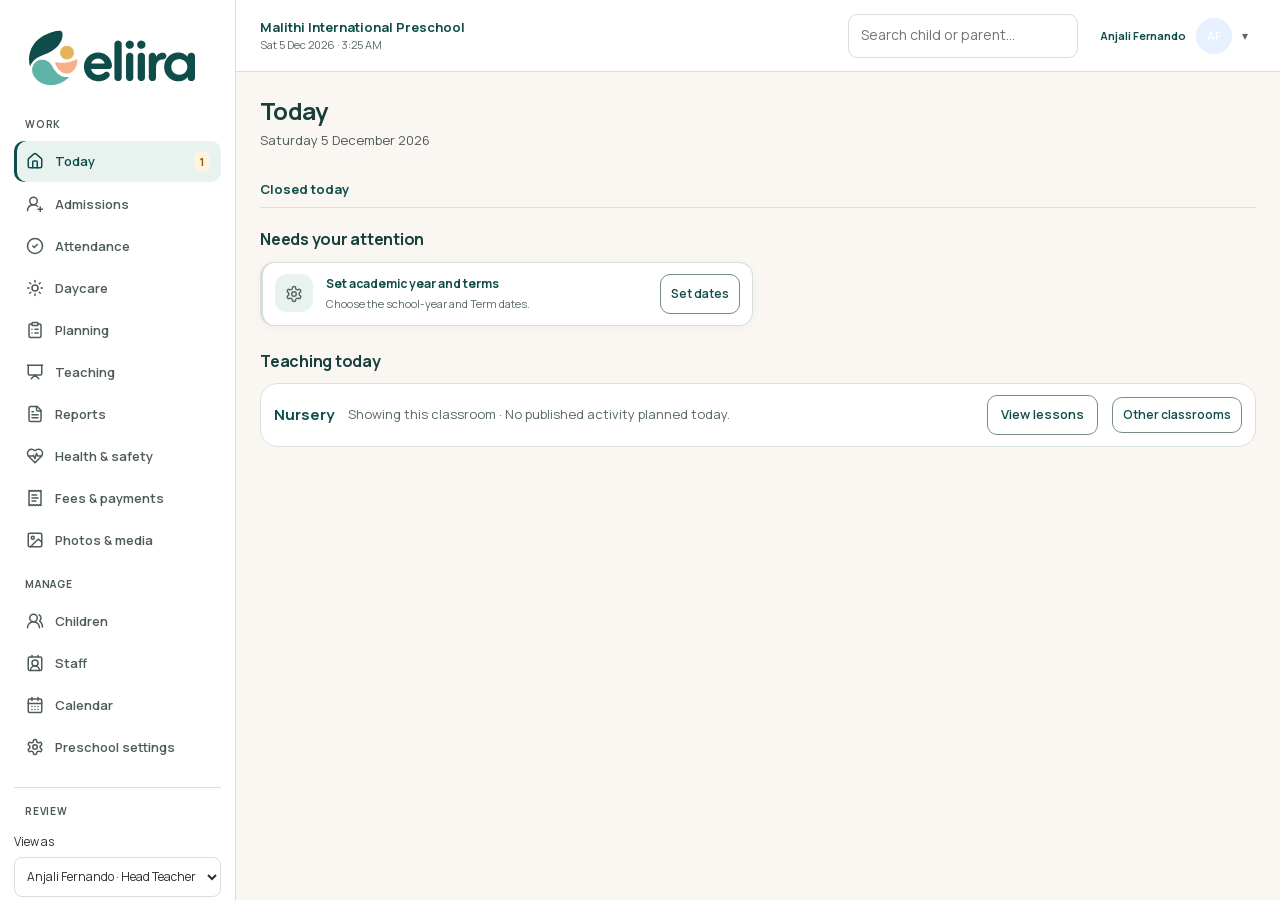
<file: index.html>
<!DOCTYPE html>
<html lang="en">
<head>
<meta charset="utf-8" />
<meta name="viewport" content="width=device-width, initial-scale=1" />
<meta http-equiv="Cache-Control" content="no-cache, no-store, must-revalidate" />
<meta http-equiv="Pragma" content="no-cache" />
<meta http-equiv="Expires" content="0" />
<script>
(function(){
  const currentBuild='cb0fde0515f6';
  fetch('version.json?t='+Date.now(),{cache:'no-store'})
    .then(function(r){if(!r.ok) throw new Error('version check failed'); return r.json();})
    .then(function(v){
      if(!v || !v.assetVersion || v.assetVersion===currentBuild) return;
      const u=new URL(window.location.href);
      u.searchParams.set('build',v.assetVersion);
      u.searchParams.set('_',Date.now().toString());
      window.location.replace(u.toString());
    })
    .catch(function(){});
})();
</script>
<title>Eliira — Product Prototype</title>
<link rel="icon" type="image/svg+xml" href="assets/brand/eliira-favicon.svg?v=cb0fde0515f6">
<link rel="preload" href="assets/fonts/manrope-v20-latin-400-700.woff2?v=cb0fde0515f6" as="font" type="font/woff2" crossorigin>
<link rel="stylesheet" href="styles.css?v=cb0fde0515f6">
</head>
<body>
<div id="root"><main id="app-load-status" role="status" style="min-height:100vh;display:grid;place-items:center;padding:24px;background:#f4f8f8;color:#123f42;font:16px/1.5 sans-serif"><div style="width:min(100%,420px);padding:24px;border:1px solid #cbdedc;border-radius:16px;background:white"><strong>Eliira</strong><h1 style="font-size:22px">Opening Eliira…</h1></div></main></div>
<div id="overlay"></div>

<style>
.prototype-persona{display:flex;align-items:center;gap:8px;min-width:0}.prototype-persona span{font-size:8px;text-transform:uppercase;letter-spacing:.45px;color:#5f7280;font-weight:850}.prototype-persona select{border:1px solid var(--line);border-radius:9px;padding:6px 8px;background:#fff;color:var(--navy);font-size:10px;font-weight:750}.review-harness{margin:14px 24px 0;padding:9px 12px;border:1px dashed #bfd6e2;background:#f5fbfd;border-radius:11px;display:flex;gap:10px;align-items:center;flex-wrap:wrap;color:#5f7280;font-size:9px}.review-harness strong{color:var(--navy);font-size:10px}.timeline{border-left:2px solid #cbd8df;margin:14px 0 0 9px;padding-left:18px}.timeline-item{position:relative;margin-bottom:16px}.timeline-item:before{content:"";position:absolute;width:9px;height:9px;border-radius:50%;background:var(--navy);left:-24px;top:3px}.timeline-item b{font-size:11px;color:var(--navy)}.timeline-item div{font-size:9px;color:var(--muted);margin-top:3px;line-height:1.45}.empty{padding:14px;border:1px dashed var(--line);border-radius:10px;color:var(--muted);font-size:10px;background:#fafcfd}.money{font-size:26px;font-weight:900;color:var(--navy);letter-spacing:-.4px}.prototype-note{font-size:9px;color:var(--muted)}.text-link{border:0;background:transparent;padding:0;color:var(--navy);font:inherit;font-weight:800;text-decoration:underline;text-underline-offset:2px;cursor:pointer}.text-link:hover{color:var(--blue)}
.prototype-review-date{display:flex;align-items:center;gap:6px;min-width:0;font-size:10px;font-weight:750;color:var(--navy)}.prototype-review-date select{max-width:190px;min-height:30px;border:1px solid #bfd6e2;border-radius:8px;padding:4px 7px;background:#fff;color:var(--navy);font:inherit;cursor:pointer}
@media(max-width:780px){.review-harness{margin:8px 12px 0;padding:8px 10px}.review-harness>span{display:none}.prototype-persona span{display:none}.prototype-persona select{max-width:150px}.search{display:none}.case-layout{display:flex!important;flex-direction:column}.case-workspace{order:1}.case-list{order:2;max-height:220px;overflow:auto}.topbar{gap:8px}.week-board{display:block!important}.tabs{scrollbar-width:thin}.tab{flex:0 0 auto}.drawer .modal-body{padding-bottom:90px}}
@media(max-width:780px){.review-harness strong{display:none}.prototype-review-date{gap:4px}.prototype-review-date select{box-sizing:border-box;width:135px;max-width:135px}.review-harness .prototype-persona select{box-sizing:border-box;width:95px;max-width:95px}}
</style>
<script src="app.js?v=cb0fde0515f6"></script>
<script>
(function(){
  var root=document.getElementById('root');
  if(!root||root.textContent.trim()&&!document.getElementById('app-load-status'))return;
  root.innerHTML='<main role="alert" style="min-height:100vh;display:grid;place-items:center;padding:24px;background:#f4f8f8;color:#123f42;font:16px/1.5 sans-serif"><div style="width:min(100%,420px);padding:24px;border:1px solid #cbdedc;border-radius:16px;background:white"><strong>Eliira</strong><h1 style="font-size:22px">Eliira could not open</h1><p>Check your connection and try again. Saved information on this device has not been cleared.</p><button type="button" onclick="location.reload()" style="min-height:44px;padding:10px 18px;border:0;border-radius:8px;background:#0d514d;color:white;font:inherit">Try again</button></div></main>';
})();
</script>
</body>
</html>
</file>
<file: styles.css>
:root{
  --navy:#153650; --navy-2:#244d6d; --ink:#223342; --muted:#6f7f8d; --line:#dce5eb;
  --bg:#f4f7f9; --panel:#ffffff; --sky:#eaf8fc; --sky-ink:#1b7188; --lime:#eef7dc;
  --lime-ink:#4f6f1f; --amber:#fff5df; --amber-ink:#875c13; --red:#fceded; --red-ink:#9a4040;
  --purple:#f1efff; --purple-ink:#5849ba; --shadow:0 18px 48px rgba(21,54,80,.10);
  --shadow-sm:0 4px 16px rgba(21,54,80,.07); --radius:16px;
}
*{box-sizing:border-box} html,body{margin:0;min-height:100%;font-family:Inter,ui-sans-serif,system-ui,-apple-system,BlinkMacSystemFont,"Segoe UI",sans-serif;color:var(--ink);background:var(--bg)}
button,input,select,textarea{font:inherit} button{cursor:pointer} button:disabled{cursor:not-allowed;opacity:.5}
button:focus-visible,input:focus-visible,select:focus-visible,textarea:focus-visible{outline:3px solid rgba(59,184,219,.22);outline-offset:2px}
.hidden{display:none!important}.app{min-height:100vh;display:grid;grid-template-columns:236px minmax(0,1fr)}
.sidebar{background:linear-gradient(180deg,#14344d 0%,#112d43 100%);color:#fff;padding:22px 14px;position:sticky;top:0;height:100vh;overflow-y:auto}
.brand{display:flex;gap:11px;align-items:center;padding:4px 10px 20px}.brandmark{width:40px;height:40px;border-radius:12px;display:grid;place-items:center;background:#fff;color:var(--navy);font-weight:900}.brand h1{font-size:17px;margin:0}.brand small{display:block;color:#b7c8d4;margin-top:2px;font-size:10px;line-height:1.35}
.nav-group{margin:8px 0 17px}.nav-label{font-size:9px;text-transform:uppercase;letter-spacing:.8px;color:#8fa9ba;font-weight:800;padding:0 11px 7px}.nav-item{width:100%;border:0;background:transparent;color:#dce7ee;padding:10px 11px;border-radius:10px;display:flex;align-items:center;gap:10px;font-size:12px;font-weight:700;text-align:left;margin:2px 0}.nav-item:hover,.nav-item.active{background:#254d6d;color:#fff}.nav-item .ico{width:20px;text-align:center;font-size:15px}.nav-badge{margin-left:auto;background:#e2a33a;color:#1e2d38;border-radius:999px;font-size:9px;font-weight:900;padding:3px 6px}
.main{min-width:0}.topbar{height:72px;background:rgba(255,255,255,.93);backdrop-filter:blur(10px);border-bottom:1px solid var(--line);display:flex;align-items:center;padding:0 24px;gap:14px;position:sticky;top:0;z-index:20}.tenant{min-width:0}.tenant b{display:block;color:var(--navy);font-size:13px;white-space:nowrap;overflow:hidden;text-overflow:ellipsis}.tenant span{font-size:10px;color:var(--muted)}.top-spacer{flex:1}.search{border:1px solid var(--line);background:#f8fafb;border-radius:10px;padding:9px 12px;width:230px;color:var(--ink)}.avatar{width:34px;height:34px;border-radius:50%;background:var(--navy);display:grid;place-items:center;color:#fff;font-size:11px;font-weight:900}.user-meta{text-align:right}.user-meta b{display:block;font-size:11px;color:var(--navy)}.user-meta span{font-size:9px;color:var(--muted)}
.mobile-head{display:none}.content{padding:24px;max-width:1500px;margin:0 auto}.page-head{display:flex;gap:18px;align-items:flex-start;margin-bottom:20px}.page-head .left{min-width:0}.eyebrow{text-transform:uppercase;letter-spacing:.75px;font-size:9px;font-weight:900;color:#2184a0}.page-head h2{font-size:25px;color:var(--navy);margin:5px 0 5px;letter-spacing:-.35px}.page-head p{margin:0;color:var(--muted);font-size:12px;line-height:1.5}.page-actions{margin-left:auto;display:flex;gap:8px;flex-wrap:wrap}
.btn{border:1px solid transparent;border-radius:10px;padding:9px 13px;font-weight:800;font-size:11px;display:inline-flex;align-items:center;justify-content:center;gap:7px;min-height:36px}.btn.primary{background:var(--navy);color:#fff}.btn.secondary{background:#fff;border-color:var(--line);color:var(--navy)}.btn.ghost{background:transparent;border-color:transparent;color:var(--navy)}.btn.success{background:#a9d943;color:#1c3340}.btn.danger{background:#c95555;color:#fff}.btn.warn{background:#e5aa45;color:#25333d}.btn.sm{padding:7px 10px;min-height:31px;font-size:10px}.btn:hover{filter:brightness(.98)}
.grid{display:grid;grid-template-columns:repeat(12,minmax(0,1fr));gap:14px}.grid>*{min-width:0}.span-12{grid-column:span 12}.span-8{grid-column:span 8}.span-7{grid-column:span 7}.span-6{grid-column:span 6}.span-5{grid-column:span 5}.span-4{grid-column:span 4}.span-3{grid-column:span 3}
.card{background:var(--panel);border:1px solid var(--line);border-radius:var(--radius);box-shadow:var(--shadow-sm);padding:16px}.card.flat{box-shadow:none}.card h3{font-size:13px;color:var(--navy);margin:0 0 7px}.card h4{font-size:11px;color:var(--navy);margin:0 0 6px}.card p{font-size:11px;color:var(--muted);line-height:1.55;margin:0}.card-header{display:flex;align-items:flex-start;gap:10px;margin-bottom:12px}.card-header .grow{flex:1;min-width:0}.section-title{font-size:14px;color:var(--navy);font-weight:900;margin:24px 0 10px}.section-sub{font-size:10px;color:var(--muted);font-weight:600;margin-left:6px}.soft-blue{background:var(--sky);border-color:#cfeaf2}.soft-lime{background:var(--lime);border-color:#d8e7b7}.soft-amber{background:var(--amber);border-color:#f1dab0}.soft-red{background:var(--red);border-color:#f0caca}.soft-purple{background:var(--purple);border-color:#dad5ff}
.metric-row{display:grid;grid-template-columns:repeat(4,1fr);gap:10px}.metric{background:#fff;border:1px solid var(--line);border-radius:14px;padding:14px}.metric strong{display:block;font-size:22px;color:var(--navy);letter-spacing:-.4px}.metric span{font-size:9px;color:var(--muted);text-transform:uppercase;letter-spacing:.45px;font-weight:800}.metric small{display:block;font-size:9px;color:var(--muted);margin-top:4px}
.badge{display:inline-flex;align-items:center;gap:5px;border-radius:999px;padding:4px 7px;font-size:9px;font-weight:900;white-space:nowrap}.b-blue{background:var(--sky);color:var(--sky-ink)}.b-green{background:var(--lime);color:var(--lime-ink)}.b-amber{background:var(--amber);color:var(--amber-ink)}.b-red{background:var(--red);color:var(--red-ink)}.b-purple{background:var(--purple);color:var(--purple-ink)}.b-grey{background:#edf1f4;color:#647582}
.prov{display:inline-flex;border-radius:999px;padding:3px 6px;font-size:8px;font-weight:900;vertical-align:middle}.prov.parent{background:#eeeaff;color:#5a46c8}.prov.staff{background:#eaf8fc;color:#1b7188}.prov.reused{background:#eff7dd;color:#50721e}.prov.derived{background:#fff3dc;color:#8b5b0d}
.notice{padding:10px 12px;border-radius:11px;font-size:10px;line-height:1.5;margin:10px 0;border:1px solid transparent}.notice.info{background:var(--sky);border-color:#d5edf4}.notice.ok{background:var(--lime);border-color:#dceabf}.notice.warn{background:var(--amber);border-color:#f1dcb4}.notice.bad{background:var(--red);border-color:#efcece}
.eliira-feedback{position:fixed;left:50%;bottom:24px;transform:translateX(-50%);z-index:120;max-width:calc(100vw - 32px);padding:11px 16px;border-radius:11px;background:#203e35;color:#fff;box-shadow:0 8px 24px rgba(16,24,40,.2);font-size:13px;font-weight:600;text-align:center}.eliira-feedback[hidden]{display:none}@media(max-width:760px){.eliira-feedback{bottom:82px}}
.tabs{display:flex;gap:6px;border-bottom:1px solid var(--line);margin-bottom:14px;overflow-x:auto}.tab{border:0;background:transparent;padding:10px 12px;color:var(--muted);font-size:10px;font-weight:800;border-bottom:2px solid transparent;white-space:nowrap}.tab.active{color:var(--navy);border-bottom-color:#3bb8db}.chips{display:flex;gap:7px;flex-wrap:wrap}.chip{border:1px solid var(--line);background:#fff;border-radius:999px;padding:6px 9px;font-size:9px;font-weight:800;color:var(--navy)}.chip.active{background:var(--navy);color:#fff;border-color:var(--navy)}
.table-wrap{overflow:auto;border:1px solid var(--line);border-radius:13px;background:#fff}.table{width:100%;border-collapse:collapse;font-size:10px}.table th{background:#f7f9fa;color:#748491;text-align:left;padding:9px 11px;text-transform:uppercase;font-size:8px;letter-spacing:.4px}.table td{padding:10px 11px;border-top:1px solid var(--line);vertical-align:middle}.table tbody tr.clickable:hover{background:#f8fbfc;cursor:pointer}.table .name{font-weight:850;color:var(--navy);font-size:11px}.table .sub{font-size:9px;color:var(--muted);margin-top:2px}.num{text-align:right}
.case-layout{display:grid;grid-template-columns:310px minmax(0,1fr);gap:14px}.case-list{background:#fff;border:1px solid var(--line);border-radius:16px;overflow:hidden;align-self:start;position:sticky;top:92px}.case-search{padding:12px;border-bottom:1px solid var(--line)}.case-search input{width:100%;border:1px solid var(--line);border-radius:9px;padding:8px 10px;font-size:10px}.case-item{padding:12px;border-bottom:1px solid var(--line);cursor:pointer}.case-item:last-child{border-bottom:0}.case-item:hover,.case-item.active{background:#f4fafc}.case-item .top{display:flex;align-items:center;gap:8px}.case-item .top strong{font-size:11px;color:var(--navy)}.case-item .meta{font-size:9px;color:var(--muted);margin-top:4px;line-height:1.4}.case-workspace{min-width:0}.case-hero{background:#fff;border:1px solid var(--line);border-radius:17px;padding:17px;box-shadow:var(--shadow-sm);margin-bottom:12px}.case-hero-row{display:flex;gap:12px;align-items:flex-start}.case-avatar{width:46px;height:46px;border-radius:14px;background:#eaf8fc;color:var(--navy);display:grid;place-items:center;font-size:15px;font-weight:900}.case-title{flex:1;min-width:0}.case-tit
le h2{font-size:18px;margin:0;color:var(--navy)}.case-title p{font-size:10px;color:var(--muted);margin:4px 0 0}.case-status{display:flex;gap:7px;align-items:center;flex-wrap:wrap}.journey{display:flex;align-items:center;gap:0;margin-top:15px;overflow-x:auto;padding-bottom:2px}.journey-step{display:flex;align-items:center;min-width:max-content;font-size:8px;font-weight:850;color:#85939d}.journey-step:after{content:"";width:24px;height:1px;background:#ccd8df;margin:0 4px}.journey-step:last-child:after{display:none}.journey-step .dot{width:20px;height:20px;border-radius:50%;border:1px solid var(--line);display:grid;place-items:center;margin-right:5px;background:#fff}.journey-step.done{color:#526d2b}.journey-step.done .dot{background:var(--lime);border-color:#cfe3a6}.journey-step.current{color:var(--navy)}.journey-step.current .dot{background:var(--navy);color:#fff;border-color:var(--navy)}
.action-card{border:1px solid #cfe6ee;background:linear-gradient(135deg,#f4fbfd 0%,#fff 65%);border-radius:15px;padding:15px;display:flex;align-items:center;gap:13px}.action-card .icon{width:38px;height:38px;border-radius:12px;background:#dff3f8;display:grid;place-items:center}.action-card .grow{flex:1}.action-card strong{display:block;color:var(--navy);font-size:12px}.action-card span{font-size:9px;color:var(--muted);display:block;margin-top:3px}.action-card.warning{border-color:#efd59d;background:linear-gradient(135deg,#fff9eb,#fff)}.action-card.warning .icon{background:#ffefca}
.timeline{position:relative;padding-left:18px}.timeline:before{content:"";position:absolute;left:5px;top:4px;bottom:4px;width:1px;background:#d5e0e6}.timeline-item{position:relative;padding:0 0 13px}.timeline-item:before{content:"";position:absolute;left:-16px;top:4px;width:7px;height:7px;border-radius:50%;background:#244d6d}.timeline-item strong{font-size:10px;color:var(--navy)}.timeline-item div{font-size:9px;color:var(--muted);margin-top:2px;line-height:1.45}
.kv{display:grid;grid-template-columns:150px 1fr;gap:10px;padding:8px 0;border-bottom:1px solid var(--line);font-size:10px}.kv:last-child{border-bottom:0}.kv .k{color:var(--muted);font-weight:700}.kv .v{color:var(--ink)}
.field{margin:10px 0}.field label{display:block;font-size:9px;color:var(--muted);font-weight:800;margin-bottom:5px}.field input,.field select,.field textarea{width:100%;border:1px solid var(--line);border-radius:9px;padding:9px 10px;background:#fff;color:var(--ink);font-size:10px}.field textarea{min-height:72px;resize:vertical}.form-grid{display:grid;grid-template-columns:repeat(2,1fr);gap:0 12px}.check-row{display:flex;gap:8px;align-items:flex-start;font-size:10px;margin:8px 0}.check-row input{margin-top:2px}.money{font-size:24px;font-weight:900;color:var(--navy);letter-spacing:-.5px}.money-row{display:flex;justify-content:space-between;align-items:flex-end;gap:12px}.progress{height:8px;background:#e9eef2;border-radius:999px;overflow:hidden}.progress > span{display:block;height:100%;background:#a8d943;border-radius:999px}
.week-toolbar{display:flex;align-items:center;gap:8px;flex-wrap:wrap;background:#fff;border:1px solid var(--line);border-radius:14px;padding:11px;margin-bottom:12px}.week-toolbar .spacer{flex:1}.select-mini{border:1px solid var(--line);border-radius:9px;padding:7px 9px;background:#fff;font-size:10px;color:var(--navy);font-weight:750}
.lesson-layout{display:grid;grid-template-columns:290px minmax(0,1fr);gap:14px}.focus-panel{background:#fff;border:1px solid var(--line);border-radius:16px;padding:14px;align-self:start;position:sticky;top:92px}.focus-panel h3{font-size:12px;margin:0;color:var(--navy)}.focus-item{border:1px solid var(--line);border-radius:11px;padding:10px;margin-top:9px}.focus-item strong{display:block;font-size:10px;color:var(--navy);line-height:1.35}.focus-item small{display:block;font-size:8px;color:var(--muted);margin-top:4px}.week-board{display:grid;grid-template-columns:repeat(5,minmax(145px,1fr));gap:9px;overflow-x:auto;padding-bottom:8px}.day-col{background:#f8fafb;border:1px solid var(--line);border-radius:13px;padding:9px;min-height:380px}.day-head{display:flex;align-items:flex-start;gap:7px;margin-bottom:8px}.day-head strong{font-size:10px;color:var(--navy)}.day-head span{font-size:8px;color:var(--muted);display:block;margin-top:1px}.lesson-card{background:#fff;border:1px solid var(--line);border-radius:11px;padding:10px;margin-bottom:8px;box-shadow:0 2px 7px rgba(21,54,80,.04)}.lesson-card .title{font-size:10px;font-weight:850;color:var(--navy);line-height:1.35}.lesson-card .meta{font-size:8px;color:var(--muted);margin-top:4px;line-height:1.4}.lesson-card .actions{display:flex;gap:4px;margin-top:8px;flex-wrap:wrap}.mini-link{border:0;background:transparent;color:#1d7790;font-size:8px;font-weight:850;padding:0}.add-slot{border:1px dashed #bfced7;border-radius:10px;padding:9px;text-align:center;color:#70828e;font-size:9px;font-weight:800;cursor:pointer;background:#fff}.add-slot:hover{background:#f5fafc}
.teacher-today{max-width:780px;margin:0 auto}.today-lesson{background:#fff;border:1px solid var(--line);border-radius:18px;padding:18px;box-shadow:var(--shadow-sm);margin-bottom:13px}.today-lesson .time{font-size:9px;color:var(--muted);font-weight:800}.today-lesson h3{font-size:18px;color:var(--navy);margin:5px 0 5px}.materials{display:flex;gap:6px;flex-wrap:wrap;margin-top:9px}.material{background:#f2f5f7;border-radius:999px;padding:5px 8px;font-size:8px;color:#5d6d78;font-weight:750}.delivery{display:grid;grid-template-columns:repeat(3,1fr);gap:7px;margin-top:14px}.delivery button{border:1px solid var(--line);background:#fff;border-radius:10px;padding:10px 6px;font-size:9px;font-weight:850;color:var(--navy)}.delivery button:hover,.delivery button.active{background:var(--navy);color:#fff;border-color:var(--navy)}
.evidence-chain{display:grid;grid-template-columns:repeat(6,1fr);gap:7px;align-items:center}.chain-node{background:#fff;border:1px solid var(--line);border-radius:10px;padding:9px;text-align:center;font-size:8px;font-weight:800;color:var(--navy);min-height:48px;display:grid;place-items:center}.chain-arrow{text-align:center;color:#93a4af;font-weight:900}
.child-row{display:grid;grid-template-columns:minmax(150px,1.5fr) 1fr 1fr auto;gap:10px;align-items:center;border-top:1px solid var(--line);padding:10px 0;font-size:10px}.child-row:first-child{border-top:0}.child-row strong{color:var(--navy)}
.media-grid{display:grid;grid-template-columns:repeat(3,1fr);gap:10px}.media-card{background:#fff;border:1px solid var(--line);border-radius:13px;overflow:hidden}.media-thumb{height:120px;background:linear-gradient(135deg,#e9f7fb,#f4f8e8);display:grid;place-items:center;color:#5f7989;font-size:28px}.media-body{padding:10px}.media-body strong{display:block;font-size:10px;color:var(--navy)}.media-body span{display:block;font-size:8px;color:var(--muted);margin-top:3px}.media-actions{display:flex;gap:5px;margin-top:9px;flex-wrap:wrap}
.drawer-backdrop,.modal-backdrop{position:fixed;inset:0;background:rgba(15,34,48,.42);z-index:80}.drawer{position:fixed;right:0;top:0;bottom:0;width:min(520px,95vw);background:#fff;z-index:90;box-shadow:-20px 0 50px rgba(12,33,48,.18);display:flex;flex-direction:column}.drawer-head{padding:17px;border-bottom:1px solid var(--line);display:flex;gap:10px;align-items:flex-start}.drawer-head .grow{flex:1}.drawer-head h3{margin:0;color:var(--navy);font-size:15px}.drawer-head p{font-size:9px;color:var(--muted);margin:3px 0 0}.drawer-body{padding:17px;overflow:auto;flex:1}.drawer-foot{padding:13px 17px;border-top:1px solid var(--line);display:flex;justify-content:flex-end;gap:8px}.modal{position:fixed;left:50%;top:50%;transform:translate(-50%,-50%);width:min(620px,calc(100vw - 26px));max-height:90vh;overflow:auto;background:#fff;border-radius:18px;z-index:95;box-shadow:0 30px 80px rgba(12,33,48,.26)}.modal-head{padding:17px;border-bottom:1px solid var(--line);display:flex;gap:10px}.modal-head .grow{flex:1}.modal-head h3{font-size:15px;color:var(--navy);margin:0}.modal-head p{font-size:9px;color:var(--muted);margin:3px 0 0}.modal-body{padding:17px}.modal-foot{padding:13px 17px;border-top:1px solid var(--line);display:flex;justify-content:flex-end;gap:8px}.icon-btn{width:32px;height:32px;border:1px solid var(--line);background:#fff;border-radius:9px;display:grid;place-items:center;color:var(--navy);font-weight:900}
/* Shared drawers render modal-* sections. Keep their actions outside the independently scrolling form. */
.drawer>.modal-head,.drawer>.modal-foot{flex-shrink:0}
.drawer>.modal-body{flex:1;min-height:0;overflow:auto}
.parent-view{min-height:100vh;background:#eef3f6;padding:28px 14px}.parent-card{max-width:680px;margin:0 auto;background:#fff;border:1px solid var(--line);border-radius:20px;overflow:hidden;box-shadow:var(--shadow)}.parent-brand{background:var(--navy);color:#fff;padding:20px}.parent-brand strong{font-size:15px}.parent-brand p{font-size:10px;color:#c6d5df;margin:4px 0 0}.parent-content{padding:20px}.stepper{display:flex;gap:6px;margin:0 0 15px}.stepper span{height:5px;background:#e6ecef;border-radius:999px;flex:1}.stepper span.active,.stepper span.done{background:#3bb8db}.parent-foot{display:flex;justify-content:space-between;gap:
8px;margin-top:18px;padding-top:14px;border-top:1px solid var(--line)}
.empty{padding:32px;text-align:center;color:var(--muted);font-size:10px}.mobile-nav{display:none}
@media(max-width:1100px){.metric-row{grid-template-columns:repeat(2,1fr)}.case-layout{grid-template-columns:260px minmax(0,1fr)}.lesson-layout{grid-template-columns:240px minmax(0,1fr)}.media-grid{grid-template-columns:repeat(2,1fr)}}
@media(max-width:820px){.app{display:block}.sidebar{display:none}.topbar{height:64px;padding:0 13px}.topbar .search,.user-meta{display:none}.mobile-head{display:flex;align-items:center;gap:10px}.mobile-head .brandmark{width:34px;height:34px}.tenant{display:none}.content{padding:15px 12px 82px}.page-head{display:block}.page-actions{margin:12px 0 0}.page-head h2{font-size:22px}.grid{grid-template-columns:1fr}.span-12,.span-8,.span-7,.span-6,.span-5,.span-4,.span-3{grid-column:span 1}.metric-row{grid-template-columns:repeat(2,1fr)}.case-layout,.lesson-layout{display:block}.case-list,.focus-panel{position:static;margin-bottom:12px}.case-list{max-height:260px;overflow:auto}.form-grid{grid-template-columns:1fr}.week-board{display:block;overflow:visible}.day-col{min-height:auto;margin-bottom:9px}.media-grid{grid-template-columns:1fr}.kv{grid-template-columns:1fr;gap:3px}.evidence-chain{grid-template-columns:1fr 20px 1fr}.evidence-chain .hide-chain-mobile{display:none}.delivery{grid-template-columns:repeat(3,1fr)}.mobile-nav{position:fixed;left:0;right:0;bottom:0;height:66px;background:#fff;border-top:1px solid var(--line);z-index:50;display:grid;grid-template-columns:repeat(5,1fr);padding:5px 4px}.mobile-nav button{border:0;background:transparent;color:#6e7f8b;font-size:8px;font-weight:800;border-radius:8px;padding:5px}.mobile-nav button.active{color:var(--navy);background:#eef6f9}.mobile-nav .mi{display:block;font-size:17px;margin-bottom:1px}.action-card{align-items:flex-start}.action-card .btn{margin-left:auto}.case-hero-row{flex-wrap:wrap}.case-status{width:100%}.journey{margin-top:12px}.table{min-width:680px}.table-wrap{overflow-x:auto}.parent-view{padding:10px}.parent-content{padding:15px}.parent-brand{padding:17px}.drawer{width:100vw}.child-row{grid-template-columns:1fr auto}.child-row .hide-mobile{display:none}}

@media(max-width:820px){.topbar.review-date-header .tenant{display:block;flex:1}.topbar.review-date-header .top-spacer{display:none}}

/* Owner-approved visual month Calendar */
.calendar-card{padding:0;overflow:hidden}
.calendar-toolbar{display:flex;align-items:center;gap:16px;padding:16px 18px;border-bottom:1px solid var(--line);background:#fff}
.calendar-toolbar>div:first-child{min-width:0;flex:1}
.calendar-toolbar h3{font-size:20px;margin:3px 0 4px;color:var(--navy)}
.calendar-toolbar p{font-size:10px;color:var(--muted);margin:0}
.calendar-nav-actions{display:flex;gap:7px;flex-wrap:wrap;justify-content:flex-end}
.calendar-weekdays,.calendar-month-grid{display:grid;grid-template-columns:repeat(7,minmax(0,1fr))}
.calendar-weekdays{background:#f7f9fa;border-bottom:1px solid var(--line)}
.calendar-weekdays>div{padding:9px 8px;text-align:center;font-size:9px;font-weight:900;color:var(--muted);text-transform:uppercase;letter-spacing:.35px}
.cal-day{appearance:none;border:0;border-right:1px solid var(--line);border-bottom:1px solid var(--line);background:#fff;min-width:0;min-height:118px;padding:9px;text-align:left;color:var(--ink);display:flex;flex-direction:column;gap:6px;overflow:hidden}
.cal-day:nth-child(7n){border-right:0}
.cal-day:hover{background:#f8fbfc}
.cal-day.outside{background:#fafbfc;color:#8e9aa4}
.cal-day.outside>*{opacity:.58}
.cal-day.today{box-shadow:inset 0 0 0 2px #3bb8db;background:#f7fcfe}
.cal-day-top{display:flex;align-items:center;gap:6px;min-width:0}
.cal-day-number{font-size:12px;font-weight:900;color:var(--navy)}
.cal-today-label{font-size:8px;font-weight:900;color:var(--sky-ink);background:var(--sky);border-radius:999px;padding:2px 5px}
.cal-status{display:block;max-width:100%;border-radius:7px;padding:4px 6px;font-size:8px;font-weight:900;white-space:nowrap;overflow:hidden;text-overflow:ellipsis}
.cal-status.green{background:var(--lime);color:var(--lime-ink)}
.cal-status.amber{background:var(--amber);color:var(--amber-ink)}
.cal-status.red{background:var(--red);color:var(--red-ink)}
.cal-status.grey{background:#edf1f4;color:#647582}
.cal-status-short{display:none}
.cal-context{display:flex;flex-direction:column;gap:3px;min-width:0}
.cal-context-item{display:flex;align-items:center;gap:4px;min-width:0;font-size:8px;line-height:1.25}
.cal-context-item.event{color:var(--sky-ink)}
.cal-context-item.holiday{color:var(--purple-ink)}
.cal-context-item.birthday{color:var(--lime-ink)}
.cal-context-text{white-space:nowrap;overflow:hidden;text-overflow:ellipsis}
.cal-context-more{font-size:8px;color:var(--muted);font-weight:800}
.calendar-legend{display:flex;gap:14px;flex-wrap:wrap;padding:10px 16px 13px;font-size:9px;color:var(--muted);background:#fff}
.calendar-legend span{display:inline-flex;align-items:center;gap:5px}
.legend-dot{width:7px;height:7px;border-radius:50%;display:inline-block}
.legend-dot.operating{background:var(--lime-ink)}
.legend-dot.event{background:var(--sky-ink)}
.legend-dot.holiday{background:var(--purple-ink)}
.calendar-operating-summary{display:flex;align-items:center;gap:9px;margin:10px 0}
.calendar-operating-summary>span:last-child{font-size:10px;color:var(--muted)}
.calendar-detail-row{display:grid;grid-template-columns:auto minmax(0,1fr);gap:10px;align-items:start;padding:9px 0;border-bottom:1px solid var(--line)}
.calendar-detail-row:last-child{border-bottom:0}
.calendar-detail-row strong{font-size:11px;color:var(--navy)}
.calendar-detail-row .sub{font-size:9px;color:var(--muted);margin-top:3px;line-height:1.4}
.calendar-history{display:flex;flex-direction:column;gap:2px;padding:8px 0;border-bottom:1px solid var(--line)}
.calendar-history strong{font-size:10px;color:var(--navy)}
.calendar-history span{font-size:9px;color:var(--muted)}

@media(max-width:760px){
  .calendar-toolbar{align-items:flex-start;flex-direction:column;padding:13px}
  .calendar-nav-actions{width:100%;justify-content:stretch}
  .calendar-nav-actions .btn{flex:1;min-width:0;padding-left:7px;padding-right:7px}
  .calendar-weekdays>div{padding:7px 2px;font-size:8px}
  .cal-day{min-height:76px;padding:5px 3px;gap:4px}
  .cal-day-number{font-size:10px}
  .cal-today-label{display:none}
  .cal-status{padding:3px 2px;text-align:center;font-size:7px;border-radius:5px;white-space:normal}
  .cal-status-full{display:none}
  .cal-status-short{display:inline}
  .cal-context{flex-direction:row;gap:3px;align-items:center;flex-wrap:wrap}
  .cal-context-item{font-size:8px;gap:0}
  .cal-context-text{display:none}
  .cal-context-more{font-size:7px}
  .calendar-legend{padding:9px 11px;gap:9px;font-size:8px}
}
@media(max-width:420px){
  .cal-day{min-height:70px}
  .calendar-nav-actions .btn{font-size:9px}
}

.cal-context-item.tour{color:var(--sky-ink)}
.cal-context-item.guardian-birthday{color:var(--lime-ink)}
.legend-dot.tour{background:var(--sky-ink)}
/* Calendar class-audience controls — compact, aligned and teacher-readable. */
#evt_classes_panel .field{margin-bottom:6px}
#evt_classes_panel .check-row{display:flex;align-items:center;gap:8px;margin:6px 0;font-size:10px;color:var(--ink);font-weight:700}
#evt_classes_panel .check-row input[type="checkbox"]{width:16px;height:16px;flex:0 0 16px;margin:0;padding:0}
#evt_classes_panel .sub{font-size:9px;line-height:1.4;color:var(--muted);margin-top:7px}

.account-area{position:relative;display:flex;align-items:center}.account-trigger{display:flex;align-items:center;gap:10px;border:0;background:transparent;padding:6px 8px;border-radius:12px;cursor:pointer;text-align:right;color:inherit}.account-trigger:hover,.account-trigger:focus-visible{background:var(--surface-2,#f5f7fa);outline:none}.account-trigger .user-meta{display:flex;flex-direction:column;line-height:1.2}.account-trigger .user-meta span{font-size:12px;color:var(--muted,#667085);max-width:360px}.account-trigger .avatar{display:flex;align-items:center;justify-content:center;width:36px;height:36px;border-radius:50%;background:var(--primary-soft,#e7f0ff);font-weight:700;flex:0 0 auto}.account-caret{font-size:12px;color:var(--muted,#667085)}.account-menu{position:absolute;right:0;top:calc(100% + 8px);z-index:80;min-width:250px;padding:8px;background:#fff;border:1px solid var(--border,#e4e7ec);border-radius:14px;box-shadow:0 12px 32px rgba(16,24,40,.14)}.account-menu button{display:flex;flex-direction:column;width:100%;gap:2px;border:0;background:transparent;padding:10px 12px;border-radius:9px;text-align:left;cursor:pointer;color:inherit}.account-menu button:hover,.account-menu button:focus-visible{background:var(--surface-2,#f5f7fa);outline:none}.account-menu button span{font-size:12px;color:var(--muted,#667085)}.mono-code{font-family:ui-monospace,SFMono-Regular,Menlo,Monaco,Consolas,monospace;letter-spacing:.06em}.field small{display:block;margin-top:5px;color:var(--muted,#667085);font-size:12px}.auth-screen{min-height:100vh;display:flex;flex-direction:column;align-items:center;justify-content:center;padding:24px;background:#f7f8fa}.auth-brand{display:flex;align-items:center;gap:12px;margin-bottom:18px}.auth-brand h1{margin:0;font-size:22px}.auth-brand span{font-size:13px;color:var(--muted,#667085)}.auth-card{width:min(100%,430px);background:#fff;border:1px solid var(--border,#e4e7ec);border-radius:18px;padding:24px;box-shadow:0 10px 30px rgba(16,24,40,.08)}.auth-card h2{margin:4px 0 8px}.auth-card>p{margin:0 0 18px;color:var(--muted,#667085)}.auth-card>.btn{margin-right:8px;margin-top:8px}.auth-actions{display:flex;align-items:center;justify-content:space-between;gap:10px;margin-top:12px}.auth-foot{margin-top:14px;font-size:11px;color:var(--muted,#98a2b3)}

/* Owner-review refinement: keep the top bar compact and put access details in My profile. */
.account-trigger .user-meta b{font-size:11px;white-space:nowrap}.account-trigger .user-meta span{display:none}.account-menu{min-width:190px;padding:6px}.account-menu button{display:block;padding:9px 10px}.account-menu button strong{font-size:13px;line-height:1.25}.account-menu button span{display:none}.search{font-size:12px}.billing-lookup{display:flex;align-items:center;gap:8px;max-width:430px;margin:0 0 10px}.billing-lookup input{flex:1;min-width:0;border:1px solid var(--line);border-radius:9px;padding:8px 10px;background:#fff;color:var(--ink);font-size:11px}
@media(max-width:760px){.account-trigger .user-meta{display:none}.account-trigger{padding:4px}.account-menu{right:-2px;min-width:190px}.account-caret{display:none}.auth-screen{padding:16px}.auth-card{padding:20px}.auth-actions{align-items:stretch;flex-direction:column-reverse}.auth-actions .btn{width:100%}.billing-lookup{max-width:none}.billing-lookup .btn{flex:0 0 auto}}

/* Shared BQ-109 authentication surfaces. */
.auth-card form .btn{margin:0}.auth-google>.btn,.auth-login-action>.btn{width:100%}.auth-divider{display:flex;align-items:center;gap:12px;color:var(--muted);margin:16px 0}.auth-divider:before,.auth-divider:after{content:'';height:1px;background:var(--border);flex:1}.auth-button-row{display:flex;flex-wrap:wrap;gap:8px;margin-top:18px}.auth-fixture-help{margin-top:16px;font-size:12px;color:var(--muted)}.auth-fixture-help summary{cursor:pointer}.auth-fixture-help p{margin:8px 0}.auth-help{margin-top:18px!important;font-size:12px}.auth-messages>div{padding:12px 0;border-bottom:1px solid var(--border)}.auth-messages p{overflow-wrap:anywhere}.google-fixtures{display:grid;gap:8px;margin:14px 0}.google-fixtures .btn{white-space:normal;overflow-wrap:anywhere}.staff-security .kv>div,.staff-access-metadata .kv>div{overflow-wrap:anywhere}

.staff-access-actions{gap:8px;flex-wrap:wrap}.staff-security h3{margin-top:16px}
.staff-security>p+.btn{margin-top:8px}
.own-password-error{margin-top:5px;color:#a12b2b;font-size:11px;line-height:1.4}
/* The shell uses the linked Staff profile photo without changing its compact avatar size. */
.account-trigger .avatar{overflow:hidden}
.account-trigger .avatar .person-photo{width:100%;height:100%;flex:0 0 100%;margin:0;border-radius:50%;object-fit:cover}
/* Owner review — Admissions case list should use the available mobile width. */
.admission-payment-invoice-row{display:flex;align-items:center;justify-content:space-between;gap:10px 16px;margin:8px 0 10px}
.admission-payment-invoice-reference{min-width:0;flex:1 1 180px}
.admission-payment-invoice-reference .kv{border-bottom:0;padding:0}
.admission-payment-invoice-row .btn{flex:0 0 auto}
@media(max-width:600px){
  .admission-payment-invoice-row{display:block}
  .admission-payment-invoice-row .btn{margin-top:9px}
}
@media(max-width:820px){
  .case-layout>.case-list{
    width:100%;
    max-width:none;
    min-width:0;
    justify-self:stretch;
  }
}

/* Compact phone selector; tablet and desktop retain their existing tabs. */
.admissions-stage-selector{display:none}
@media(max-width:600px){
  .admissions-stage-tabs{display:none!important}
  .admissions-stage-selector{
    display:flex;align-items:center;gap:10px;
    width:100%;min-height:46px;padding:9px 12px;
    border:1px solid #d2e5ed;border-radius:9px;background:#eaf4f8;
    color:var(--navy);font:inherit;text-align:left;
  }
}

.admissions-stage-selector svg{width:20px;height:20px;flex:none;fill:none;stroke:currentColor;stroke-width:1.8;stroke-linecap:round;stroke-linejoin:round}
.stage-filter-label{font-size:13px;line-height:1.3}
.stage-filter-count{display:grid;place-items:center;min-width:22px;height:22px;padding:0 6px;border-radius:11px;background:#dcebf1;color:#486473;font-size:11px;font-weight:700;font-variant-numeric:tabular-nums}
.stage-filter-chevron{margin-left:auto}
@media(max-width:820px){
  .case-workspace .action-card{align-items:center}
  .case-workspace .action-card>.icon{flex:0 0 38px}
  .case-workspace .action-card>.grow{min-width:0}
  .case-workspace .action-card>.grow>span:empty{display:none}
  .case-workspace .action-card>div:last-child{justify-content:flex-end;margin-left:auto}
}
@media(max-width:600px){
  .case-workspace>.action-card{display:grid;grid-template-columns:38px minmax(0,1fr);align-items:center}
  .case-workspace>.action-card>div:last-child{grid-column:1/-1;width:100%;margin:0}
  .case-workspace>.action-card>div:last-child:empty{display:none}
}

/* Stage picker only: retain the shared modal lifecycle and dismissal action. */
.case-title,.case-title p,.case-item,.application-review-guardian,.application-review-guardian-phone,.parent-content .field,.admissions-case-option{min-width:0;overflow-wrap:anywhere}
.case-workspace .kv .v,.parent-content .kv .v{min-width:0;overflow-wrap:anywhere}
@media(max-width:600px){
  .admissions-stage-overlay{position:fixed;inset:0;z-index:95;background:rgba(15,34,48,.28)}
  .admissions-stage-overlay .admissions-stage-sheet{
    left:0;right:0;top:auto;bottom:0;transform:none;width:100%;
    height:75dvh;max-height:calc(100dvh - 32px);border-radius:24px 24px 0 0;
    padding-bottom:env(safe-area-inset-bottom,0px);box-shadow:0 -8px 36px rgba(12,33,48,.12);
  }
  .admissions-stage-sheet::before{content:"";display:block;flex:none;width:36px;height:4px;border-radius:2px;background:#d3dfe5;margin:10px auto 0}
  .admissions-stage-sheet .modal-head{padding:20px 20px 22px;border:0;align-items:center}
  .admissions-stage-sheet .modal-head h2{font-size:20px;margin:0;line-height:1.3}
  .admissions-stage-sheet .modal-head p{font-size:12px;line-height:1.5;margin:8px 0 0;color:var(--muted)}
  .admissions-stage-sheet .x{flex:none;width:44px;height:44px;min-height:44px;padding:0;border:0;border-radius:50%;background:#f3f6f8;color:#617987;font-size:22px;margin-left:auto}
  .admissions-stage-sheet .modal-body{flex:1;min-height:0;padding:0 16px 20px;overflow-y:auto;overscroll-behavior:contain}
  .admissions-stage-sheet .modal-foot{display:none}
  .admissions-stage-option{display:grid;grid-template-columns:12px minmax(0,1fr) auto 20px;gap:12px;align-items:center;width:100%;min-height:56px;padding:13px 12px;border:0;border-bottom:1px solid #edf2f5;background:transparent;text-align:left;color:var(--navy);font:inherit;font-size:14px}
  .admissions-stage-option:last-child{border-bottom:0}
  .admissions-stage-option[aria-pressed=true]{background:#eaf4f8;border-color:transparent;border-radius:10px;font-weight:700}
  .stage-dot{width:8px;height:8px;border-radius:50%;background:#91b5c5}
  .stage-option-count{display:grid;place-items:center;min-width:24px;height:24px;padding:0 6px;border-radius:12px;background:#f0f4f6;color:#637c89;font-size:11px;font-weight:600;font-variant-numeric:tabular-nums}
  .stage-selection{display:grid;place-items:center;width:18px;height:18px;border:1px solid #cbd9e0;border-radius:50%;font-size:11px}
  [aria-pressed=true]>.stage-selection{background:#326d87;border-color:#326d87;color:white}
}

/* BQ-098: retrieval is separate from the lifecycle and closure stays secondary. */
.admission-close-action{margin-top:12px}
.closure-context{margin-top:6px;overflow-wrap:anywhere}
.closure-summary{margin-bottom:12px}

/* Phone case switching lives above the record, not below the workspace. */
.admissions-case-selector{display:none}
@media(max-width:600px){
  .case-layout>.case-list{display:none}
  .admissions-case-selector{display:flex;align-items:center;gap:10px;width:100%;min-height:48px;margin-bottom:12px;padding:10px 12px;border:1px solid var(--line);border-radius:10px;background:#fff;color:var(--navy);font:inherit;text-align:left;scroll-margin-top:80px}
  .case-selector-name{flex:1;min-width:0;font-size:14px;font-weight:700;overflow-wrap:anywhere}
  .admissions-case-selector .badge{flex:none;white-space:normal;max-width:40%}
  .case-selector-chevron{flex:none;font-size:20px;line-height:1}
  .admissions-case-sheet .modal-body{display:flex;flex-direction:column;overflow:hidden;padding-bottom:12px}
  .mobile-case-search{flex:none;padding:0 4px 12px}
  .mobile-case-search label{display:block;font-size:12px;color:var(--muted);margin-bottom:6px}
  .mobile-case-search input{width:100%;min-height:44px;border:1px solid var(--line);border-radius:9px;padding:10px;font:inherit;font-size:16px}
  #mobileAdmissionCases{min-height:0;overflow-y:auto;overscroll-behavior:contain}
  .admissions-case-option{display:block;width:100%;min-height:64px;padding:12px;border:0;border-bottom:1px solid var(--line);background:#fff;text-align:left;font:inherit;color:var(--navy)}
  .admissions-case-option[aria-pressed=true]{background:#eaf4f8;border-radius:10px}
  .case-option-heading{display:flex;align-items:center;gap:8px}
  .case-option-heading strong{flex:1;min-width:0;font-size:14px;overflow-wrap:anywhere}
  .case-option-heading .badge{flex:none;max-width:45%;white-space:normal}
  .case-option-detail{display:block;margin-top:5px;font-size:12px;line-height:1.5;color:var(--muted);overflow-wrap:anywhere}
  .case-option-selected{display:block;margin-top:6px;font-size:11px;font-weight:700;color:#326d87}
}

@media(max-width:600px){
  .admissions-view-history{margin-top:16px;padding-top:12px;border-top:1px solid var(--line)}
  .admissions-view-history h3{margin:0 12px 6px;font-size:12px;color:var(--muted);font-weight:700}
  .admissions-view-history .stage-dot{background:#a8b4bc}
}

/* Admissions keeps its primary action beside the title on phones. */
@media(max-width:600px){
  .admissions-page-head{display:flex;align-items:center;justify-content:space-between;gap:12px}
  .admissions-page-head>.left{flex:1;min-width:0}
  .admissions-page-head>.page-actions{flex:none;margin:0}
  .admissions-page-head .page-actions .btn{min-height:44px;white-space:nowrap}
}

/* The shared case journey reads left to right on both rows at every width. */
.case-hero .journey{display:grid;grid-template-columns:repeat(4,minmax(0,1fr));gap:18px 8px;align-items:start;overflow:visible;padding-bottom:0}
.case-hero .journey-step{position:relative;min-width:0;min-height:54px;display:flex;flex-direction:column;align-items:center;gap:5px;text-align:center;font-size:11px;line-height:1.3}
.case-hero .journey-step .dot{flex:none;width:22px;height:22px;margin:0}
.case-hero .journey-step::after{content:'';position:absolute;top:11px;left:calc(50% + 11px);width:calc(100% - 14px);height:1px;margin:0;background:#ccd8df}
.case-hero .journey-step:nth-child(4)::after,.case-hero .journey-step:nth-child(8)::after{display:none}

/* BQ-100: normal retained-family navigation has a small metadata footer. */
.duplicate-metadata>.kv:last-child{border-bottom:0;padding-bottom:0}
.duplicate-actions-footer{display:flex;align-items:flex-start;padding-top:22px}

/* Historical retrieval is a separate group, not more lifecycle stages. */
.admissions-lifecycle-tabs,.admissions-history-tabs{display:flex;align-items:center;gap:6px;flex:none}
.admissions-history-tabs{margin-left:12px;padding-left:12px;border-left:1px solid var(--line)}
.admissions-history-label{font-size:11px;font-weight:600;color:var(--muted);margin-right:2px}
.enquiry-suggestion strong{display:block;color:var(--navy);font-size:11px}.enquiry-suggestion small{display:block;margin-top:3px;color:var(--muted);font-size:10px;line-height:1.4;overflow-wrap:anywhere}
@media(min-width:601px){.admissions-navigation-row>.admissions-stage-tabs{flex-wrap:nowrap!important;overflow-x:auto}.admissions-stage-tabs .tab{flex-shrink:0}}

/* Parent-submitted Application evidence: accessible section disclosure. */
.admissions-application-stack{min-width:0}
.admissions-application-stack>*{min-width:0}
.application-details>summary{display:flex;align-items:center;gap:8px;min-height:44px;list-style:none;cursor:pointer;color:var(--navy)}
.application-details>summary::-webkit-details-marker{display:none}
.application-details>summary:focus-visible{outline:2px solid var(--navy);outline-offset:4px;border-radius:4px}
.application-details-title{font-size:15px;font-weight:700}
.application-provenance{font-size:10px;font-weight:500;line-height:1.3;color:var(--muted);background:var(--bg,#f3f6f8);border-radius:5px;padding:4px 6px;white-space:nowrap}
.application-details>summary svg{width:18px;height:18px;flex:none;margin-left:auto;fill:none;stroke:currentColor;stroke-width:1.8;stroke-linecap:round;stroke-linejoin:round}
.application-details[open]>summary svg{transform:rotate(180deg)}
.application-details-body{padding-top:12px}
.application-review-guardian{padding:4px 0 16px;min-width:0;overflow-wrap:anywhere}
.application-review-guardian+.application-review-guardian{border-top:1px solid var(--line);padding-top:16px}
.application-review-guardian:last-child{padding-bottom:0}
.application-review-guardian h4{margin:0 0 4px;color:var(--navy);font-size:13px}
.application-review-guardian p{margin:4px 0;font-size:12px;line-height:1.45}
.application-review-guardian-context{color:var(--muted)}
.application-review-guardian-phone span,.application-review-guardian-detail span{color:var(--muted);font-weight:700}
.application-review-guardian-work{margin-top:10px}
.application-review-guardian-work strong{font-size:11px;color:var(--navy)}
.application-review-guardian-communications{margin-top:10px!important;font-weight:700}
.prestart-readiness>.section-title{margin-top:18px}
.prestart-item-scope{margin:14px 0 2px;font-size:14px;color:var(--navy)}
.prestart-overall-progress{height:5px;margin:11px 0 2px}
.prestart-source-wrap{display:flex;align-items:center;gap:8px;border-bottom:1px solid var(--line)}
.prestart-source-row{display:grid;grid-template-columns:minmax(0,1fr) auto 16px;align-items:center;gap:8px 12px;flex:1;min-width:0;width:100%;padding:11px 0;border:0;background:transparent;color:inherit;text-align:left;font:inherit;cursor:pointer}
.prestart-source-row strong{min-width:0;overflow-wrap:anywhere}
.prestart-source-row:focus-visible{outline:2px solid var(--navy);outline-offset:2px}
.prestart-source-chevron{color:var(--muted);font-size:22px;line-height:1;text-align:center}
.prestart-source-wrap>.prestart-readiness-action{flex:none}
.prestart-readiness-row{display:grid;grid-template-columns:minmax(0,1fr) auto auto;align-items:center;gap:8px 12px;padding:11px 0;border-bottom:1px solid var(--line)}
.prestart-readiness-row:last-child{border-bottom:0}
/* Bordered readiness headings hand off to a detail block with deliberate space. */
.prestart-readiness .prestart-readiness-row + :where(p,.sub,.kv,small){margin-top:var(--ui-space-3)}
.prestart-readiness-row strong{min-width:0;overflow-wrap:anywhere}
.prestart-readiness-action{justify-self:end}
.starter-settings>p{margin:3px 0 11px}
.admission-visit-fields>*{min-width:0}
.admission-visit-fields input,.admission-visit-fields select{min-height:44px}
.admission-visit-fields #tour_time_custom_wrap{margin-top:10px}
.admission-visit-fields #tour_time_custom_wrap[hidden]{display:none}
.admission-visit-fields #tour_time_error[hidden]{display:none}
.starter-settings-group+.starter-settings-group{margin-top:18px}
.starter-settings-group>header{display:flex;align-items:center;justify-content:space-between;gap:12px;margin-bottom:12px}
.starter-settings-group>header h4{margin:0;min-width:0}
.starter-settings-group>header .btn{flex:none}
.starter-setting-row{display:flex;align-items:center;justify-content:space-between;gap:10px;padding:11px 0;border-bottom:1px solid var(--line)}
.starter-setting-row strong,.starter-setting-row small{display:block;overflow-wrap:anywhere}
.starter-setting-row small{margin-top:4px;color:var(--muted)}
.starter-setting-actions{display:flex;gap:8px;flex-wrap:wrap}
.starter-setting-editor{margin-top:15px;padding-top:14px;border-top:1px solid var(--line)}
.starter-setting-editor>.starter-setting-actions{margin-top:13px}
@media(max-width:600px){
  .prestart-source-wrap{flex-wrap:wrap;padding-bottom:8px}
  .prestart-source-row{padding-bottom:5px}
  .prestart-source-wrap>.prestart-readiness-action{width:100%;padding-bottom:3px}
  .prestart-readiness-row{grid-template-columns:minmax(0,1fr) auto}
  .prestart-readiness-action{grid-column:1/-1;justify-self:start}
  .prestart-readiness-row:has(.utility-action) .prestart-readiness-action{margin-top:var(--ui-space-1)}
  .starter-setting-row{align-items:flex-start;flex-direction:column}
}
.admission-guidance{margin-top:12px}.guidance-reason{margin-top:5px!important}.enquiry-original{margin-top:10px;font-size:11px}.enquiry-original summary{cursor:pointer;color:var(--muted);padding:4px 0}
/* Keep uncommon factual maintenance secondary to the normal Admissions action. */
.admission-details-header{display:flex;align-items:center;justify-content:space-between;gap:12px;margin-bottom:7px}
.admission-details-header h3{margin:0}
.enquiry-changes{border-top:1px solid var(--line);margin-top:12px;padding-top:12px}
.enquiry-changes h4{margin:0 0 8px}
.guardian-communications{grid-column:1/-1;margin-top:4px}
.guardian-communications .check-row{margin-bottom:4px}
.guardian-communications .field-help{margin:0 0 4px 22px}
/* Rendered phone audit: preserve all content and actions within the available width. */
@media(max-width:820px){
  .modal-head{align-items:flex-start}
  .modal-head>div{flex:1;min-width:0}
  .modal-head h2{margin:0;color:var(--navy);font-size:20px;overflow-wrap:anywhere}
  .modal-head .x{flex:0 0 44px;width:44px;height:44px;border:1px solid var(--line);border-radius:10px;background:#fff;color:var(--navy);font-family:inherit;font-size:22px;font-weight:700;line-height:1;align-self:flex-start}
  .modal{width:calc(100% - 24px);max-height:calc(100dvh - 24px);display:flex;flex-direction:column;overflow:hidden}
  .modal-head,.modal-foot{flex-shrink:0}
  .modal-body{min-height:0;overflow:auto;overflow-wrap:anywhere}
  .billing-invoice-guidance{padding-bottom:24px}
  .drawer{width:100%;max-width:100%;height:100dvh}
  .drawer>.modal-body{flex:1}
  .modal-foot{flex-wrap:wrap}
  .modal-foot .btn{min-height:44px;flex:0 1 auto;max-width:100%}
  .badge{align-self:center;justify-self:start}
  .btn,.btn.sm,.tab,button.chip{min-height:44px}
  .check-row{display:flex!important;align-items:center;gap:10px;min-height:44px}
  .check-row input[type=checkbox],.check-row input[type=radio]{width:20px;height:20px;min-width:20px;flex:0 0 20px;margin:0}
  .field input:not([type=checkbox]):not([type=radio]),.field select{min-height:44px;max-width:100%}
  [data-duplicate-candidate]>div{flex-direction:column}
  [data-duplicate-candidate]>div>div{width:100%;min-width:0}
  [data-duplicate-candidate]>div>div:last-child{justify-content:flex-start!important}
  .evidence-chain{grid-template-columns:minmax(0,1fr);align-items:stretch}
  .evidence-chain .hide-chain-mobile{display:none!important}
  .evidence-chain .child-row{grid-template-columns:minmax(0,1fr)}
  .evidence-chain .card,.child-row>*{min-width:0;overflow-wrap:anywhere}
  .evidence-chain .badge{white-space:normal}
  .table.mobile-records{display:block;min-width:0;width:100%}
  .table.mobile-records thead{position:absolute;width:1px;height:1px;overflow:hidden;clip-path:inset(50%)}
  .table.mobile-records tbody{display:block}
  .table.mobile-records tbody tr{display:block;padding:12px;border-bottom:1px solid var(--line)}
  .table.mobile-records tbody tr:last-child{border-bottom:0}
  .table.mobile-records td{display:block;border:0;padding:5px 0;white-space:normal;overflow-wrap:anywhere}
  .table.mobile-records td[data-mobile-label]{display:grid;grid-template-columns:minmax(0,0.7fr) minmax(0,1.3fr);gap:10px;align-items:start}
  .table.mobile-records td[data-mobile-label]:before{content:attr(data-mobile-label);display:block;font-size:10px;font-weight:700;color:var(--muted);margin-bottom:3px}
  .table.mobile-records td .badge{white-space:normal}
  .table.mobile-records td:last-child{padding-top:8px}
}
/* Rendered desktop audit: fit existing workflows without changing their rules. */
@media(min-width:821px){
  .modal-head{align-items:flex-start}
  .modal-head>div{flex:1;min-width:0}
  .modal-head h2{margin:0;color:var(--navy);font-size:20px;overflow-wrap:anywhere}
  .modal-head .x{flex:0 0 36px;width:36px;height:36px;border:1px solid var(--line);border-radius:9px;background:#fff;color:var(--navy);font-family:inherit;font-size:22px;font-weight:700;line-height:1;align-self:flex-start}
  .modal{display:flex;flex-direction:column;overflow:hidden}
  .modal-head,.modal-foot{flex-shrink:0}
  .modal-body{min-height:0;overflow:auto;overflow-wrap:anywhere}
  .drawer>.modal-body{flex:1}
  .modal-foot{flex-wrap:wrap}
  .kv{grid-template-columns:min(160px,40%) minmax(0,1fr)}
  .kv>*{min-width:0;overflow-wrap:anywhere}
  .evidence-chain{grid-template-columns:minmax(0,1fr) 20px minmax(0,1fr);align-items:stretch}
  .evidence-chain>.card{min-width:0}
  .evidence-chain .child-row{grid-template-columns:minmax(0,1fr);gap:7px}
  .evidence-chain .child-row>*{min-width:0;overflow-wrap:anywhere}
  .evidence-chain .badge{white-space:normal}
  .field .check-row{display:flex;align-items:center;gap:8px;min-height:28px}
  .field .check-row input[type=checkbox],.field .check-row input[type=radio]{width:18px;height:18px;flex:0 0 18px;margin:0}
  .cal-status{white-space:normal}
}
@media(min-width:821px) and (max-width:1280px){
  .case-workspace .grid{grid-template-columns:minmax(0,1fr)}
  .case-workspace .grid>[class*="span-"]{grid-column:1}
}
@media(min-width:821px) and (max-width:1100px){
  .evidence-chain{grid-template-columns:minmax(0,1fr)}
  .evidence-chain .hide-chain-mobile{display:none!important}
}

/* Desktop navigation tabs stay on one horizontally scrollable row. */
@media(min-width:821px){
  .admissions-navigation-row{min-width:0}
  .admissions-navigation-row>.admissions-stage-tabs{flex-wrap:nowrap!important;overflow-x:auto}
  .admissions-navigation-row>.admissions-stage-tabs>.tab{flex-shrink:0}
}

/* Compact historical retrieval, outside the scrolling lifecycle controls. */
@media(min-width:601px){
  .admissions-navigation-row>.admissions-stage-tabs{display:flex;flex-wrap:nowrap!important;align-items:center;overflow:visible;gap:12px!important;padding-bottom:4px}
  .admissions-lifecycle-tabs{flex:1;min-width:0;overflow-x:auto;padding-bottom:4px}
  .admissions-history-menu{position:relative;flex:none;font-size:12px;color:var(--muted)}
  .admissions-history-menu summary{list-style:none;cursor:pointer;white-space:nowrap}
  .admissions-history-menu summary::-webkit-details-marker{display:none}
  .admissions-history-menu summary:focus-visible{outline:2px solid var(--navy);outline-offset:2px}
  .admissions-history-options{position:absolute;right:0;top:calc(100% + 6px);z-index:30;min-width:220px;padding:6px;background:white;border:1px solid var(--line);border-radius:8px;box-shadow:0 6px 20px #183b5218}
  .admissions-history-options .tab{display:flex;width:100%;justify-content:space-between;border:0;border-radius:4px;text-align:left;min-height:44px}
}
.admission-record-actions{align-items:center;flex-wrap:wrap;gap:8px}
.admission-record-actions .admission-close-action{margin-top:0}
.admission-record-options>summary{min-height:44px;padding:12px 0;cursor:pointer;color:var(--navy);font-weight:700}

/* Product Owner-approved structural priority: compact routine facts, explicit exceptions. */
.compact-metrics{display:flex;flex-wrap:wrap;gap:8px;margin:10px 0 16px}
.compact-metrics .metric{display:flex;align-items:baseline;flex-wrap:wrap;gap:4px 7px;flex:0 1 auto;min-width:0;min-height:0;padding:8px 10px;background:transparent;border:0;border-radius:0;box-shadow:none}
.compact-metrics .metric strong{font-size:18px;line-height:1.3;margin:0}
.compact-metrics .metric span{font-size:13px;text-transform:none;letter-spacing:0;line-height:1.4;margin:0}
.compact-metrics .metric small{position:absolute;width:1px;height:1px;overflow:hidden;clip-path:inset(50%);white-space:nowrap}
/* Quiet, intentional orientation; attention cards own the action count. */
.today-glance{margin:12px 0 16px;padding:12px 14px;border:1px solid var(--line);border-radius:12px;background:var(--white,#fff)}
.today-glance h3{font-size:12px;color:var(--muted);margin:0 0 8px;line-height:1.3}
.today-glance .today-summary{margin:0;gap:0;align-items:center}
.today-glance .metric{padding:0 14px;border-right:1px solid var(--line);gap:4px 6px}
.today-glance .metric:first-child{padding-left:0}.today-glance .metric:last-child{border-right:0;padding-right:0}
.today-glance .metric strong{font-size:16px;color:var(--navy)}
.daycare-roster-summary{font-size:13px;color:var(--muted);margin:-4px 0 12px}
@media(max-width:600px){.today-glance{padding:12px}.today-glance .today-summary{gap:8px 0}.today-glance .metric{padding:0 10px}.today-glance .metric:last-child{padding-left:0;flex-basis:100%}.today-glance .metric:nth-child(2){border-right:0}}
.operating-routine{display:flex;align-items:center;flex-wrap:wrap;gap:8px;margin:12px 0;font-size:13px}
.operating-routine strong{font-size:13px}.operating-routine .btn{margin-left:auto;min-height:44px}
.operating-exception{border-left:4px solid #b34035;margin:14px 0}
.billing-overview>summary,.month-theme-tools>summary{min-height:44px;display:flex;align-items:center;cursor:pointer;font-weight:700;color:var(--navy)}
.billing-overview>summary::before{content:'▸';margin-right:8px}
.billing-overview[open]>summary::before{content:'▾'}
.admission-journey{margin-top:14px}.admission-journey>h3{margin:0;font-size:14px;color:var(--navy)}.admission-journey .journey{margin-top:8px}
.month-theme-tools{position:relative}.month-theme-tools>summary{justify-content:center;min-width:44px;border:1px solid var(--line);border-radius:8px;font-size:20px;background:white}
.month-theme-tools>div{padding:6px 0}.month-theme-tools[open]>div{position:absolute;right:0;z-index:2;background:white;border:1px solid var(--line);border-radius:8px;padding:8px;white-space:nowrap}
.billing-overview{margin:16px 0}.billing-overview .compact-metrics{margin:0}
.staff-roster-responsibility{font-size:13px;color:var(--muted);margin:6px 0 0 58px}
.lesson-progress-scope{margin-bottom:12px;max-width:480px}
@media(max-width:600px){.compact-metrics{gap:4px}.compact-metrics .metric{padding:5px 6px}.compact-metrics .metric strong{font-size:16px}.compact-metrics .metric span{font-size:12px}.staff-roster-responsibility{margin-left:52px}.activity-undated-controls .activity-picker-search-row{margin-top:8px}}

/* Routine status keeps a full touch target without the exception card's padding. */
.today-operating-status.operating-routine{padding:4px 0}
/* Composed mobile workspace headers; desktop structure stays unchanged. */
.workspace-action-label-mobile{display:none}
@media(max-width:600px){
  .page-head--workspace{display:grid;grid-template-columns:minmax(0,1fr) auto;gap:0 8px;align-items:center;padding:14px;margin-bottom:16px;background:#edf5f8;border:1px solid #dce8ee;border-radius:14px}
  .page-head--workspace>.left{display:contents}
  .page-head--workspace .eyebrow{grid-column:1/-1;grid-row:1;margin-bottom:6px}
  .page-head--workspace h2{grid-column:1;grid-row:2;margin:0;font-size:22px;line-height:1.2;letter-spacing:-.4px}
  .page-head--workspace .left>p{grid-column:1/-1;grid-row:3;margin-top:8px;line-height:1.55}
  .page-head--workspace .left>p:empty{display:none}
  .page-head--workspace>.page-actions{grid-column:2;grid-row:2;margin:0;flex-wrap:nowrap}
  .page-head--workspace .page-actions .btn{min-height:44px;padding:10px 8px;border-radius:8px;white-space:nowrap}
  .page-head--recovery .page-actions .btn{background:transparent;border-color:transparent;box-shadow:none;font-weight:600;padding-inline:8px}
  .workspace-action-label-desktop{display:none}
  .workspace-action-label-mobile{display:inline}
}
/* BQ-101: composed person profiles, with readable phone sections. */
.profile-list{display:grid;grid-template-columns:repeat(auto-fit,minmax(min(100%,290px),1fr));gap:12px;margin-top:16px}
.person-choice{display:flex;align-items:center;gap:12px;width:100%;min-height:52px;text-align:left;color:var(--navy);border:0;background:transparent;padding:10px 0;cursor:pointer}
.person-choice>span:not(.person-photo):nth-last-child(2){flex:1;min-width:0}.person-choice small{display:block;color:var(--muted);margin-top:4px}.person-choice strong{overflow-wrap:anywhere}
.person-photo{width:44px;height:44px;border-radius:12px;object-fit:cover;flex:0 0 44px;background:#e6f2f5;color:var(--navy);display:inline-flex;align-items:center;justify-content:center;font-weight:700;vertical-align:middle;margin-right:8px}
.profile-hero{display:flex;gap:12px;align-items:center;margin:16px 0}.profile-hero .person-photo{width:72px;height:72px;flex-basis:72px}.profile-hero h2{margin:0;font-size:22px;overflow-wrap:anywhere}
.profile-hero .profile-context{margin:4px 0 0}.profile-hero .profile-service{margin-top:3px;color:var(--muted);font-size:13px;overflow-wrap:anywhere}
.staff-photo-menu{position:relative;flex:0 0 72px}.staff-photo-menu>summary{position:relative;width:72px;height:72px;list-style:none;cursor:pointer;border-radius:12px}.staff-photo-menu>summary::-webkit-details-marker{display:none}.staff-photo-menu>summary .person-photo{margin:0}.staff-photo-menu>summary:focus-visible{outline:2px solid var(--navy);outline-offset:3px}.staff-photo-menu>summary:hover .person-photo{filter:brightness(.96)}.staff-photo-edit{position:absolute;right:-2px;bottom:-2px;width:24px;height:24px;border-radius:50%;display:flex;align-items:center;justify-content:center;background:var(--navy);color:#fff;border:2px solid #fff;font-size:12px}.staff-photo-actions{position:absolute;top:80px;left:0;z-index:25;min-width:156px;padding:6px;background:#fff;border:1px solid var(--line);border-radius:10px;box-shadow:0 10px 28px rgba(16,24,40,.18)}.staff-photo-actions label,.staff-photo-actions button{position:relative;display:block;width:100%;border:0;background:transparent;color:var(--navy);font:inherit;font-weight:600;text-align:left;padding:10px 12px;border-radius:7px;cursor:pointer}.staff-photo-actions label:hover,.staff-photo-actions button:hover,.staff-photo-actions label:focus-within,.staff-photo-actions button:focus-visible{background:#eaf3f6}.staff-photo-actions input{position:absolute;inset:0;width:100%;height:100%;opacity:0;cursor:pointer}
.profile-sections{display:grid;grid-template-columns:repeat(2,minmax(0,1fr));align-items:start;gap:14px}.profile-section{min-width:0}.profile-section>summary{min-height:44px;cursor:pointer;font-weight:700;color:var(--navy);padding:10px 0}.profile-section-body{padding-top:8px}.profile-section-body>.btn{margin:8px 8px 0 0}
.child-item-content>.btn{justify-self:start}
.signed-application-history>section{display:flex;flex-direction:column;align-items:flex-start;gap:var(--ui-space-2,8px)}.signed-application-history h4{margin:0}.signed-application-history p{margin:0}
.signed-application-history>section>.utility-action{margin-top:var(--ui-space-1)}
.signed-application-download{display:grid;grid-template-areas:"title action" "meta action";grid-template-columns:minmax(0,1fr) auto;align-items:start;column-gap:var(--ui-space-4);row-gap:var(--ui-space-2)}
.signed-application-download h3{grid-area:title;margin:0}.signed-application-download p{grid-area:meta;margin:0}.signed-application-download .utility-action{grid-area:action;justify-self:end;align-self:center}
@media(max-width:600px){.signed-application-download{grid-template-areas:"title" "meta" "action";grid-template-columns:minmax(0,1fr)}.signed-application-download .utility-action{justify-self:start;margin-top:var(--ui-space-1)}}
.staff-profile-block{padding:0 0 18px;margin:0 0 18px;border-bottom:1px solid var(--line)}.staff-profile-block:last-child{margin-bottom:10px}.staff-profile-block h3{margin:0 0 10px}.staff-profile-block .form-grid{margin-top:0}.staff-history-list article{padding:12px 0;border-bottom:1px solid var(--line)}.staff-history-list article:first-child{padding-top:0}.staff-history-list article:last-child{border-bottom:0;padding-bottom:0}.staff-history-date{margin-top:4px;color:var(--muted)}.staff-history-actor{margin-top:2px;color:var(--navy);font-size:13px}.staff-history-list article p{margin:8px 0 0;line-height:1.45}
.profile-search{display:block;max-width:560px}.profile-search input{display:block;width:100%;margin-top:6px;min-height:44px}.profile-upload{display:block;margin:16px 0;font-weight:600}.profile-upload input{display:block;width:100%;max-width:100%;min-height:44px;margin-top:8px;font-weight:400}
.profile-photo-prestart{display:flex;gap:12px;align-items:center;margin-bottom:14px}.profile-tabs{overflow-x:auto;flex-wrap:nowrap}.profile-tabs .tab{white-space:nowrap;min-height:44px}.profile-section .kv .v{overflow-wrap:anywhere}.family-choice{border-bottom:1px solid #e8edf1}
.profile-planned-start{display:flex;flex-wrap:wrap;align-items:center;gap:4px 8px}.profile-planned-start .btn{margin:0}
.profile-section .kv.kv-action-row{grid-template-columns:minmax(96px,35%) minmax(0,1fr);align-items:center;gap:8px}
.admissions-history-links{display:flex;flex-wrap:wrap;gap:var(--ui-space-2,8px);margin-top:var(--ui-space-4,16px)}
.pickup-identity{display:flex;gap:16px;flex-wrap:wrap;margin:12px 0}.pickup-identity>div{flex:1;min-width:110px}.pickup-identity .person-photo{width:72px;height:72px;flex-basis:72px}
@media(max-width:600px){.profile-sections{grid-template-columns:minmax(0,1fr)}.profile-hero{gap:8px}.profile-hero h2{font-size:20px}.profile-section .kv{grid-template-columns:minmax(0,1fr)}.profile-list{grid-template-columns:minmax(0,1fr)}.profile-tabs{gap:0}.profile-tabs .tab{padding:10px}.profile-photo-prestart{align-items:flex-start}.profile-photo-prestart>div{min-width:0}.person-choice{min-height:56px}}

.person-choice[hidden]{display:none}
.person-profile-link{display:inline-flex;align-items:center;min-height:44px;max-width:100%;border:0;background:transparent;color:inherit;font:inherit;text-align:left;text-decoration:underline;text-decoration-color:var(--muted);text-underline-offset:3px;padding:2px 0;cursor:pointer;overflow-wrap:anywhere}

.attendance-person{display:inline-flex;align-items:center;gap:10px;min-height:48px;max-width:100%;border:0;border-radius:8px;background:transparent;color:var(--navy);font:inherit;font-weight:700;text-align:left;text-decoration:none;padding:4px;cursor:pointer}
.attendance-person .person-photo{margin:0}.attendance-person>span:last-child{min-width:0;overflow-wrap:anywhere}
.attendance-person:hover{background:#eaf3f6}.attendance-person:focus-visible{outline:2px solid var(--navy);outline-offset:2px}
.profile-lifecycle,.profile-reminders{display:block;margin-top:6px}.profile-lifecycle .badge,.profile-reminders .badge{white-space:normal;text-align:left}

.case-avatar .person-photo{width:100%;height:100%;margin:0;border-radius:inherit}
.case-identity{display:flex;align-items:center;gap:12px;flex:1;min-width:0}
.photo-upload-control{position:relative;display:inline-flex;margin-top:8px;max-width:100%;cursor:pointer}
.profile-upload .photo-upload-control input{position:absolute;inset:0;width:100%;height:100%;margin:0;opacity:0;cursor:pointer}
.photo-upload-control .btn{min-height:44px;pointer-events:none}
.photo-upload-control:focus-within{outline:2px solid var(--navy);outline-offset:3px;border-radius:8px}
.profile-upload small{display:block;margin-top:8px;color:var(--muted);font-weight:400;overflow-wrap:anywhere}
.person-choice:hover{background:#eaf3f6}.person-choice:focus-visible{outline:2px solid var(--navy);outline-offset:2px}
.roster-ordinal{width:32px;color:var(--muted);text-align:center}
@media(max-width:600px){tr:has(>.roster-ordinal){position:relative}td.roster-ordinal{position:absolute!important;top:12px;right:12px;width:24px!important;padding:0!important;min-height:0!important;border:0!important;display:block!important}td.roster-ordinal:before{display:none!important}tr:has(>.roster-ordinal)>td:nth-child(2){padding-right:40px}}
.profile-upload>span{display:block}
.staff-access-metadata .staff-profile-block:last-child{padding-bottom:0;margin-bottom:0;border-bottom:0}.staff-access-metadata .staff-profile-block:last-child>.kv:last-child{border-bottom:0;padding-bottom:0}
.staff-access-actions{margin-top:20px;display:flex;justify-content:flex-start}
.family-choice .person-photo{margin-right:0}.family-choice .family-roles{line-height:1.5;font-size:11px;font-weight:400}
.family-actions{margin-top:16px}.family-legal{margin-top:22px}.family-legal h4{margin:0 0 8px}.family-role-controls{margin:16px 0}.family-role-controls p{color:var(--muted);font-size:12px}
.profile-care-combined{grid-column:1/-1}
.child-care-facts{display:grid;grid-template-columns:repeat(3,minmax(0,1fr));gap:var(--ui-space-4,16px)}
.child-care-facts>.kv{min-width:0;display:block;padding:0;border-bottom:0}
.child-care-ongoing{min-width:0}.child-care-ongoing>.kv{display:block;padding:0;border-bottom:0}.child-care-ongoing>.kv .v{display:block;margin-top:var(--ui-space-2,8px)}.child-care-ongoing>.btn{margin-top:var(--ui-space-2,8px)}
.child-care-facts>.kv .v{display:block;margin-top:var(--ui-space-2,8px)}
.child-care-actions{display:flex;flex-wrap:wrap;gap:var(--ui-space-2,8px);margin-top:var(--ui-space-4,16px);padding-top:var(--ui-space-4,16px);border-top:1px solid var(--line)}
.profile-document-actions{display:flex;flex-wrap:wrap;gap:var(--ui-space-2,8px);margin-top:var(--ui-space-4,16px)}
.profile-document-history{margin-top:var(--ui-space-4,16px);padding-top:var(--ui-space-3,12px);border-top:1px solid var(--line);color:var(--muted);font-size:13px}
.profile-document-history p{margin:0 0 var(--ui-space-2,8px)}.profile-document-history p:last-child{margin-bottom:0}
@media(max-width:600px){.child-care-facts{grid-template-columns:minmax(0,1fr);gap:var(--ui-space-3,12px)}}
.family-communication-options .check-row{font-size:14px;line-height:1.4;min-height:44px;align-items:center}

.family-authority{margin:8px 0 16px;padding:12px;background:var(--bg);border-radius:8px}.family-authority h4{margin:0 0 12px}.family-authority[hidden]{display:none}

@media(max-width:600px){.staff-profile-tabs{flex-wrap:wrap;overflow-x:visible}.staff-profile-tabs .tab{padding:8px 10px}}
.prestart-starter-billing-link{display:flex;align-items:center;justify-content:space-between;gap:8px 16px;flex-wrap:wrap;border-top:1px solid var(--line);margin-top:12px;padding-top:12px;font-size:13px}
.prestart-readiness-row + .prestart-starter-billing-link{border-top:0;margin-top:0}
/* Shared Eliira time-of-day field. Suggestions never limit exact-minute entry. */
.staff-time-control{position:relative;max-width:210px}
.field .staff-time-control input[role=combobox]{width:100%;min-height:44px;font-size:16px;color:var(--ink,#18354d)}
.staff-time-options{position:absolute;top:calc(100% + 3px);left:0;right:0;max-height:200px;overflow:auto;z-index:5;background:#fff;border:1px solid var(--line);border-radius:9px;box-shadow:0 10px 24px rgba(12,33,48,.16)}
.staff-time-options.above{top:auto;bottom:calc(100% + 3px)}
.staff-time-options[hidden],.staff-time-option[hidden]{display:none}
.staff-time-option{display:block;width:100%;min-height:38px;padding:8px 10px;text-align:left;background:#fff;border:0;color:var(--ink);font-size:14px;cursor:pointer}
.staff-time-option:hover,.staff-time-option:focus-visible,.staff-time-option[aria-selected=true]{background:#eef5f8}
/* BQ-102: calm operational tabs and wrapping row actions. */
.attendance-summary{margin:0 0 16px;color:var(--muted);font-size:13px}
.attendance-row-actions{display:flex;flex-wrap:wrap;gap:8px;align-items:center}
.attendance-detail{display:block;margin-top:6px;overflow-wrap:anywhere}
.temporary-pickup-section{margin-top:22px}.temporary-pickup-section h4{margin-bottom:12px}
.temporary-pickup-section h4{margin-top:0}.temporary-pickup-empty{display:flex;align-items:center;justify-content:space-between;flex-wrap:wrap;gap:var(--ui-space-2,8px) var(--ui-space-4,16px)}
.temporary-pickup-empty>span{color:var(--muted)}
.temporary-instruction{padding:12px 0;margin-bottom:14px}.temporary-instruction p{margin:6px 0}.temporary-instruction .attendance-row-actions{margin-top:12px}
.attendance-tabs .tab{min-height:44px}
@media(max-width:600px){.attendance-row-actions .btn{min-height:44px}.attendance-summary{line-height:1.6}.temporary-pickup-section .btn{min-height:44px}}

.attendance-corrections-summary{display:flex;align-items:center;justify-content:space-between;gap:16px;margin-top:20px;padding:16px 0}

.attendance-facts{margin:12px 0}.attendance-fact{display:grid;grid-template-columns:120px minmax(0,1fr);gap:16px;padding:10px 0;align-items:start;border-bottom:1px solid var(--line)}
.attendance-fact:last-child{border-bottom:0}.attendance-fact dt{color:var(--muted)}.attendance-fact dd{margin:0;overflow-wrap:anywhere;color:var(--navy)}
.attendance-history article+article{margin-top:24px;padding-top:20px;border-top:1px solid var(--line)}
.attendance-history-correction{margin-top:18px}.attendance-history h3,.attendance-history h4{margin:0 0 8px}
@media(max-width:600px){.attendance-fact{grid-template-columns:92px minmax(0,1fr);gap:12px}.attendance-corrections-summary{align-items:center;gap:12px}.attendance-corrections-summary .btn{min-height:44px;flex-shrink:0}}

.attendance-correction-list article{padding:14px 0;overflow-wrap:anywhere}.attendance-correction-list article+article{border-top:1px solid var(--line)}
.attendance-correction-list header{display:flex;flex-wrap:wrap;gap:6px 12px;align-items:baseline}.attendance-correction-list header span,.attendance-correction-list footer{color:var(--muted);font-size:12px}.attendance-correction-list p{margin:7px 0}.attendance-correction-values{font-weight:600}.attendance-temporary-cue{color:#875b0a}
.fee-money-input{position:relative}
.fee-money-input span{position:absolute;left:11px;top:50%;transform:translateY(-50%);font-size:10px;font-weight:800;color:var(--muted);pointer-events:none}
.field .fee-money-input input{padding-left:32px}
.preschool-settings .field select{appearance:none;background-image:url("data:image/svg+xml,%3Csvg xmlns='http://www.w3.org/2000/svg' width='16' height='10' viewBox='0 0 16 10'%3E%3Cpath d='m2 2 6 6 6-6' fill='none' stroke='%2318354d' stroke-width='2.2' stroke-linecap='round' stroke-linejoin='round'/%3E%3C/svg%3E");background-repeat:no-repeat;background-position:right 12px center;background-size:16px 10px;padding-right:40px}
.preschool-settings .currency-setting small{display:block;margin-top:8px}
.preschool-settings .currency-setting+h4{margin-top:20px}

/* BQ-107: compact sections, long tenant names and phone-friendly fields. */
.settings-section{border-bottom:1px solid var(--line,#e6e8ef);padding:12px 0;margin-bottom:8px}
.settings-section>summary{font-weight:700;cursor:pointer;padding:4px 0}
.settings-section>p,.settings-section>div{margin-top:12px}
.education-level+.education-level{border-top:1px solid #e6e8ef;padding-top:12px;margin-top:12px}
.education-room-group+.education-room-group{border-top:1px solid #e6e8ef;padding-top:14px;margin-top:14px}
.education-room-group h4{margin:0 0 10px;overflow-wrap:anywhere}
.education-room+.education-room{margin-top:10px}
.education-room-edit{display:flex;gap:8px;align-items:center}
.education-room-edit input{flex:1;min-width:0}
.education-room-edit button{flex:none}
.education-room-group>button{margin-top:10px}
.education-level-head{display:flex;align-items:baseline;gap:8px;min-width:0;margin-bottom:9px}
.education-level-head strong{min-width:0;overflow-wrap:anywhere}
.education-level-head [data-level-ages]{color:var(--muted);white-space:nowrap;font-size:12px}
.education-level-head button{margin-left:auto;flex:none}
.education-level .form-grid{margin-bottom:8px}
.education-age-fields{display:grid;grid-template-columns:repeat(2,minmax(0,1fr));gap:10px}
.education-age-input{position:relative}
.education-age-input input{padding-right:48px}
.education-age-input span{position:absolute;right:10px;top:50%;transform:translateY(-50%);color:var(--muted);font-size:12px;pointer-events:none}
.education-retired-level{color:var(--muted);font-size:12px;padding:4px 0}
.education-hours h4{margin:16px 0 6px}
.education-hours-plan:first-of-type h4{margin-top:4px}
.education-daycare-offered{display:flex;align-items:center;gap:7px;margin:2px 0 8px;font-size:13px}
.preschool-settings .education-daycare-offered input{width:auto;min-width:auto;margin:0}
.education-hours-row{display:grid;grid-template-columns:repeat(2,minmax(0,1fr));gap:12px}
.education-hours-row .field{min-width:0}
.education-hours-row.is-inactive{opacity:.55}
@media(max-width:480px){.education-level-head{flex-wrap:wrap}.education-level-head button{margin-left:auto}}
.preschool-settings input,.preschool-settings select{min-width:0;width:100%}
.preschool-settings .form-grid>*{min-width:0}
.profile-hero p,.person-choice small,.focus-panel h3{overflow-wrap:anywhere}
fieldset{min-width:0;border:1px solid #e6e8ef;border-radius:10px;margin:12px 0;padding:12px}
.preschool-settings-page{max-width:960px;margin:0 auto}.preschool-settings-card{padding:20px 24px}.preschool-settings-card .preschool-settings>h3:first-child{margin-top:0}.preschool-settings-actions{display:flex;justify-content:flex-end;gap:8px;border-top:1px solid var(--line);padding-top:18px;margin-top:20px}@media(max-width:600px){.preschool-settings-card{padding:16px}.preschool-settings-actions{flex-wrap:wrap}}

/* Fees toggle uses a compact checkbox; disabled values stay visible for re-enabling. */
.preschool-settings .late-pickup-setting{align-items:center;font-size:13px}
.preschool-settings .late-pickup-setting input{width:18px;min-width:18px;flex:0 0 18px;margin:0}
.fees-settings input:disabled{background:var(--bg);color:var(--muted);opacity:.6;cursor:not-allowed}

/* Preschool overview: saved values first; deliberate editors reuse existing controls. */
.settings-overview{display:grid;gap:18px;padding-bottom:24px}
.settings-overview-section{padding:22px 24px;min-width:0}
.settings-overview-section>header,.settings-curriculum>header,.settings-level-summary{display:flex;align-items:flex-start;justify-content:space-between;gap:12px}
.settings-overview-section header h3,.settings-overview-section header h4{margin:0}
.settings-overview-section>header{margin-bottom:18px}
.settings-overview-section h4{margin:18px 0 10px}
.settings-overview-section dl{margin:0}
.settings-value{display:grid;grid-template-columns:minmax(160px,1fr) minmax(0,1.5fr);gap:8px 20px;padding:9px 0;border-bottom:1px solid var(--line)}
.settings-value:last-child{border-bottom:0}
.settings-value dt{color:var(--muted);font-size:13px}
.settings-value dd{margin:0;font-weight:550;overflow-wrap:anywhere}
.settings-preschool-name{font-size:18px;font-weight:700;margin-bottom:10px;overflow-wrap:anywhere}
.settings-term-summaries{display:grid;grid-template-columns:repeat(3,minmax(0,1fr));gap:14px;margin-top:16px}
.settings-term-summaries>div{display:grid;gap:7px;padding:12px;background:var(--bg);border-radius:8px}
.settings-term-summaries span{font-size:13px;line-height:1.6}
.settings-term-summaries small,.settings-level-summary span{color:var(--muted)}
.settings-level{border:1px solid var(--line);border-radius:10px;padding:16px;margin-top:14px;min-width:0}
.settings-level-read{display:grid;grid-template-columns:minmax(0,2fr) minmax(0,3fr);gap:16px;align-items:stretch}
.settings-level-summary{min-width:0;align-self:start;align-items:start}
.settings-level-summary>div{min-width:0}
.settings-level-summary h4{margin:0 0 6px;overflow-wrap:anywhere}
.settings-classroom-summaries{min-width:0;border-left:2px solid var(--line);padding-left:16px}
.settings-classroom-list{display:grid;gap:8px}
.settings-classroom-row{display:flex;align-items:start;justify-content:space-between;gap:12px;min-height:40px}
.settings-classroom-row span{min-width:0;overflow-wrap:anywhere}
.settings-classroom-summaries>button{margin-top:8px}
.settings-overview .btn{min-height:40px;white-space:normal;flex-shrink:0}
.settings-curriculum{border-top:1px solid var(--line);margin-top:22px;padding-top:20px}
.settings-curriculum>header{margin-bottom:12px}
.settings-curriculum .settings-value{grid-template-columns:minmax(0,180px) minmax(0,1fr);gap:16px;align-items:start}
.settings-editor-actions{display:flex;justify-content:flex-end;gap:10px;border-top:1px solid var(--line);padding-top:16px;margin-top:16px}
.settings-editor-actions .btn{min-height:44px}
.settings-overview [hidden]{display:none!important}
.settings-overview [data-settings-editor]{min-width:0}
.settings-overview .school-year-saved{display:flex;flex-wrap:wrap;gap:8px}
.settings-overview .school-term-settings>p{font-size:13px;color:var(--muted);line-height:1.6}
.settings-retired{margin-top:16px;color:var(--muted)}
@media(max-width:600px){
 .settings-overview{gap:14px}
 .settings-overview-section{padding:16px}
 .settings-overview-section>header{flex-wrap:wrap;gap:10px;margin-bottom:14px}
 .settings-value{grid-template-columns:1fr;gap:4px;padding:10px 0}
 .settings-term-summaries{grid-template-columns:1fr;gap:8px}
 .settings-term-summaries>div{grid-template-columns:1fr;gap:5px}
 .settings-level{padding:12px}
 .settings-level-read{grid-template-columns:minmax(0,1fr);gap:12px}
 .settings-level-summary{flex-wrap:nowrap}
 .settings-classroom-summaries{border-left:0;border-top:1px solid var(--line);padding:12px 0 0}
 .settings-classroom-row{align-items:start}
 .settings-curriculum .settings-value{grid-template-columns:minmax(0,1fr);gap:4px}
 .settings-curriculum>header{flex-wrap:wrap}
 .settings-overview .form-grid{grid-template-columns:minmax(0,1fr)}
 .settings-overview .education-level-head span{white-space:normal}
 .settings-overview input[type=date]{min-width:0;max-width:100%;box-sizing:border-box}
}

.settings-overview [data-settings-editor]{scroll-margin-top:90px}

.settings-overview input,.settings-overview select,.settings-overview button{scroll-margin-top:100px;scroll-margin-bottom:90px}

/* The saved Level and classroom areas share one grid at every desktop width. */
.settings-overview #school_term_error{margin:10px 0 0;padding:10px 12px;border-left:3px solid var(--danger,#ab3e36);background:var(--bg);scroll-margin-top:100px;scroll-margin-bottom:90px}

.settings-overview .school-term-row{scroll-margin-top:100px}
/* BQ-111 compact financial actions and retained credit history. */
.billing-credit-actions{display:flex;flex-wrap:wrap;gap:8px;margin-top:10px;margin-bottom:8px}
.billing-credit-history-item{margin-bottom:10px}
.billing-credit-history-item:last-child{margin-bottom:0}
.billing-correction-help{margin:-4px 0 10px;color:var(--muted);font-size:10px;line-height:1.45}
.billing-void-option{margin-top:14px;border-top:1px solid var(--line);padding-top:12px}
.billing-void-option summary{color:var(--navy);font-size:10px;font-weight:800;cursor:pointer}
.billing-void-option p{margin:7px 0 9px}
.report-candidate-context>span,.report-mobile-evidence{display:none}
@media(max-width:820px){
  .report-candidate{grid-template-columns:minmax(0,1fr) auto auto;grid-template-areas:"context status action" "evidence evidence evidence";gap:8px 7px;align-items:start}
  .report-candidate-context{grid-area:context;min-width:0}
  .report-candidate-context>strong{display:block;line-height:1.35}
  .report-candidate-context>span{display:block;color:var(--muted);font-size:9px;line-height:1.35;margin-top:3px}
  .report-candidate-status{grid-area:status}
  .report-candidate-action{grid-area:action}
  .report-mobile-evidence{display:block;grid-area:evidence;color:var(--ink);font-size:10px;line-height:1.5;min-width:0}
  .report-mobile-evidence p{color:var(--ink);font-size:10px;line-height:1.5;margin:0}
  .report-mobile-evidence details,.report-mobile-evidence summary{min-width:0}
  .report-mobile-evidence summary{display:block;cursor:pointer;list-style:none}
  .report-mobile-evidence summary::-webkit-details-marker{display:none}
  .report-mobile-evidence summary>span:first-child{display:block}
  .report-evidence-more{display:inline-block;color:var(--sky-ink);font-size:9px;font-weight:800;margin-top:5px}
  .report-evidence-more .when-open{display:none}
  .report-mobile-evidence details[open] summary>span:first-child{display:none}
  .report-mobile-evidence details[open] .when-closed{display:none}
  .report-mobile-evidence details[open] .when-open{display:inline}
  .report-mobile-evidence details[open]>p{margin-top:5px}
}
.health-subject-bar{display:flex;align-items:flex-end;justify-content:space-between;gap:16px;margin-bottom:12px;padding:12px 14px;border:1px solid var(--line);border-radius:12px;background:#fff}
.health-subject-bar>div:first-child{display:flex;flex-direction:column;gap:3px}
.health-subject-bar>div:first-child span{color:var(--muted);font-size:10px}
.health-subject-bar .field{width:min(280px,100%);margin:0}
.health-review-grid .child-row.is-selected{background:var(--soft-blue,#f2f7fb)}
.health-current .empty{margin-top:8px}
.health-quiet-status{margin:10px 2px 0;color:var(--muted);font-size:13px}
.health-provenance,.health-earlier-updates{margin-top:14px;color:var(--muted);font-size:13px}
.health-provenance summary,.health-earlier-updates summary{cursor:pointer;color:var(--navy)}
.health-provenance p{margin:7px 0 0}
.medication-reported{margin:12px 0;padding:12px;border:1px solid var(--line);border-radius:10px;background:var(--soft-blue,#f2f7fb)}
.medication-reported p{margin:6px 0 0}
.medication-actions{display:flex;gap:8px;flex-wrap:wrap;margin-top:14px}
.incident-children{border:0;padding:0;margin:13px 0;min-width:0}
.incident-children legend{font-size:13px;font-weight:700;color:var(--navy);margin-bottom:6px}
.incident-children .check-row{display:flex;align-items:center;gap:9px;min-height:36px;margin:2px 0}
.incident-children .check-row input{flex:none;margin:0}
.incident-children small,.incident-children p{display:block;color:var(--muted);margin:6px 0}
@media(max-width:640px){.health-subject-bar{align-items:stretch;flex-direction:column;gap:8px}.health-subject-bar .field{width:100%}}
.today-attention-title{margin-top:14px}
.today-attention-clear{color:var(--muted);font-size:11px;line-height:1.5;margin:0 0 4px}
.today-operating-status .card-header{align-items:center;margin-bottom:0}
@media(max-width:820px){.today-attention-list{gap:9px}.today-attention-title{margin-top:12px}.today-operating-status{padding:13px 14px}.today-operating-status .card-header{align-items:flex-start}}
.lesson-primary{display:grid;gap:14px}.lesson-plan-card{min-width:0}.lesson-plan-controls{display:grid;grid-template-columns:minmax(190px,260px) minmax(0,1fr);gap:18px;align-items:start}.lesson-plan-controls>.field{margin:0}.lesson-week-identity .card-header{margin-bottom:8px}.lesson-week-actions{display:flex;gap:8px;align-items:center;flex-wrap:wrap}.teaching-context{padding:0;overflow:hidden}.teaching-context>summary{cursor:pointer;list-style:none;display:flex;align-items:center;padding:14px 16px}.teaching-context>summary::-webkit-details-marker{display:none}.teaching-context>summary:after{content:'+';margin-left:auto;color:var(--muted);font-size:18px;line-height:1}.teaching-context[open]>summary:after{content:'−'}.teaching-context>summary span{display:grid;gap:3px}.teaching-context>summary strong{color:var(--navy);font-size:12px}.teaching-context>summary small{color:var(--muted);font-size:9px}.teaching-context-body{border-top:1px solid var(--line);padding:14px 16px}.teaching-calendar-context{background:#eef7fb;border:1px solid #d8eaf2;border-radius:12px;padding:12px;margin:12px 0}.lesson-week-empty{display:flex;gap:7px;align-items:baseline;flex-wrap:wrap;background:#f7fafb;border:1px solid var(--line);border-radius:11px;padding:10px 12px;margin-bottom:10px;color:var(--muted);font-size:9px}.lesson-week-empty strong{color:var(--navy);font-size:10px}
@media(min-width:821px){.lesson-plan-card .week-board{grid-template-columns:repeat(5,minmax(0,1fr));overflow:visible}.lesson-plan-card .day-col{min-width:0}}
@media(max-width:820px){.lesson-plan-controls{grid-template-columns:1fr;gap:10px}.lesson-week-actions .grow{display:none}.teaching-context>summary{padding:12px}.teaching-context-body{padding:12px}.teaching-context>summary small{line-height:1.45}.lesson-week-empty{display:grid;gap:2px}}
@media(max-width:820px){.lesson-plan-controls{gap:8px}.lesson-plan-card .day-head time{display:block}}

.lesson-plan-card .day-col.is-today{border-color:#8bbcc9}
.lesson-plan-card .day-head strong{font-size:13px;line-height:1.3}
.lesson-plan-card .day-head .lesson-today-label{display:inline-block;font-size:10px;font-weight:800;color:var(--sky-ink);background:var(--sky);border-radius:999px;padding:2px 5px;margin:0;vertical-align:middle}
#mps-preschool-clock{display:block;line-height:1.4}
@media(max-width:820px){.topbar{height:auto;min-height:64px;padding-top:7px;padding-bottom:7px}.topbar .tenant{display:block;flex:1;min-width:0}.topbar .top-spacer{display:none}.topbar .tenant b{white-space:normal;line-height:1.25}#mps-preschool-clock{font-size:9px;text-wrap:balance}}
.billing-summary{margin:12px 0 16px}
.billing-collectible{display:flex;flex-direction:column;gap:3px;padding:18px 20px;border:1px solid var(--line);border-radius:14px;background:var(--surface,#fff)}
.billing-collectible>span{font-weight:700;color:var(--navy)}
.billing-collectible>strong{font-size:30px;line-height:1.15;color:var(--navy)}
.billing-collectible>small{color:var(--muted);font-size:13px}
.billing-current-work{margin:20px 0}
.billing-work-head{display:flex;align-items:center;justify-content:space-between;flex-wrap:wrap;gap:10px;margin-bottom:8px}
.billing-work-head h2{font-size:20px;margin:0;color:var(--navy)}
.billing-work-group{border:1px solid var(--line);border-radius:12px;background:#fff;margin:8px 0;overflow:hidden}
.billing-work-group h3{font-size:15px;margin:0;padding:10px 14px;border-bottom:1px solid var(--line);color:var(--navy)}
.billing-work-row{display:flex;align-items:center;justify-content:space-between;gap:12px;padding:10px 14px;border-bottom:1px solid var(--line)}
.billing-work-row:last-child{border-bottom:0}
.billing-work-row>div{min-width:0;display:flex;flex-direction:column;gap:2px}
.billing-work-row strong,.billing-work-row small{overflow-wrap:anywhere}
.billing-work-row small{color:var(--muted)}
.billing-work-row .btn{flex-shrink:0}
.billing-work-empty{margin:8px 0}
.billing-view-tabs{display:flex;gap:6px;margin:12px 0 16px}
.billing-monthly-current{margin:0 0 8px}
.billing-all-outstanding{border-top:1px solid var(--line);padding-top:14px;margin-top:14px}
.billing-monthly-metrics{grid-template-columns:repeat(3,minmax(0,1fr));margin:8px 0}
.billing-monthly-metrics .metric{min-width:0}
.billing-monthly-metrics .metric span{font-size:11px}
.billing-monthly-caveat{color:var(--muted);font-size:13px;margin:8px 0 14px}
.billing-incomplete{font-size:15px;letter-spacing:0}
.billing-history-month{margin:0 0 22px}
.billing-history-month-title{font-size:18px;font-weight:700;color:var(--navy);margin:0 0 10px}
.billing-history-group{border:1px solid var(--line);border-radius:12px;background:#fff;margin:0 0 8px;overflow:hidden}
.billing-history-group summary{display:block;cursor:pointer;padding:12px 14px;list-style:none}
.billing-history-group summary::-webkit-details-marker{display:none}
.billing-history-group-head{display:flex;align-items:center;gap:8px}
.billing-history-group-head:after{content:'⌄';font-size:20px;line-height:1;color:var(--muted);margin-left:auto;transition:transform .15s}
.billing-history-group[open] .billing-history-group-head:after{transform:rotate(180deg)}
.billing-history-group-title{font-weight:700;color:var(--navy)}
.billing-history-group-count{font-size:12px;color:var(--muted)}
.billing-history-figures{display:grid;grid-template-columns:repeat(3,minmax(0,1fr));gap:8px;margin-top:8px}
.billing-history-figure{min-width:0}
.billing-history-figure strong{display:block;font-size:17px;color:var(--ink)}
.billing-history-figure span{font-size:12px;color:var(--muted)}
.billing-history-draft,.billing-history-note{font-size:12px;color:var(--muted);margin:6px 0 0}
.billing-history-invoices{border-top:1px solid var(--line);padding:4px 14px 10px}
.billing-history-subgroup+.billing-history-subgroup{border-top:1px solid var(--line)}
.billing-history-subgroup h4,.billing-history-subgroup>summary{margin:0;padding:10px 0 2px;font-size:13px;font-weight:700;color:var(--navy)}
.billing-history-subgroup>summary{display:flex;align-items:center;gap:8px;min-height:44px;box-sizing:border-box;cursor:pointer;list-style:none;padding:10px 0}
.billing-history-subgroup>summary::-webkit-details-marker{display:none}
.billing-history-subgroup>summary:after{content:'⌄';font-size:18px;line-height:1;color:var(--muted);margin-left:auto;transition:transform .15s}
.billing-history-subgroup[open]>summary:after{transform:rotate(180deg)}
.billing-history-paid>summary,.billing-history-past>summary{color:var(--muted)}
.billing-history-invoice{display:flex;align-items:center;justify-content:space-between;gap:12px;padding:10px 0;border-bottom:1px solid var(--line)}
.billing-history-invoice:last-child{border-bottom:0}
.billing-history-invoice-main{min-width:0;display:flex;flex-direction:column;gap:3px}
.billing-history-invoice-status{display:flex;align-items:center;flex-wrap:wrap;gap:5px}
.billing-history-invoice-main small{color:var(--muted)}
.billing-history-invoice-action{display:flex;align-items:center;gap:8px;flex-shrink:0}
.billing-history-invoice[data-not-invoiced-child] .billing-history-invoice-action{margin-left:auto}
.billing-history-unknown{margin:8px 0 0}
.billing-invoice-tools{display:flex;align-items:end;justify-content:space-between;flex-wrap:wrap;gap:10px 16px;margin:0 0 10px}
.billing-filter-controls{display:flex;align-items:end;flex:1 1 360px;min-width:0;gap:8px 12px}
.billing-create-actions{display:flex;align-items:center;justify-content:flex-end;flex-wrap:wrap;gap:8px;padding-left:16px;border-left:1px solid var(--line)}
.billing-fee-filter{display:flex;flex-direction:column;gap:3px;min-width:170px;font-size:12px;font-weight:600;color:var(--muted)}
.billing-fee-filter select{min-height:44px;max-width:100%;border:1px solid var(--line);border-radius:9px;background:#fff;color:var(--ink);padding:8px 10px;font:inherit;font-size:14px}
.billing-filter-controls .billing-lookup{flex:1 1 180px;min-width:0;margin:0}
.billing-line-source{font-weight:700;color:var(--navy)}
.billing-summary .metric{min-width:0}
.billing-row-actions,.billing-row-payment{display:flex;align-items:center;flex-wrap:wrap;gap:6px}
.billing-row-payment{white-space:nowrap}
.billing-exceptions{margin-top:18px}
.billing-exceptions .child-row{gap:10px}
@media(max-width:820px){.billing-summary{margin:10px 0 14px}.billing-row-actions{gap:7px}.billing-row-payment{white-space:normal}.billing-exceptions .child-row{align-items:start}}
@media(max-width:600px){.billing-monthly-metrics{grid-template-columns:1fr 1fr;gap:7px}.billing-monthly-metrics .metric:first-child{grid-column:1/-1}.billing-monthly-metrics .metric{padding:10px}.billing-monthly-metrics .metric strong{font-size:19px}.billing-filter-controls{flex-wrap:wrap;flex-basis:100%}.billing-fee-filter,.billing-filter-controls .billing-lookup{width:100%;flex-basis:100%}.billing-create-actions{width:100%;justify-content:flex-start;padding:10px 0 0;border-left:0;border-top:1px solid var(--line)}}
@media(max-width:600px){.billing-collectible{padding:14px}.billing-collectible>strong{font-size:26px}.billing-work-row{align-items:flex-start;flex-wrap:wrap}.billing-work-row .btn{margin-left:auto}}
@media(max-width:600px){.billing-history-figures{gap:6px}.billing-history-figure strong{font-size:15px}.billing-history-invoice{align-items:flex-start}.billing-history-invoice-action{flex-direction:column;align-items:flex-end;gap:4px}}
@media(max-width:380px){.billing-history-figures{grid-template-columns:1fr 1fr}.billing-history-invoice{flex-wrap:wrap}.billing-history-invoice-action{width:100%;flex-direction:row;justify-content:space-between;align-items:center}}
@media(max-width:380px){.billing-history-invoice[data-not-invoiced-child] .billing-history-invoice-action{justify-content:flex-end}}
@media(max-width:600px){
  .billing-unpaid-table{overflow:visible}
  .billing-unpaid-table .table{min-width:0}
  .billing-unpaid-table thead{display:none}
  .billing-unpaid-table tbody{display:block}
  .billing-unpaid-table tr{display:block;padding:10px 12px;border-top:1px solid var(--line)}
  .billing-unpaid-table tr:first-child{border-top:0}
  .billing-unpaid-table td{display:grid;grid-template-columns:minmax(85px,34%) minmax(0,1fr);gap:8px;align-items:start;padding:5px 0;border:0;overflow-wrap:anywhere}
  .billing-unpaid-table td:before{content:attr(data-label);font-weight:700;color:var(--muted)}
  .billing-unpaid-table td[data-label="Action"] .billing-row-actions{min-width:0}
}
.operational-mobile-only{display:none}
@media(max-width:820px){
  .operational-roster-wrap{overflow:visible;background:transparent;border:0;border-radius:0}
  .table.mobile-records.operational-roster{display:block;min-width:0;width:100%;background:transparent}
  .table.mobile-records.operational-roster thead{position:absolute;width:1px;height:1px;overflow:hidden;clip-path:inset(50%)}
  .table.mobile-records.operational-roster tbody{display:grid;gap:9px}
  .table.mobile-records.operational-roster tbody tr{display:grid;padding:12px;background:var(--panel);border:1px solid var(--line);border-radius:13px;box-shadow:var(--shadow-sm);align-items:center;column-gap:10px;row-gap:5px}
  .table.mobile-records.operational-roster tbody tr:last-child{border-bottom:1px solid var(--line)}
  .table.mobile-records.operational-roster td{display:block;border:0;padding:0;min-width:0;white-space:normal;overflow-wrap:anywhere}
  .table.mobile-records.operational-roster td:before{display:none!important;content:none!important}
  .operational-roster .roster-ordinal{display:none!important}
  .operational-roster .roster-identity{grid-area:identity}.operational-roster .roster-class{grid-area:class;color:var(--muted);font-size:10px;padding-left:4px}.operational-roster .roster-status{grid-area:status;justify-self:end}.operational-roster .roster-time{grid-area:time;color:var(--muted);font-size:10px;justify-self:end}.operational-roster .roster-context{grid-area:context;color:var(--muted);font-size:10px;padding:6px 4px 2px;border-top:1px solid var(--line)}.operational-roster .roster-actions{grid-area:actions;padding-top:5px}
  .operational-roster .attendance-person{min-height:44px;padding:0}.operational-roster .attendance-person .person-photo{width:34px;height:34px}.operational-roster .attendance-person .person-photo.initials{font-size:10px}.operational-desktop-only{display:none}.operational-mobile-only{display:inline;font-weight:700;color:var(--muted)}
  .attendance-roster tbody tr{grid-template-columns:minmax(0,1fr) auto;grid-template-areas:"identity status" "class time" "actions actions"}
  .pickup-roster tbody tr{grid-template-areas:"identity status" "class time" "context context" "actions actions"}
  .attendance-roster .attendance-row-actions{gap:7px}.attendance-roster .attendance-row-actions .btn{min-height:44px}.attendance-roster .attendance-row-actions .btn.primary{order:-1}
  .daycare-roster tbody tr{grid-template-columns:minmax(0,1fr) auto;grid-template-areas:"identity status" "care care" "detail actions"}
  .daycare-roster .roster-care{grid-area:care;color:var(--muted);font-size:10px;padding:5px 4px;border-top:1px solid var(--line)}.daycare-roster .roster-detail{grid-area:detail;color:var(--muted);font-size:10px;padding-left:4px}.daycare-roster .roster-actions{justify-self:end;padding:0}.daycare-roster .roster-actions .btn{min-height:44px}
}
.new-enquiry-section{margin:0 0 18px;padding:0 0 16px;border-bottom:1px solid var(--line)}
.new-enquiry-section:last-child{margin-bottom:0;padding-bottom:0;border-bottom:0}
.new-enquiry-section>h3{margin:0 0 10px;color:var(--navy);font-size:13px;line-height:1.25}
.new-enquiry-section .notice{margin-top:8px;margin-bottom:0}
.new-enquiry-section .kv{margin-top:5px}
@media(max-width:600px){
  .new-enquiry-section{margin-bottom:15px;padding-bottom:13px}
  .new-enquiry-section>h3{margin-bottom:8px}
}
.eliira-field-error{margin-top:5px;color:#a12b2b;font-size:11px;font-weight:700;line-height:1.4}
.eliira-validation-invalid{border-color:#b53a3a!important;box-shadow:0 0 0 3px rgba(181,58,58,.1)!important}
.operational-empty{display:grid;justify-items:center;gap:6px;padding:24px 18px}.operational-empty strong{color:var(--navy);font-size:11px}.operational-empty span{max-width:520px;line-height:1.5}.operational-empty .btn{margin-top:4px}.admissions-empty-workspace{max-width:760px}.admissions-empty-workspace>.card{margin:0}
@media(max-width:600px){.operational-empty{padding:20px 14px}.admissions-empty-workspace{max-width:none}}
.activity-library-grid .lesson-card{grid-column:span 6}.activity-day-choices{display:grid;grid-template-columns:repeat(5,minmax(0,1fr));gap:8px}.activity-day-choices .btn{min-width:0;padding-inline:8px}
@media(max-width:820px){.activity-library-grid .lesson-card{grid-column:span 1}.activity-day-choices{grid-template-columns:repeat(2,minmax(0,1fr))}.activity-day-choices .btn:last-child{grid-column:1/-1}}

/* Lessons discovery: compact fictional scenes with a non-image fallback. */
.activity-library-grid .lesson-discovery-card{grid-column:1/-1;display:grid;grid-template-columns:128px minmax(0,1fr);gap:13px;align-items:start;padding:11px;min-width:0;margin:0}
.lesson-preview-art{position:relative;display:grid;place-items:center;min-width:0;width:128px;height:112px;overflow:hidden;border-radius:10px;background:#e9f4f0}
.lesson-preview-art img{width:100%;height:100%;object-fit:cover;display:block}.lesson-preview-art svg{width:100%;height:100%;display:none}.lesson-preview-art.image-error svg,.lesson-preview-generic svg{display:block}
.lesson-preview-paint{background:#fff1e9}.lesson-preview-garden{background:#eaf4e8}.lesson-preview-generic,.lesson-preview-pilot{background:#f0f4f5}
.lesson-discovery-copy{min-width:0;display:grid;align-content:start}.activity-library-grid .lesson-discovery-card .title{font-size:15px;line-height:1.3;overflow-wrap:anywhere}.lesson-discovery-summary{font-size:12px;line-height:1.45;margin:5px 0;color:var(--navy);overflow-wrap:anywhere}.lesson-discovery-context{font-size:11px;line-height:1.4;color:var(--muted);margin-top:2px}.lesson-discovery-card .already-planned{margin-top:5px}.lesson-discovery-card .lesson-card-action{margin-top:5px;padding-top:6px;gap:6px}.lesson-discovery-card .lesson-card-action .btn{min-height:44px}
.activity-library-grid .lesson-discovery-summary{display:-webkit-box;-webkit-line-clamp:2;-webkit-box-orient:vertical;overflow:hidden}
.lesson-detail-intro{margin:0 0 14px}.lesson-detail-intro .lesson-preview-art{width:min(100%,460px);height:auto;aspect-ratio:4/3}.lesson-detail-intro .lesson-preview-art img{object-fit:contain}
.lesson-learning-context{min-width:0;margin:0 0 12px;color:var(--navy)}.lesson-learning-context-label{margin:0 0 6px;font-size:12px;line-height:1.4;font-weight:700;color:var(--muted)}.lesson-learning-context-list{list-style:none;display:grid;gap:7px;min-width:0;margin:0;padding:0}.lesson-learning-context-row{min-width:0;overflow-wrap:anywhere;line-height:1.4}.lesson-learning-context-row strong{display:block;font-size:13px}.lesson-learning-context-subareas{display:block;margin-top:2px;padding-left:10px;font-size:12px;line-height:1.45;color:var(--muted)}.lesson-learning-context-more>summary{box-sizing:border-box;min-height:44px;padding:11px 0 11px 4px;cursor:pointer;font-size:12px;line-height:1.5;font-weight:700;color:var(--navy)}.lesson-learning-context-more>summary:focus-visible{outline:2px solid currentColor;outline-offset:2px}.lesson-learning-context-hide,.lesson-learning-context-more[open] .lesson-learning-context-show{display:none}.lesson-learning-context-more[open] .lesson-learning-context-hide{display:inline}.lesson-learning-context-more>.lesson-learning-context-list{padding-top:2px}
.planned-adjustment{border:1px solid var(--line);border-radius:10px;padding:0 12px;margin:14px 0 10px;background:var(--ui-card,#fff)}.planned-adjustment>summary{display:flex;align-items:center;min-height:44px;cursor:pointer;font-weight:700;color:var(--navy)}.planned-adjustment[open]{padding-bottom:12px}.planned-adjustment-fields{display:grid;gap:10px;padding-top:6px}.planned-adjustment-fields .btn{justify-self:start;min-height:44px}.activity-plan-maintenance{display:flex;flex-wrap:wrap;gap:8px;margin:10px 0}.activity-plan-maintenance .btn{min-height:44px}
.lesson-five-questions{display:grid;gap:10px}.lesson-question{padding:0 0 10px;border-bottom:1px solid var(--line)}.lesson-question:last-child{border-bottom:0}.lesson-question h3{font-size:15px;line-height:1.35;margin:0 0 5px;color:var(--navy)}.lesson-question p,.lesson-question ul,.lesson-question ol{margin:0;font-size:13px;line-height:1.55;overflow-wrap:anywhere}.lesson-question ul,.lesson-question ol{padding-left:19px}.lesson-question li+li{margin-top:5px}.lesson-question-empty{color:var(--muted)}
.lesson-question .lesson-age-method{margin-top:9px}
.lesson-source-reference{margin:12px 0 0;padding-top:0;border-top:0;font-size:11px;line-height:1.45;color:var(--muted);overflow-wrap:anywhere}
.lesson-five-questions[lang="si"]{font-family:"Noto Sans Sinhala","Iskoola Pota",system-ui,sans-serif}.lesson-five-questions[lang="si"] .lesson-question h3{font-size:15px;line-height:1.6}.lesson-five-questions[lang="si"] .lesson-question p,.lesson-five-questions[lang="si"] .lesson-question ol{font-size:14px;line-height:1.75;overflow-wrap:break-word}.lesson-guide-prerequisite{margin:0 0 4px;font-size:13px;line-height:1.55;color:var(--muted)}.lesson-resource-link{display:inline-flex;align-items:center;justify-content:center;min-height:44px;width:max-content;max-width:100%;margin-top:3px}
.lesson-literacy-age{display:inline-block;width:max-content;max-width:100%;margin:4px 0 2px;padding:2px 7px;border-radius:999px;background:#e8f3f2;color:var(--navy);font-size:11px;font-weight:700;line-height:1.5}.lesson-literacy-preparation,.lesson-literacy-safety{padding:10px 12px;border:1px solid var(--line);border-radius:9px;background:#f7faf9}.lesson-literacy-preparation h3,.lesson-literacy-safety h3{margin:0 0 5px;font-size:14px;line-height:1.4;color:var(--navy)}.lesson-literacy-preparation ul{margin:0;padding-left:18px;font-size:13px;line-height:1.55}.lesson-literacy-preparation li+li{margin-top:3px}.lesson-literacy-safety p{margin:0;font-size:13px;line-height:1.55}
@media(max-width:600px){.activity-library-grid .lesson-discovery-card{grid-template-columns:100px minmax(0,1fr);gap:10px;padding:9px}.activity-library-grid .lesson-discovery-card .lesson-preview-art{width:100px;height:108px}.activity-library-grid .lesson-discovery-card .title{font-size:14px}.lesson-discovery-card .lesson-card-action{display:grid;grid-template-columns:repeat(2,minmax(0,1fr));gap:5px}.lesson-discovery-card .lesson-card-action .btn{min-width:0;width:100%;padding-inline:5px;white-space:normal;line-height:1.25}.lesson-question h3{font-size:14px}}
.curriculum-version-context{display:grid;gap:8px;margin-top:10px}
.curriculum-version-context .kv{align-items:flex-start}
.curriculum-version-context .kv div:last-child{display:grid;gap:3px;text-align:right}
.curriculum-version-context small{color:var(--muted)}
.curriculum-adoption-date{margin:4px 0 0}
@media(max-width:600px){
 .curriculum-version-context .kv{display:grid;gap:3px}
 .curriculum-version-context .kv div:last-child{text-align:left}
}
.lesson-planning-context{display:flex;align-items:center;justify-content:space-between;gap:12px;padding:12px 14px;margin:12px 0;border:1px solid var(--line);border-radius:12px;background:var(--soft)}
.lesson-curriculum-identity{display:grid;gap:2px;align-self:center}.lesson-curriculum-identity span{font-size:11px;font-weight:800;letter-spacing:.06em;text-transform:uppercase;color:var(--muted)}.lesson-curriculum-identity strong{font-size:14px}.lesson-curriculum-identity small{color:var(--muted)}
.lesson-class-control{display:grid;align-content:start}.lesson-class-control .field{margin-bottom:3px}.lesson-class-control>small{color:var(--muted);padding-left:1px}.activity-library-head{display:flex;align-items:center;justify-content:space-between;gap:12px;margin:8px 0 12px}.activity-library-head span{font-size:13px;color:var(--muted)}
.activity-picker-create{display:flex;justify-content:flex-end;margin-bottom:12px}.lesson-card-action,.lesson-card-actions{display:flex;align-items:center;gap:8px;flex-wrap:wrap;margin-top:auto;padding-top:10px}.activity-plan-maintenance{display:flex;gap:8px;flex-wrap:wrap;margin-top:14px;padding-top:12px;border-top:1px solid var(--line)}
.activity-supports{display:flex;gap:4px;flex-wrap:wrap;align-items:center;margin-top:6px;font-size:11px;color:var(--muted)}.activity-area-chip{border:1px solid var(--line);border-radius:6px;padding:2px 5px;line-height:1.35;background:var(--soft);overflow-wrap:anywhere}.activity-local-links summary{cursor:pointer;color:var(--navy);font-weight:700;padding-block:5px}.activity-local-links{margin:10px 0 14px}.activity-target-options{display:grid;gap:6px;margin-top:8px}.activity-target-options .check-row{align-items:flex-start}.activity-target-options small{display:block;color:var(--muted);font-weight:400}
.curriculum-source-context{padding:12px;border:1px solid var(--line);border-radius:10px;background:var(--soft);margin-bottom:16px;overflow-wrap:anywhere}.source-activity-status{font-size:12px;font-weight:700;color:var(--muted);margin-bottom:8px}.source-learning-support>strong{font-size:12px;color:var(--navy)}.source-area-list{display:flex;flex-wrap:wrap;gap:5px;margin:5px 0 9px}.source-area-list>span{font-size:12px;line-height:1.4;border:1px solid var(--line);border-radius:6px;padding:3px 6px;background:#fff}.curriculum-source-context p{margin:7px 0}.curriculum-source-context details{margin-top:10px}.curriculum-source-context summary{cursor:pointer;font-weight:700;color:var(--navy);padding-block:7px;line-height:1.4}.curriculum-source-context ul,.curriculum-source-context ol{padding-left:20px;margin:5px 0 9px}.curriculum-source-context li+li{margin-top:4px}.source-available-guidance,.source-provenance{border-top:1px solid var(--line);padding-top:3px}.source-available-guidance h4{font-size:13px;margin:12px 0 4px;color:var(--navy)}.source-caption{font-size:12px;color:var(--muted)}.source-target-list{display:grid;gap:5px;margin:10px 0}.source-target-list p{margin:0;font-size:12px;line-height:1.45}.source-target-list strong{font-weight:700;text-transform:capitalize}.source-reference-identifiers{font-size:12px}.source-reference-identifiers .kv{align-items:start}.source-reference-identifiers .kv>div:last-child{min-width:0;overflow-wrap:anywhere}
.lesson-evidence-heading{margin-bottom:12px}.lesson-evidence-heading h3{margin-bottom:3px}.lesson-evidence-heading p{margin:0;color:var(--muted)}.lesson-evidence-list{display:grid;gap:10px}.lesson-evidence-item{display:grid;gap:9px;padding:13px 14px;border:1px solid var(--line);border-radius:11px;background:#fff}.lesson-evidence-item header{display:flex;align-items:flex-start;justify-content:space-between;gap:12px}.lesson-evidence-tags,.lesson-evidence-context,.lesson-evidence-item footer{display:flex;align-items:center;gap:7px;flex-wrap:wrap}.lesson-evidence-tags{margin-top:5px}.lesson-evidence-text{margin:0;line-height:1.48}.lesson-evidence-context{font-size:12px;color:var(--muted)}.lesson-evidence-context span+span:before{content:'·';margin-right:7px}.lesson-evidence-item footer{justify-content:flex-end}
@media(max-width:600px){.lesson-planning-context{align-items:flex-start;flex-direction:column;gap:9px;padding:11px 12px}.activity-library-head{align-items:flex-start;flex-direction:column}.activity-picker-create{justify-content:flex-start}.activity-area-filter{max-width:none}.lesson-evidence{padding:12px}.lesson-evidence-item{padding:12px}.lesson-evidence-item header{display:grid}.lesson-evidence-item footer{justify-content:flex-start}.lesson-evidence-context span+span:before{content:none;margin:0}.lesson-evidence-context{display:grid;gap:2px}}

.activity-origin,.activity-learning-areas{font-size:12px;line-height:1.45;color:var(--muted);margin-top:5px;overflow-wrap:anywhere}.activity-origin>span,.activity-learning-areas>span{font-weight:700}.activity-area-values{display:inline}.activity-learning-areas:has(.activity-area-chip) .activity-area-values{display:flex;flex-wrap:wrap;gap:4px;margin-top:3px}.activity-area-more{white-space:nowrap}.activity-day-choices .btn{white-space:normal;line-height:1.45}
.custom-activity-areas{border:0;padding:0;margin:12px 0}.custom-activity-areas legend{font-size:12px;font-weight:700;color:var(--muted)}.custom-activity-area-options{display:grid;grid-template-columns:repeat(2,minmax(0,1fr));gap:2px 12px}.custom-activity-area-options .check-row{min-width:0;margin:3px 0;align-items:center}.custom-activity-area-options span{overflow-wrap:anywhere}.custom-activity-objectives small{color:var(--muted);font-size:12px}.custom-activity-objectives ol{padding-left:24px;margin:8px 0}.custom-activity-objectives li{padding-left:3px;margin:7px 0}.activity-more-detail{border-top:1px solid var(--line);margin-top:14px;padding-top:6px}.activity-more-detail summary{padding:8px 0;font-weight:700;color:var(--navy);cursor:pointer}.source-local-guidance h4{font-size:13px;margin:12px 0 4px;color:var(--navy)}
.custom-activity-subareas{border:0;padding:0;margin:4px 0 13px;min-width:0}.custom-activity-subareas legend{font-size:12px;font-weight:700;color:var(--muted)}.custom-activity-subarea-group{margin-top:8px}.custom-activity-subarea-group>strong{display:block;font-size:12px;color:var(--navy);margin-bottom:3px}.custom-activity-subarea-options{display:grid;grid-template-columns:repeat(2,minmax(0,1fr));gap:2px 12px}.custom-activity-subarea-options .check-row{min-width:0;margin:3px 0;align-items:flex-start}.custom-activity-subarea-options .check-row span{overflow-wrap:anywhere}
.custom-activity-form{display:grid;gap:10px;min-width:0}.custom-activity-form .field{min-width:0;margin:0}.custom-activity-form textarea,.custom-activity-form select,.custom-activity-form input[type="text"]{width:100%;min-width:0}.custom-activity-form textarea{min-height:72px;resize:vertical}.custom-activity-form label small{font-size:12px;color:var(--muted);font-weight:400}.custom-multi{border:1px solid var(--line);border-radius:9px;min-width:0}.custom-multi>summary{display:flex;align-items:center;justify-content:space-between;gap:8px;min-height:44px;padding:9px 12px;cursor:pointer;font-weight:700;color:var(--navy)}.custom-multi>summary span{font-size:12px;font-weight:400;color:var(--muted);text-align:right}.custom-multi-options{max-height:230px;overflow:auto;padding:4px 11px 10px;border-top:1px solid var(--line)}.custom-multi-options .check-row{display:flex;align-items:center;min-height:44px;gap:9px;margin:0;overflow-wrap:anywhere}.custom-multi-options input{flex:none}.custom-activity-subarea-group>strong{display:block;margin:12px 0 2px}.custom-activity-picture input[type="file"]{min-height:44px;max-width:100%}.custom-activity-picture [data-custom-picture-preview]{margin-top:10px;display:grid;gap:8px;justify-items:start}.custom-activity-picture [data-custom-picture-preview] img{display:block;width:min(100%,320px);aspect-ratio:4/3;object-fit:contain;border:1px solid var(--line);border-radius:9px}
@media(max-width:600px){.custom-activity-area-options{grid-template-columns:1fr}.activity-origin,.activity-learning-areas{font-size:12px}}
@media(max-width:600px){.custom-activity-subarea-options{grid-template-columns:1fr}}

.activity-day-choices .btn{flex-direction:column;gap:2px}.activity-choice-day,.activity-choice-date{white-space:nowrap}

.activity-area-extra{min-width:0}.activity-area-extra summary{cursor:pointer;list-style:none;padding:4px 7px}.activity-area-extra summary::-webkit-details-marker{display:none}.activity-area-extra[open]{flex-basis:100%}.activity-area-extra[open] summary{width:max-content;margin-bottom:4px}

.activity-browser{min-width:0}.activity-browser-controls{margin-top:14px}.activity-browse-heading{font-size:14px;margin:0 0 9px;color:var(--navy)}.activity-browser-controls .field{min-width:0;margin:0}.activity-browser-filters{display:grid;grid-template-columns:minmax(0,1.25fr) minmax(0,1.35fr) minmax(0,1fr) minmax(0,.75fr);gap:10px}.activity-browser-filters select{width:100%;min-width:0;min-height:44px}.activity-subarea-container{min-width:0}.activity-subarea-container .field{height:100%}.activity-browser-filters select:disabled{color:var(--muted);background:var(--soft)}.activity-browser-controls .activity-search-field{margin-top:10px}.activity-search-field input{min-height:44px;width:100%;min-width:0}.activity-search-field .sr-only{position:absolute;width:1px;height:1px;padding:0;margin:-1px;overflow:hidden;clip:rect(0,0,0,0);white-space:nowrap;border:0}.activity-type-help{margin-top:5px;font-size:13px;line-height:1.45;color:var(--muted)}.activity-type-help summary{padding:9px 0;cursor:pointer;font-weight:700;color:var(--navy)}.activity-type-help>div{padding:0 0 2px}.activity-type-help p{margin:2px 0 10px}.activity-type-help strong{color:var(--navy)}.activity-search-empty{grid-column:1/-1}.activity-search-empty p{margin:0}.activity-result-summary{display:flex;align-items:center;gap:10px;flex-wrap:wrap}.activity-library-head .btn{flex-shrink:0}.activity-browser [hidden],.custom-activity-form [hidden]{display:none!important}.custom-activity-form .field>small{display:block;margin-top:4px;color:var(--muted);font-size:12px}
@media(max-width:600px){.activity-browser-filters{grid-template-columns:1fr;gap:7px}.activity-browser-filters .field{display:grid;grid-template-columns:78px minmax(0,1fr);gap:8px;align-items:center}.activity-browser-filters .field label{margin:0;line-height:1.35;font-size:12px}.activity-browser-filters .activity-subarea-filter{grid-template-columns:1fr;gap:4px}.activity-browser-filters select{font-size:13px;padding-left:8px}.activity-library-head{gap:8px}.activity-search-field input{font-size:14px}.activity-result-summary{gap:8px}}
.term-context{border:1px solid var(--line);border-radius:11px;padding:10px 12px;margin:0 0 12px;background:#fbfcfd;min-width:0}.term-context-head,.term-direction-row{display:flex;align-items:flex-start;justify-content:space-between;gap:10px;flex-wrap:wrap}.term-context-head>div{display:grid;gap:2px}.term-context-head strong{font-size:13px;color:var(--navy)}.term-context-head span,.term-direction-row small{font-size:12px;color:var(--muted)}.term-direction-row{border-top:1px solid var(--line);margin-top:9px;padding-top:9px}.term-direction-row>div{flex:1 1 220px;min-width:0}.term-direction-row strong,.term-direction-row small{display:block}.term-direction-row p{font-size:13px;margin:5px 0 0;line-height:1.45;overflow-wrap:anywhere}.term-direction-row .btn{flex:0 0 auto}
.teaching-today-list{display:grid;gap:12px}.teaching-today-item{min-width:0}.teaching-today-item h3{overflow-wrap:anywhere}.teaching-today-item .card-header{align-items:flex-start}.teaching-today-item .delivery{display:flex;gap:8px;flex-wrap:wrap;margin-top:12px}.teaching-today-item .delivery .btn{min-height:44px}.teaching-evidence-actions{display:flex;gap:8px;flex-wrap:wrap;margin-top:12px}.teaching-day-action{margin:14px 0}.actual-record{display:grid;gap:4px;margin-top:12px;padding:10px 12px;border:1px solid var(--line);border-radius:9px;background:var(--soft);overflow-wrap:anywhere}.actual-record strong{font-size:13px}.actual-record span,.actual-record p{font-size:13px;margin:0}.actual-record small{font-size:11px;color:var(--muted)}.teaching-summary{margin-top:0}.teaching-summary .btn{margin-top:8px}
.teaching-guide-action{margin:8px 0 12px}.teaching-guide-action .btn{min-height:44px}.actual-record-options{margin-top:8px}.actual-record-options .btn{min-height:44px}
.teaching-classroom-list{display:grid;grid-template-columns:repeat(auto-fit,minmax(min(100%,260px),1fr));gap:12px}.teaching-classroom-choice{min-width:0}.teaching-classroom-choice h3{overflow-wrap:anywhere}.teaching-classroom-choice p{margin:8px 0 14px}.teaching-classroom-choice .btn{min-height:44px}
.teaching-planned-guidance{margin:12px 0}.teaching-planned-guidance .b09-context{margin-bottom:8px}.teaching-planned-safeguards{border-top:1px solid #d9e7ed;margin-top:12px;padding-top:10px}.teaching-planned-safeguards strong{color:var(--navy)}.teaching-planned-safeguards p{margin:5px 0 0;line-height:1.5;overflow-wrap:anywhere}.teaching-today-item>.planned-original-source{margin:12px 0}
.teaching-guide-action+.teaching-planned-guidance{margin-top:0}.teaching-reviewed-preparation ul,.teaching-reviewed-method ul,.teaching-reviewed-method ol{margin:5px 0;padding-left:19px;line-height:1.5}.teaching-reviewed-preparation li+li,.teaching-reviewed-method li+li{margin-top:5px}.teaching-reviewed-method .lesson-age-method{margin-top:8px}
.actual-choice{display:grid;gap:9px;margin:16px 0}.actual-choice>strong{font-size:14px}.actual-choice>.btn{justify-self:start}.actual-selected-activity{display:flex;align-items:center;gap:8px;flex-wrap:wrap;padding:10px 12px;border:1px solid var(--line);border-radius:9px;background:var(--soft)}.actual-selected-activity span{flex:1 1 100%;font-weight:700;overflow-wrap:anywhere}.actual-note-help{display:block;margin:-8px 0 12px;color:var(--muted)}
.actual-library-alternative{display:grid;justify-items:start;gap:5px;margin:0 0 16px}.actual-library-alternative small{color:var(--muted);line-height:1.4}
.actual-current-record{padding:11px 13px;margin-bottom:16px;border:1px solid var(--line);border-radius:9px;background:var(--soft);overflow-wrap:anywhere}.actual-current-record h3,.actual-corrected-record h3{font-size:14px;margin:0 0 8px}.actual-current-record div{font-size:13px;line-height:1.45}.actual-current-record small{display:block;margin-top:5px;color:var(--muted)}.actual-corrected-record{margin-bottom:14px}.actual-corrected-record>.field{margin-bottom:10px}
.teaching-note-action{margin-top:6px}.teaching-note-action .btn{min-height:40px}
@media(max-width:600px){.term-context{padding:10px}.term-direction-row .btn{min-height:40px}.teaching-today-item .card-header{gap:8px}.teaching-today-item .card-header .badge{flex:0 0 auto}.teaching-today-item .delivery .btn{flex:1 1 90px}}
.term-context{padding:7px 10px;margin:0 0 7px}.term-direction-row{border:0;margin:0;padding:0;align-items:center}.term-direction-row strong{font-size:12px}.term-direction-row strong small{display:inline;font-weight:400}.term-direction-row p{margin:2px 0 0;font-size:12px}.term-context .btn{padding:5px 8px}
.term-maintenance{flex:0 0 100%;margin-top:2px}.term-maintenance summary{cursor:pointer;color:var(--navy);font-size:12px;font-weight:700;min-height:20px}.term-maintenance>div{display:flex;gap:8px;flex-wrap:wrap;margin-top:6px}
@media(max-width:600px){.term-context{margin-bottom:4px}}
.term-direction-row + .term-direction-row{border-top:1px solid var(--line);margin-top:10px;padding-top:10px}
#actual_error[hidden]{display:none!important}
.media-actions{align-items:center}.media-item-menu{position:relative;margin-left:auto}.media-item-menu>summary{list-style:none;cursor:pointer;min-width:36px;padding-inline:9px}.media-item-menu>summary::-webkit-details-marker{display:none}.media-item-menu>summary:focus-visible{outline:2px solid var(--navy);outline-offset:2px}.media-item-menu-options{position:absolute;right:0;bottom:calc(100% + 6px);z-index:25;min-width:130px;padding:6px;background:#fff;border:1px solid var(--line);border-radius:10px;box-shadow:0 10px 28px rgba(16,24,40,.18)}.media-item-menu-options button{display:block;width:100%;border:0;background:transparent;color:#a73535;font:inherit;font-weight:700;text-align:left;padding:10px 12px;border-radius:7px;cursor:pointer}.media-item-menu-options button:hover,.media-item-menu-options button:focus-visible{background:#fff0f0;outline:none}
@media(max-width:820px){.media-item-menu>summary{min-width:44px;min-height:44px}.media-item-menu-options{min-width:150px}.media-item-menu-options button{min-height:44px}}
.daycare-record-actions{display:flex;align-items:center;justify-content:space-between;gap:18px;padding:16px 18px;margin-bottom:12px;border:1px solid var(--line);border-radius:14px;background:var(--panel)}
.daycare-record-actions h2{font-size:18px;margin:2px 0 3px}
.daycare-record-actions p{margin:0;color:var(--muted)}
.daycare-record-buttons{display:flex;gap:8px;flex-wrap:wrap;justify-content:flex-end}
.daycare-common-outcome{display:flex;align-items:flex-end;gap:8px;margin:12px 0}
.daycare-common-outcome .field{flex:1;margin:0}
.daycare-selection-tools{display:grid;grid-template-columns:minmax(0,1fr) auto;gap:7px 10px;align-items:end;margin-top:12px}
.daycare-selection-tools .field{margin:0;min-width:0}.daycare-selection-tools input{width:100%;min-width:0}
.daycare-selection-actions{display:flex;gap:6px;flex-wrap:wrap}
.daycare-no-matches{margin:10px 0;color:var(--muted);font-size:13px}
.daycare-bulk-list{display:grid;gap:8px;margin-top:8px}
.daycare-bulk-row{display:grid;grid-template-columns:minmax(150px,1fr) minmax(170px,1fr);gap:10px;align-items:end;padding:10px 12px;border:1px solid var(--line);border-radius:12px;background:#f8fafb}
.daycare-bulk-row:has(.daycare-exception-field){grid-template-columns:minmax(145px,.8fr) minmax(160px,1fr) minmax(180px,1.1fr)}
.daycare-bulk-row .field{margin:0}
.daycare-bulk-child{min-width:0}
.daycare-child-choice{display:flex;align-items:center;gap:8px;min-width:0;align-self:center;margin:0}
.daycare-child-choice input[type=checkbox]{width:18px;height:18px;flex:0 0 18px;margin:0}
.daycare-child-choice span{min-width:0;overflow-wrap:anywhere}
.daycare-meal-safety{margin:6px 0 0;padding:6px 8px;border-radius:8px;background:var(--amber);color:var(--amber-ink);font-size:12px;font-weight:700;line-height:1.4;overflow-wrap:anywhere}
.daycare-child-records{display:grid;gap:3px;font-size:13px;line-height:1.35}
.daycare-not-recorded{color:var(--muted)}
.daycare-event-list{display:grid;gap:8px}
.daycare-event-list article{display:flex;align-items:center;justify-content:space-between;gap:14px;padding:11px 13px;border:1px solid var(--line);border-radius:12px;background:var(--panel)}
.daycare-event-list article>div{display:grid;gap:2px}
.daycare-event-list small{color:var(--muted);text-align:right}
.daycare-records-empty{padding:16px}
.daycare-metrics{margin-top:16px}
.daycare-roster-summary{margin:4px 0 16px;color:var(--navy);font-weight:600}
.daycare-care-section{margin:0 0 18px}.daycare-care-section h2{font-size:18px;margin:0 0 10px}
.daycare-care-grid{display:grid;grid-template-columns:repeat(3,minmax(0,1fr));gap:10px}
.daycare-care-status{display:flex;align-items:flex-start;justify-content:space-between;gap:12px;border:1px solid var(--line);border-radius:12px;background:var(--panel);padding:12px;min-width:0}
.daycare-care-status h3{font-size:15px;margin:0 0 4px}.daycare-care-status p{font-size:13px;color:var(--muted);margin:0;overflow-wrap:anywhere}
.daycare-care-status.needs-care{border-color:#d7a95a;background:#fffaf0}.daycare-care-status.needs-care p{color:var(--navy)}
.daycare-care-status .btn{flex-shrink:0}
.daycare-safety{font-size:12px;color:var(--navy);line-height:1.4;margin-top:5px;overflow-wrap:anywhere}.daycare-safety .btn{margin-left:5px}
.daycare-pickup-cue{display:block;font-size:12px;color:var(--navy);margin-top:4px}
.daycare-tabs{margin:0 0 14px}
.daycare-week-heading{display:flex;align-items:end;justify-content:space-between;gap:12px;margin:2px 0 14px}
.daycare-week-heading h2{font-size:20px;margin:0 0 3px}.daycare-week-heading p{margin:0;color:var(--muted);font-weight:600}
.daycare-week-actions{display:flex;gap:7px;flex-wrap:wrap}
.daycare-week-board{display:grid;grid-template-columns:repeat(5,minmax(0,1fr));gap:9px;align-items:stretch}
.daycare-week-day{min-width:0;background:#f8fafb;border:1px solid var(--line);border-radius:13px;padding:9px;min-height:230px}
.daycare-week-day.is-today{border-color:#8bbcc9}
.daycare-week-day h3{display:flex;align-items:center;flex-wrap:wrap;gap:4px;font-size:13px;margin:0 0 9px;color:var(--navy)}
.daycare-week-day time{font-weight:600}.daycare-week-day .lesson-today-label{display:inline-block;font-size:10px;font-weight:800;color:var(--sky-ink);background:var(--sky);border-radius:999px;padding:2px 5px}
.daycare-week-quiet,.daycare-future-context{font-size:12px;line-height:1.4;color:var(--muted);margin:0;overflow-wrap:anywhere}
.daycare-week-event{display:block;background:#fff;border:1px solid var(--line);border-radius:10px;padding:9px;margin:0 0 7px;min-width:0;overflow-wrap:anywhere}
.daycare-week-event summary{display:grid;gap:3px;cursor:pointer;list-style:none}.daycare-week-event summary::-webkit-details-marker{display:none}
.daycare-week-event summary:focus-visible{outline:2px solid var(--navy);outline-offset:2px}
.daycare-week-event summary em{font-size:10px;font-style:normal;color:var(--navy);text-decoration:underline;text-underline-offset:2px}
.daycare-week-event[open] summary em{display:none}
.daycare-week-event small{color:var(--muted);font-size:10px}.daycare-week-event strong{color:var(--navy);font-size:12px}
.daycare-week-event span,.daycare-week-note p{font-size:11px;line-height:1.4}.daycare-week-event span:last-child{color:var(--muted)}
.daycare-week-event ul{margin:8px 0 0;padding:8px 0 0 16px;border-top:1px solid var(--line);font-size:11px;line-height:1.5}
.daycare-week-note{background:transparent;border-style:dashed}.daycare-week-note p{margin:4px 0 0}

@media(max-width:819px){
 .daycare-record-actions{align-items:stretch;flex-direction:column;gap:8px;padding:10px 12px}
 .daycare-record-actions h2{font-size:16px;margin-bottom:0}
 .daycare-record-actions p{display:none}
 .daycare-record-buttons{display:grid;grid-template-columns:repeat(3,minmax(0,1fr));gap:6px;justify-content:stretch}
 .daycare-record-buttons .btn{min-width:0;padding:7px 5px;font-size:9px;line-height:1.2}
 .daycare-common-outcome{align-items:stretch;flex-direction:column}
 .daycare-common-outcome .btn{align-self:flex-start}
 .daycare-selection-tools{grid-template-columns:1fr}
 .daycare-selection-actions{justify-content:flex-start}
 .daycare-bulk-row,.daycare-bulk-row:has(.daycare-exception-field){grid-template-columns:1fr;gap:8px}
 .daycare-event-list article{align-items:flex-start;flex-direction:column;gap:5px}
 .daycare-event-list small{text-align:left}
 .daycare-roster tbody tr{grid-template-areas:"identity status" "care care" "detail detail" "actions actions"}
 .daycare-roster .roster-detail{grid-area:detail;grid-column:1/-1}
 .daycare-roster .roster-actions{grid-area:actions;justify-self:start;padding:0 4px}
 .daycare-care-grid{grid-template-columns:1fr}
 .daycare-care-status{align-items:center}.daycare-care-status .btn{max-width:44%}
 .daycare-week-heading{align-items:start;flex-direction:column}
 .daycare-week-board{display:block}.daycare-week-day{min-height:0;margin-bottom:9px}
 .daycare-week-event summary{gap:2px}
}
.month-theme-context{border:1px solid var(--line);border-radius:11px;background:#f4f9fc;padding:11px 13px;margin:12px 0 8px;min-width:0}.month-theme-heading{color:var(--muted);font-size:11px;font-weight:800;letter-spacing:.06em;text-transform:uppercase;margin-bottom:5px}.month-theme-row{display:flex;align-items:center;justify-content:space-between;gap:12px;min-width:0}.month-theme-row+.month-theme-row{border-top:1px solid var(--line);margin-top:9px;padding-top:9px}.month-theme-row>div{display:grid;gap:2px;min-width:0}.month-theme-row strong{font-size:12px;color:var(--navy)}.month-theme-row span{font-size:16px;font-weight:800;color:var(--navy);overflow-wrap:anywhere}.month-theme-row small{font-size:11px;color:var(--muted)}.month-theme-row .btn{flex:0 0 auto}
.activity-theme-intro{border:1px solid var(--line);border-radius:10px;background:#f4f9fc;padding:11px 12px;margin-bottom:12px;min-width:0}.activity-theme-main{display:flex;align-items:center;justify-content:space-between;gap:10px;flex-wrap:wrap}.activity-theme-main>div:first-child{display:grid;gap:2px;min-width:0}.activity-theme-main strong{font-size:12px;color:var(--navy)}.activity-theme-main span{font-size:16px;font-weight:800;color:var(--navy);overflow-wrap:anywhere}.activity-theme-main small{font-size:11px;color:var(--muted)}.activity-theme-actions .btn{min-height:40px}.activity-theme-caption{font-size:12px;font-weight:700;color:var(--navy);margin:9px 0 0}
.actual-record-options{margin-top:3px;font-size:12px;color:var(--muted)}.actual-record-options summary{cursor:pointer;width:max-content;min-height:36px;display:flex;align-items:center}.actual-correction-action{margin-top:3px}.actual-correction-action .btn{min-height:40px}.actual-history{border-top:1px solid var(--line);padding-top:7px;margin-top:6px;font-size:12px}.actual-history summary{cursor:pointer;color:var(--navy);font-weight:700}.actual-history ol{padding-left:18px;margin:9px 0 0}.actual-history li+li{margin-top:10px}.actual-history li>div{margin:4px 0}.actual-history li small{display:block}.actual-history li p{margin:5px 0 0}#actual_correct_experience[hidden]{display:none!important}
@media(max-width:600px){.month-theme-context{padding:10px}.month-theme-context.single-month{padding:5px 10px;margin:5px 0 4px}.single-month .month-theme-heading{display:none}.single-month .month-theme-row{align-items:center}.single-month .month-theme-row>div{display:flex;align-items:baseline;gap:2px 6px;flex-wrap:wrap}.single-month .month-theme-row strong{font-size:11px}.single-month .month-theme-row span{font-size:12px}.single-month .month-theme-row small{font-size:10px}.month-theme-row{align-items:flex-start}.month-theme-row .btn{min-height:40px}.activity-theme-intro{padding:10px}.activity-theme-main{align-items:flex-start;flex-direction:column}.activity-theme-actions{width:100%}.activity-theme-actions .btn{min-height:44px}.actual-correction-action .btn{min-height:44px}}
@media(max-width:600px){.lesson-planning-context{display:grid;grid-template-columns:minmax(0,1fr) auto;grid-template-areas:"label label" "pack pack" "version detail";column-gap:8px;row-gap:2px;padding:8px 10px;margin:6px 0}.lesson-curriculum-identity{display:contents}.lesson-curriculum-identity span{grid-area:label}.lesson-curriculum-identity strong{grid-area:pack}.lesson-curriculum-identity small{grid-area:version;align-self:center}.lesson-planning-context>.btn{grid-area:detail;align-self:center;min-height:44px}}
.month-theme-heading{display:flex;align-items:center;justify-content:space-between;gap:8px}.month-theme-heading .btn{letter-spacing:normal;text-transform:none;font-size:12px}.activity-theme-actions{display:flex;align-items:center;gap:7px;flex-wrap:wrap}.activity-discovery-section{margin:12px 0 20px;min-width:0;scroll-margin-top:12px}.activity-discovery-section h4{margin:0 0 9px;color:var(--navy);font-size:16px}.activity-core-label{display:inline-flex;width:max-content;max-width:100%;padding:3px 8px;margin:4px 0;border-radius:999px;background:#e6f4ed;color:#176247;font-size:11px;font-weight:800;overflow-wrap:anywhere}.theme-manager-actions{margin-bottom:12px}.theme-manager-list{display:grid;gap:10px}.theme-manager-item{border:1px solid var(--line);border-radius:10px;padding:10px;min-width:0}.theme-manager-item>strong{color:var(--navy)}.theme-manager-item p{margin:5px 0;color:var(--muted);overflow-wrap:anywhere}.theme-manager-item>div{display:flex;gap:7px;flex-wrap:wrap;margin-top:8px}.theme-association-list{display:grid;gap:2px;max-height:min(56vh,560px);overflow:auto;border:1px solid var(--line);border-radius:9px;padding:5px}.theme-association-list .check-row{padding:7px 5px;border-bottom:1px solid var(--line);min-width:0}.theme-association-list .check-row:last-child{border-bottom:0}.theme-association-list small{display:block;color:var(--muted)}.theme-association-list [hidden]{display:none!important}
@media(max-width:600px){.single-month .month-theme-heading{display:flex;font-size:0;margin:0 0 4px}.single-month .month-theme-heading .btn{font-size:12px;min-height:44px;margin-left:auto}.month-theme-heading .btn,.theme-manager-item .btn,.theme-manager-actions .btn{min-height:44px}.activity-discovery-section h4{font-size:15px}.theme-association-list{max-height:48vh}.theme-manager-item>div{display:grid;grid-template-columns:repeat(2,minmax(0,1fr))}.theme-manager-item>div .btn{width:100%}}
.education-planning-range{max-width:340px}.education-planning-range small{display:block;margin-top:5px;color:var(--muted)}
.b09-area{border:1px solid var(--line);border-radius:10px;margin:8px 0;background:#fff;overflow:hidden}.b09-area>summary{cursor:pointer;padding:12px 14px;color:var(--navy);font-weight:800;min-height:44px}.b09-area>summary small{color:var(--muted);font-weight:600;margin-left:5px}.b09-area>.activity-library-grid{padding:10px 12px;border-top:1px solid var(--line)}
.b09-card-guidance{margin:7px 0 3px}.b09-labels{display:flex;flex-wrap:wrap;gap:4px}.b09-labels span{display:inline-block;border-radius:999px;padding:4px 7px;background:#e6f4ed;color:#176247;font-size:11px;font-weight:800}.b09-labels span+span{background:#e8f0fa;color:#244d79}.b09-card-guidance p{font-size:12px;line-height:1.45;margin:7px 0 0;overflow-wrap:anywhere}.b09-card-guidance small{display:block;color:var(--muted);font-size:11px;line-height:1.4;margin-top:4px}
.b09-detail{border:1px solid #c7dce6;border-radius:12px;padding:14px;background:#f5fafc;margin:0 0 16px}.b09-detail h3{margin:0;color:var(--navy)}.b09-context{margin:3px 0 12px;color:var(--muted);font-size:12px}.b09-offer{border-top:1px solid #d9e7ed;padding-top:10px;margin-top:10px}.b09-offer strong{color:var(--navy)}.b09-offer p{margin:5px 0;line-height:1.5;overflow-wrap:anywhere}.b09-offer small,.b09-detail>small{display:block;color:var(--muted);font-size:11px;line-height:1.4}.b09-other{font-size:12px;color:var(--muted);line-height:1.45}.b09-safeguards{margin:12px 0}.b09-safeguards summary{cursor:pointer;font-weight:750;min-height:40px}.b09-safeguards p{margin:4px 0;line-height:1.5;overflow-wrap:anywhere}
.b09-related{border-top:1px solid var(--line);margin-top:18px;padding-top:8px}.b09-related>summary{color:var(--navy);font-size:14px;font-weight:800;cursor:pointer;min-height:44px;display:flex;align-items:center;gap:9px;list-style:none}.b09-related>summary::-webkit-details-marker{display:none}.b09-related>summary::before{content:'▸';font-size:15px}.b09-related[open]>summary::before{content:'▾'}.b09-related-links{display:grid;gap:6px;padding:6px 0 2px}.b09-related-links .btn.sm{width:100%;white-space:normal;text-align:left;line-height:1.35;min-height:44px;font-size:13px;display:flex;align-items:center;justify-content:flex-start}
.activity-previous-link{display:inline-flex;align-items:center;min-height:44px;max-width:100%;margin:0 0 8px;padding:6px 4px;border:0;background:transparent;color:var(--navy);font:inherit;font-size:13px;font-weight:750;line-height:1.35;text-align:left;overflow-wrap:anywhere;white-space:normal;cursor:pointer;text-decoration:underline;text-underline-offset:2px}.activity-previous-link:focus-visible{outline:2px solid var(--navy);outline-offset:2px;border-radius:4px}
@media(max-width:600px){.b09-area>summary{padding:11px}.b09-area>.activity-library-grid{padding:8px}.b09-detail{padding:11px}}
.school-term-settings{scroll-margin-top:72px}.school-term-settings>p{margin:10px 0;color:var(--muted);line-height:1.45}.school-year-saved{display:flex;flex-wrap:wrap;gap:8px;margin:12px 0}.school-term-row{padding:12px 0;border-top:1px solid var(--line)}.school-term-row h4{margin:0 0 8px;color:var(--navy)}.school-term-row h4 small{font-weight:500;color:var(--muted)}.school-term-row>small{display:block;margin-top:5px;color:var(--muted)}.school-term-settings .form-error{margin:10px 0}.school-term-settings .form-grid{align-items:start}.activity-theme-actions .btn.primary{min-height:44px}
.school-term-actions{display:flex;justify-content:flex-end;margin-top:12px}.school-term-actions .btn{min-height:44px;scroll-margin-bottom:86px}
@media(max-width:600px){.school-year-saved .btn{white-space:normal;text-align:left}.school-term-settings .form-grid{display:grid;grid-template-columns:1fr 1fr;gap:8px}.school-term-settings .field input{min-width:0;width:100%}}
.activity-picker-controls{margin-top:0}.activity-theme-intro-guided{padding:9px 11px;margin-bottom:9px}.activity-theme-intro-guided .activity-theme-main span{font-size:14px;line-height:1.3}.activity-picker-search-row{display:grid;grid-template-columns:minmax(0,1fr) auto;align-items:start;gap:8px}.activity-picker-search-row .activity-search-field{margin:0}.activity-filter-disclosure{min-width:0}.activity-filter-disclosure>summary{min-height:44px;display:flex;align-items:center;justify-content:center;list-style:none;cursor:pointer;border:1px solid var(--line);border-radius:9px;padding:0 13px;color:var(--navy);font-size:12px;font-weight:800;background:#fff}.activity-filter-disclosure>summary::-webkit-details-marker{display:none}.activity-filter-disclosure[open]{grid-column:1/-1}.activity-filter-disclosure[open]>summary{justify-content:flex-start;margin-bottom:8px}.activity-filter-body{padding:10px;border:1px solid var(--line);border-radius:9px;background:#f8fbfd}.activity-filter-body .activity-type-help{margin-top:5px}.activity-active-filters{display:flex;flex-wrap:wrap;align-items:center;gap:6px;margin:8px 0}.activity-active-filters span{font-size:11px;color:var(--navy);border-radius:999px;padding:5px 8px;background:#e8f0fa;overflow-wrap:anywhere}.activity-active-filters .btn{min-height:44px}.activity-picker-search-clear .btn{min-height:44px;margin-top:4px}.activity-picker-secondary{display:flex;flex-wrap:wrap;gap:4px;margin:3px 0 5px}.activity-picker-secondary .activity-picker-link{min-height:44px;border:0;background:transparent;color:var(--navy);padding:5px 8px;text-decoration:underline;text-underline-offset:2px}.activity-picker-secondary .activity-picker-link:hover{background:#f1f6f9}.activity-picker-controls>.sr-only{position:absolute;width:1px;height:1px;padding:0;margin:-1px;overflow:hidden;clip:rect(0,0,0,0);white-space:nowrap;border:0}.activity-discovery-section h4 small{font-size:12px;font-weight:600;color:var(--muted);margin-left:4px}
.activity-theme-intro-compact{display:flex;align-items:center;justify-content:space-between;gap:8px;flex-wrap:wrap;padding:5px 0;margin:0 0 7px;background:transparent;border:0;border-radius:0}.activity-theme-intro-compact>span{font-size:12px;font-weight:700;color:var(--navy)}.activity-theme-intro-compact .btn{min-height:44px}
.activity-scope-switch{display:grid;grid-template-columns:repeat(2,minmax(0,1fr));width:min(100%,390px);gap:3px;margin:0 0 8px;padding:3px;border:1px solid var(--line);border-radius:10px;background:#f3f7f8}.activity-scope-switch button{min-width:0;min-height:44px;padding:7px 8px;border:0;border-radius:7px;background:transparent;color:var(--navy);font:inherit;font-size:13px;font-weight:700;line-height:1.3;overflow-wrap:anywhere;cursor:pointer}.activity-scope-switch button[aria-pressed="true"]{background:#fff;box-shadow:0 1px 4px #123a401c}.activity-scope-switch button:focus-visible{outline:2px solid var(--brand-deep-teal);outline-offset:2px}.activity-search-empty .btn{min-height:44px;margin-top:8px}.lesson-discovery-prerequisite{font-size:12px;line-height:1.45;color:var(--navy);margin:5px 0 0;overflow-wrap:anywhere}
.activity-shortlist-switch{display:grid;grid-template-columns:repeat(2,minmax(0,1fr));width:min(100%,480px);gap:4px;margin:9px 0 8px}.activity-shortlist-switch button{min-width:0;min-height:44px;padding:7px 6px;border:1px solid var(--line);border-radius:8px;background:#fff;color:var(--navy);font:inherit;font-size:13px;font-weight:700;line-height:1.25;overflow-wrap:anywhere;cursor:pointer}.activity-shortlist-switch button[aria-pressed="true"]{border-color:var(--brand-deep-teal);background:#e8f3f2}.activity-shortlist-switch button span{font-weight:600}.activity-shortlist-switch button:focus-visible{outline:2px solid var(--brand-deep-teal);outline-offset:2px}
@media(max-width:600px){.activity-theme-intro-guided .activity-theme-main{gap:0}.activity-picker-search-row .activity-search-field input{min-height:44px}.activity-filter-disclosure[open] .activity-browser-filters{grid-template-columns:1fr}.activity-filter-disclosure[open] .activity-browser-filters .activity-subarea-filter{grid-template-columns:78px minmax(0,1fr);gap:8px}.activity-active-filters .btn{width:auto}}
.planned-lesson-card .planned-activity-description{font-size:12px;line-height:1.5;color:var(--navy);margin:7px 0 0;overflow-wrap:anywhere}.planned-lesson-card .planned-teacher-change{font-size:11px;line-height:1.4;color:var(--navy);background:#eef6f9;border-radius:7px;padding:6px 8px;margin:7px 0;overflow-wrap:anywhere}.planned-lesson-card .materials{margin-top:5px}.planned-change-title{margin-top:14px}.planned-change-note{font-size:12px;color:var(--muted);line-height:1.45;margin:4px 0 12px}.planned-original-source{border:1px solid var(--line);border-radius:10px;margin-top:16px;background:#f8fbfd;overflow:hidden}.planned-original-source>summary{min-height:44px;padding:11px 13px;cursor:pointer;color:var(--navy);font-size:14px;font-weight:800}.planned-original-source[open]{padding-bottom:10px}.planned-original-source>.curriculum-source-context{margin:8px 10px 0;background:#fff}.b09-source-other{padding:6px 13px}.b09-source-other h4{font-size:12px;color:var(--navy);margin:4px 0}.b09-source-other p{font-size:12px;line-height:1.45;margin:7px 0}
.eliira-feedback-inline{position:static;transform:none;width:fit-content;max-width:100%;margin:0 0 16px;box-shadow:none;scroll-margin-top:84px}
.assessment-evidence-options{margin:10px 0 16px;border:1px solid var(--line);border-radius:10px;padding:10px 12px;background:#fff}
.assessment-targets,.assessment-children{margin:16px 0}
.assessment-save-status{margin:12px 0 0;padding:9px 12px;border-radius:8px;background:#eaf4ed;color:#245d3c;font-size:13px;font-weight:700}
.assessment-targets h3,.assessment-children h3{margin:0 0 8px;font-size:16px}
.assessment-targets>p,.assessment-children>p{margin:0 0 12px;color:var(--muted);font-size:13px}
.assessment-targets input[type=search]{width:100%;margin-bottom:12px}
.assessment-target-option,.assessment-child{display:block;margin:8px 0;padding:11px 12px;border:1px solid var(--line);border-radius:10px;background:#fff;overflow-wrap:anywhere}
.assessment-target-option{display:flex;align-items:flex-start;gap:9px;cursor:pointer}
.assessment-target-option[hidden]{display:none}
.assessment-target-option input,.assessment-child input[type=checkbox]{flex:none;margin-top:3px}
.assessment-search-option{width:100%;flex-direction:column;text-align:left;color:var(--navy);font:inherit}
.assessment-search-option small,.assessment-selected-target small{display:block;color:var(--muted);font-weight:400;line-height:1.4}
.assessment-selected-target{padding:12px;border:1px solid var(--line);border-radius:10px;background:#fff;overflow-wrap:anywhere}
.assessment-selected-target p{margin:10px 0;color:var(--muted);font-size:13px}
.assessment-child>label{display:flex;align-items:flex-start;gap:9px;font-weight:700;cursor:pointer}
.assessment-child [data-assessment-child-detail]{margin-top:12px}
.assessment-evidence-options label{display:flex;gap:8px;align-items:flex-start;margin:8px 0;font-weight:400}
.lesson-evidence-item .evidence-interpretation{margin:8px 0 12px;padding:8px 10px;border:1px solid var(--line);border-radius:8px}
.lesson-evidence-item .evidence-interpretation summary{cursor:pointer;font-weight:700}
.child-evidence-card{margin:0 0 10px;overflow-wrap:anywhere}
.child-evidence-card p{margin:10px 0;line-height:1.5}
.child-evidence-card small{display:block;color:var(--muted);line-height:1.45}
.child-evidence-card details{margin:8px 0;padding:8px 10px;border:1px solid var(--line);border-radius:8px}
.child-evidence-card details summary{cursor:pointer;font-weight:700;box-sizing:border-box;min-height:44px;padding:10px 0}
.child-evidence-card .kv{margin-top:8px}
@media(max-width:600px){.assessment-target-option,.assessment-child{padding:12px}.assessment-children select{width:100%}}
.class-progress-child{display:flex;gap:12px;align-items:center;justify-content:space-between;padding:14px 0;border-bottom:1px solid var(--line)}
.class-progress-child>div{min-width:0;flex:1}.class-progress-child small{display:block;margin-top:6px;color:var(--muted);line-height:1.4}
.class-evidence{margin-top:20px}.class-evidence>summary,.progress-filters>summary{cursor:pointer;font-weight:700;padding:12px 0}
.child-progress-workspace .tabs{position:sticky;top:0;background:#fff;z-index:1;margin-bottom:12px}
.child-progress-workspace>label,.progress-filters label{display:block;font-size:13px;font-weight:600;margin:10px 0}
.child-progress-workspace select{display:block;width:100%;margin-top:6px;max-width:100%}
.progress-filters>div{display:grid;grid-template-columns:1fr 1fr;gap:8px 12px}
.progress-timeline{margin-top:16px}.progress-timeline header{display:flex;gap:8px;align-items:center;flex-wrap:wrap}.progress-timeline header>span:last-child{color:var(--muted);font-size:12px;margin-left:auto}
.progress-timeline footer{display:flex;gap:8px;flex-wrap:wrap;margin-top:12px}.progress-timeline .progress-support p{font-size:13px}
.child-progress-workspace .notice{margin-top:14px}
@media(max-width:600px){.progress-filters>div{grid-template-columns:1fr}.class-progress-child{align-items:flex-start}.class-progress-child .btn{flex-shrink:0}.child-progress-workspace .tabs .tab{flex:1}}

.child-progress-workspace select{min-height:44px;padding:10px;border:1px solid var(--line);border-radius:8px;background:#fff;font:inherit;font-size:14px;color:var(--navy)}
.progress-timeline .child-evidence-card>p{font-size:14px;color:var(--navy);line-height:1.5}
.progress-timeline .progress-support p{font-size:13px;color:var(--navy)}
.report-period-controls{display:grid;grid-template-columns:repeat(2,minmax(0,1fr));gap:12px;max-width:740px;margin:12px 0 16px}
.report-period-controls>.field{display:flex;flex-direction:column;gap:5px;min-width:0;margin:0}
.report-period-controls>.field>label{display:block;margin:0;font-size:13px;font-weight:700;line-height:18px;min-width:0}
.report-period-controls select,.report-period-controls input{min-width:0;width:100%;height:44px;min-height:44px;font-size:14px}
.report-workspace h3{font-size:16px}.report-workspace p,.report-parent-output p,.report-internal p{font-size:14px;line-height:1.55;white-space:pre-wrap;overflow-wrap:anywhere}
.report-professional label{display:block;margin-top:14px}.report-professional textarea{min-height:100px;font-size:14px}
.report-actions{display:flex;flex-wrap:wrap;gap:8px;margin-top:16px}.report-actions .btn{min-height:44px}
.report-internal{margin:16px 0}.report-internal>summary{font-size:13px;font-weight:700;cursor:pointer;padding:12px;border:1px solid var(--line);border-radius:8px}.report-internal>.card{margin-top:10px}.report-internal header{font-size:12px;line-height:1.5}
.report-parent-output{margin:12px 0}.report-parent-output h4{font-size:14px;margin:16px 0 4px}.report-parent-output section+section{margin-top:12px}
.report-tabs{flex-wrap:wrap}.report-tabs .tab{white-space:normal;min-height:44px}
@media(max-width:820px){.report-period-controls{grid-template-columns:1fr}.report-workspace .report-mobile-evidence,.report-workspace .report-mobile-evidence p{font-size:14px}.report-workspace .report-candidate-context>span{font-size:11px}.report-workspace .report-candidate{gap:10px}.report-actions .btn{flex:1 1 145px}.report-tabs .tab{flex:1;min-width:0;font-size:12px}}

.report-workspace #report_note{font-size:14px;min-height:100px}.report-workspace label{font-size:13px}
.report-versions{margin-top:18px;border-top:1px solid var(--line);padding-top:12px}.report-versions>summary{cursor:pointer;font-size:13px;font-weight:700;color:var(--navy)}.report-version-row{display:flex;align-items:center;justify-content:space-between;gap:10px;padding:9px 0;border-bottom:1px solid var(--line);font-size:13px}.report-version-row .btn{flex:none}@media(max-width:390px){.report-version-row{align-items:flex-start;flex-direction:column}}
.invoice-detail .modal-head p{display:flex;align-items:center;gap:8px;flex-wrap:wrap;font-size:12px;line-height:1.4}
.invoice-detail .modal-body{padding-top:2px;padding-bottom:24px}
.invoice-detail-section{padding:16px 0;border-bottom:1px solid var(--line)}
.invoice-detail-section h3{margin:0 0 10px;color:var(--navy);font-size:13px}
.invoice-detail-section .kv:first-of-type{padding-top:0}
.invoice-detail-row{display:grid;grid-template-columns:minmax(0,1fr) auto;gap:12px;align-items:start;padding:7px 0;font-size:12px}
.invoice-detail-row span{min-width:0;overflow-wrap:anywhere;color:var(--ink)}
.invoice-detail-row strong{text-align:right;white-space:nowrap;color:var(--navy)}
.invoice-detail-due{border-top:1px solid var(--line);margin-top:6px;padding-top:12px;font-size:14px;font-weight:800}
.invoice-detail-event{padding:8px 0;border-bottom:1px solid var(--line)}
.invoice-detail-event:last-child{border-bottom:0}
.invoice-detail-event>div{display:flex;justify-content:space-between;gap:12px}
.invoice-detail-event p{margin:4px 0;font-size:12px;line-height:1.45;overflow-wrap:anywhere}
.invoice-detail-event small,.invoice-detail-document small,.invoice-detail-muted{color:var(--muted);font-size:11px;line-height:1.4}
.invoice-detail-document{margin:0;overflow-wrap:anywhere;font-weight:700}
.invoice-detail-document small{display:block;font-weight:400;margin-top:4px}
.invoice-detail-document p{margin:0 0 9px;font-size:12px;font-weight:400;line-height:1.45}
.invoice-document-actions{display:flex;gap:8px;align-items:center;flex-wrap:wrap}
.invoice-document-actions .btn{white-space:normal}
.invoice-detail-history{border-bottom:1px solid var(--line);padding:14px 0}
.invoice-detail-history summary{cursor:pointer;color:var(--navy);font-weight:800;font-size:13px}
.invoice-detail-history p{margin:10px 0;font-size:12px;overflow-wrap:anywhere}
.invoice-detail-available{margin:14px 0 0;font-size:12px;color:var(--muted)}
.invoice-detail .billing-credit-actions{margin-top:12px}
.invoice-detail .modal-foot.invoice-detail-draft-actions{justify-content:space-between;align-items:center;gap:8px}
.invoice-detail-discard{display:flex;align-items:center}
.invoice-detail-main-actions{display:flex;align-items:center;justify-content:flex-end;gap:8px;flex-wrap:wrap;margin-left:auto}
.invoice-detail-related-row{display:flex;align-items:center;justify-content:space-between;gap:12px;margin:8px 0;font-size:12px}
.invoice-detail-related-row span{min-width:0;overflow-wrap:anywhere}
.billing-manual-line{display:grid;grid-template-columns:minmax(0,2fr) minmax(115px,1fr) auto;gap:10px;align-items:end;margin:12px 0}
.billing-manual-line>.btn{margin-bottom:2px}
.billing-monthly-head{display:flex;align-items:center;justify-content:space-between;gap:12px;flex-wrap:wrap}
@media(max-width:600px){.invoice-detail .modal-head p{font-size:11px}.invoice-detail .modal-foot{padding:10px}.invoice-detail .modal-foot .btn{white-space:normal}.invoice-detail .modal-foot.invoice-detail-draft-actions{display:grid;grid-template-columns:minmax(0,1fr);justify-items:start}.invoice-detail-main-actions{margin-left:0;max-width:100%;justify-content:flex-start}.invoice-detail-section{padding:13px 0}.invoice-detail-section .kv{gap:3px}}
@media(max-width:600px){.billing-manual-line{grid-template-columns:minmax(0,1fr)}.billing-manual-line>.btn{justify-self:start}.invoice-detail-related-row{align-items:flex-start}}
.today-home-head{align-items:center;margin-bottom:14px}.today-home-head h2{margin:0 0 3px}.today-home-head p{font-size:14px;color:var(--muted)}.today-home-head .page-actions{margin-top:0}
.today-opening{display:flex;align-items:center;gap:14px;padding:9px 0;border-bottom:1px solid var(--line);margin:0 0 12px}.today-opening h3{font-size:13px;margin:0;color:var(--navy)}.today-services{display:flex;gap:7px;flex-wrap:wrap}.today-services span{font-size:12px;padding:3px 9px;background:var(--soft);border-radius:99px}.today-opening small{font-size:11px;color:var(--muted)}
.today-glance{padding:10px 13px;margin:0 0 13px}.today-glance h3{margin-bottom:6px}.today-home-metrics{display:flex;align-items:center;gap:0}.today-home-metrics>div{display:flex;gap:6px;align-items:baseline;padding:0 13px;border-right:1px solid var(--line);font-size:12px}.today-home-metrics>div:first-child{padding-left:0}.today-home-metrics>div:last-child{border:0}.today-home-metrics strong{font-size:16px;color:var(--navy)}
.today-attention-title{margin-top:12px}.today-attention-list{gap:9px}.today-attention-list .action-card{padding:11px 12px}.today-attention-list .action-card .btn{min-height:40px}.today-context{margin-top:15px;padding-top:9px;border-top:1px solid var(--line)}.today-context h3{font-size:12px;color:var(--muted);margin:0 0 5px}.today-context p{font-size:12px;margin:3px 0}
.teaching-summary{display:flex;align-items:center;gap:8px 14px;flex-wrap:wrap;padding:11px 13px}.teaching-summary h3,.teaching-summary p{margin:0}.teaching-summary h3{font-size:14px}.teaching-summary p{font-size:12px;color:var(--muted);flex:1 1 180px}.teaching-summary .btn{margin:0 0 0 auto;min-height:40px}
@media(max-width:600px){.today-home-head{display:flex;align-items:center;gap:10px}.today-home-head .left{min-width:0}.today-home-head p{font-size:13px}.today-home-head .page-actions{margin:0 0 0 auto}.today-home-head .btn{min-height:44px}.today-opening{gap:8px}.today-home-metrics{display:grid;gap:4px}.today-home-metrics>div{border:0;padding:0;justify-content:space-between}.today-home-metrics strong{order:2}.teaching-summary p{flex-basis:100%}.teaching-summary .btn{margin-left:0}}
/* Eliira Brand UI Foundation v1 — shared visual layer. Semantic status tokens stay independent. */
@font-face{font-family:Manrope;src:url("assets/fonts/manrope-v20-latin-ext-400-700.woff2?v=cb0fde0515f6") format("woff2");font-style:normal;font-weight:400 700;font-display:swap;unicode-range:U+0100-02BA,U+02BD-02C5,U+02C7-02CC,U+02CE-02D7,U+02DD-02FF,U+0304,U+0308,U+0329,U+1D00-1DBF,U+1E00-1E9F,U+1EF2-1EFF,U+2020,U+20A0-20AB,U+20AD-20C0,U+2113,U+2C60-2C7F,U+A720-A7FF}
@font-face{font-family:Manrope;src:url("assets/fonts/manrope-v20-latin-400-700.woff2?v=cb0fde0515f6") format("woff2");font-style:normal;font-weight:400 700;font-display:swap;unicode-range:U+0000-00FF,U+0131,U+0152-0153,U+02BB-02BC,U+02C6,U+02DA,U+02DC,U+0304,U+0308,U+0329,U+2000-206F,U+20AC,U+2122,U+2191,U+2193,U+2212,U+2215,U+FEFF,U+FFFD}
:root{
  --brand-deep-teal:#0F4D4A;--brand-soft-teal:#5FB3A8;--brand-apricot:#F7B08A;--brand-gold:#E3B458;--brand-off-white:#FAF7F2;--brand-charcoal:#2E2E2E;
  --ui-page:#FAF7F2;--ui-card:#fff;--ui-warm:#F7F6F2;--ui-hover:#F3F7F5;--ui-selected:#E8F3F0;--ui-border:#D5DFDB;--ui-divider:#E5EBE7;--ui-disabled:#F2F3F1;
  --text-primary:#2E2E2E;--text-secondary:#4D5B58;--text-muted:#586965;--text-disabled:#64726D;
  --navy:var(--brand-deep-teal);--navy-2:#23615d;--ink:var(--text-primary);--muted:var(--text-muted);--line:var(--ui-border);--bg:var(--ui-page);--panel:var(--ui-card);
  --shadow:0 10px 28px rgba(15,77,74,.07);--shadow-sm:0 2px 8px rgba(15,77,74,.04);
}
html,body{font-family:Manrope,system-ui,-apple-system,BlinkMacSystemFont,"Segoe UI",sans-serif;font-size:14px;line-height:1.45}
button,input,select,textarea{font-family:inherit}
button:focus-visible,input:focus-visible,select:focus-visible,textarea:focus-visible,a:focus-visible,summary:focus-visible{outline:3px solid var(--brand-deep-teal);outline-offset:2px}
button:disabled{background-color:var(--ui-disabled);color:var(--text-disabled);opacity:1}
.sidebar{background:var(--ui-card);color:var(--text-primary);border-right:1px solid var(--ui-border)}
.brand{min-height:75px;padding:4px 11px 19px}.brand-logo{display:block;width:174px;max-width:100%;height:64px;object-fit:contain;object-position:left center}
.sr-only{position:absolute!important;width:1px!important;height:1px!important;padding:0!important;margin:-1px!important;overflow:hidden!important;clip:rect(0,0,0,0)!important;white-space:nowrap!important;border:0!important}
.nav-label{color:var(--text-secondary);font-size:10px;font-weight:700}
.nav-item{color:var(--text-secondary);font-size:13px;font-weight:600;min-height:40px}
.nav-item:hover{background:var(--ui-hover);color:var(--brand-deep-teal)}
.nav-item.active{background:var(--ui-selected);color:var(--brand-deep-teal);box-shadow:inset 3px 0 0 var(--brand-deep-teal)}
.nav-badge{background:var(--amber);color:var(--amber-ink);font-size:11px}
.topbar{background:var(--ui-card);backdrop-filter:none}.tenant b{font-size:13px}.tenant span{font-size:11px}
.mobile-head .brand-symbol{display:block;width:36px;height:36px;object-fit:contain}
.search{background:var(--ui-card);font-size:13px;min-height:40px}
.page-head h2{font-size:24px;line-height:1.25;letter-spacing:-.02em}.page-head p{font-size:13px;line-height:1.5}.eyebrow{color:var(--text-secondary);font-size:10px;font-weight:700}
.btn{font-size:13px;font-weight:600;min-height:40px;line-height:1.3}
.btn.sm{font-size:12px;font-weight:600;min-height:36px}
.btn.primary{background:var(--brand-deep-teal);color:#fff}
.btn.primary:hover{background:#0B3F3C;filter:none}
.btn.secondary{background:var(--ui-card);border-color:#788D86;color:var(--brand-deep-teal)}
.btn.secondary:hover{background:var(--ui-hover);filter:none}
.btn.ghost{color:var(--brand-deep-teal)}.btn.ghost:hover{background:var(--ui-hover);filter:none}
.btn.danger,.btn.warn,.btn.success{filter:none}
.card,.metric,.table-wrap,.case-list,.case-hero{border-color:var(--ui-border);box-shadow:var(--shadow-sm)}
.card.flat{box-shadow:none}.card h3{font-size:15px}.card h4{font-size:13px}.card p{font-size:13px;line-height:1.5}
.section-title{font-size:16px;font-weight:700}.section-sub{font-size:12px}
.table{font-size:12px}.table th{font-size:11px;color:var(--text-secondary);background:var(--ui-warm)}.table .name{font-size:13px}.table .sub{font-size:11px}
.table tbody tr.clickable:hover{background:var(--ui-hover)}
.badge{font-size:11px;font-weight:700;line-height:1.3}.prov{font-size:10px;font-weight:700}
.notice{font-size:13px;line-height:1.5}.form-error:not([hidden]){display:block;padding:10px 12px;border:1px solid #D7A1A1;border-radius:9px;background:var(--red);color:var(--red-ink);font-size:13px;line-height:1.45}
.tab{font-size:12px;font-weight:600;min-height:42px}.tab.active{border-bottom-color:var(--brand-deep-teal)}
.chip{font-size:11px;font-weight:600}.chip.active{background:var(--brand-deep-teal);border-color:var(--brand-deep-teal)}
.field label{font-size:13px;font-weight:600;color:var(--text-secondary)}
.field input:not([type=checkbox]):not([type=radio]),.field select,.field textarea{font-size:14px;line-height:1.4;border-color:#788D86;background:var(--ui-card);min-height:42px}
.field textarea{min-height:80px}.field input:not([type=checkbox]):not([type=radio]):disabled,.field select:disabled,.field textarea:disabled{background:var(--ui-disabled);color:var(--text-disabled)}
.check-row{font-size:13px;line-height:1.45}.money,.metric strong{font-variant-numeric:tabular-nums}
.modal,.drawer{background:var(--ui-card)}.modal-head p,.drawer-head p{font-size:13px;line-height:1.45}.modal-foot,.drawer-foot{border-top-color:var(--ui-border)}
.parent-view{background:var(--ui-page)}.parent-card{box-shadow:var(--shadow)}.parent-brand{background:var(--brand-deep-teal)}.parent-brand strong{font-size:16px}.parent-brand p{font-size:13px;color:#fff}.stepper span.active,.stepper span.done{background:var(--brand-deep-teal)}
@media(min-width:821px) and (max-width:1100px){.health-pending .child-row{grid-template-columns:minmax(0,1fr) auto}}
@media(max-width:820px){
  .mobile-head .brand-symbol{width:34px;height:34px}
  .mobile-nav{background:var(--ui-card)}.mobile-nav button{color:var(--text-secondary);font-size:10px;font-weight:600}.mobile-nav button.active{color:var(--brand-deep-teal);background:var(--ui-selected)}
  .btn,.btn.sm,.tab,button.chip{min-height:44px}.field input:not([type=checkbox]):not([type=radio]),.field select,.field textarea{min-height:44px;font-size:14px}
  .teaching-summary .btn,.today-attention-list .action-card .btn{min-height:44px}
  .page-head h2{font-size:22px}
}
/* Stage 3: quiet operational chrome; semantic information and warning colours stay distinct. */
.case-item:hover{background:var(--ui-hover)}
.case-item.active{background:var(--ui-selected)}
.case-avatar{background:var(--ui-selected)}
.case-item .top strong{font-size:12px}
.case-item .meta{font-size:11px;line-height:1.45}
.action-card{background:var(--ui-card);border-color:var(--ui-border)}
.action-card .icon{background:var(--ui-selected)}
.action-card span{font-size:11px;line-height:1.4}
.action-card.warning{background:#FFF9EB;border-color:#EFD59D}
.kv{font-size:12px}
.planned-lesson-card .planned-teacher-change{background:var(--ui-selected)}
.planned-original-source{background:var(--ui-warm)}
.teaching-calendar-context,.lesson-week-empty{background:var(--ui-warm);border-color:var(--ui-border)}
.lesson-week-empty{font-size:11px}
.lesson-card .title{font-size:11px}
.lesson-card .meta{font-size:10px}
.material{background:var(--ui-warm);color:var(--text-secondary);font-size:10px}
.delivery button{font-size:12px;min-height:44px}
.media-thumb{background:var(--ui-warm);color:var(--text-secondary)}
.media-body strong{font-size:12px}
.media-body span{font-size:11px;line-height:1.4}
.calendar-weekdays>div{font-size:11px}
.cal-context-text{font-size:10px}
.stage-filter-count{background:var(--ui-card);color:var(--brand-deep-teal)}
.admissions-stage-option[aria-pressed=true]{background:var(--ui-selected)}
.admissions-stage-sheet .x{background:var(--ui-warm);color:var(--brand-deep-teal)}
@media(max-width:820px){
  .page-head--workspace{background:transparent;border:0;border-radius:0}
}
@media(max-width:600px){
  .admissions-stage-selector{background:var(--ui-selected);border-color:var(--ui-border)}
}
/* Preserve the shared time control's accessible target under brand form rules. */
.field .staff-time-control input[role=combobox]:not([type=checkbox]):not([type=radio]){min-height:44px}
/* Shared rhythm for adjacent actions. Sections retain their larger page spacing. */
:root{--ui-space-1:4px;--ui-space-2:8px;--ui-space-3:12px;--ui-space-4:16px;--ui-space-5:24px;--ui-space-6:32px}
.ui-action-group{display:flex;align-items:center;flex-wrap:wrap;gap:var(--ui-space-2)}
.ui-peer-stack{display:grid;gap:var(--ui-space-4)}
.btn.utility-action{min-height:40px;padding:8px 10px;border:1px solid transparent;border-radius:9px;background:transparent;color:var(--brand-deep-teal);font-size:12px;font-weight:600;gap:7px;white-space:normal;text-align:left}
.btn.utility-action:hover,.btn.utility-action:focus-visible{background:var(--ui-hover);border-color:var(--ui-border)}
.btn.utility-action:focus-visible{outline:2px solid var(--brand-deep-teal);outline-offset:2px}
.btn.utility-action .nav-line-icon{width:16px;height:16px;flex-basis:16px}
@media(max-width:600px){.btn.utility-action{min-height:44px}}
.today-attention-list .action-card .icon{flex:0 0 38px;min-height:38px;height:auto;align-self:stretch;overflow-wrap:anywhere;word-break:break-word}
.today-attention-list+.today-items{margin-top:var(--ui-space-4)}
.teaching-day-action{margin-block:var(--ui-space-4)}
.teaching-summary+.card{margin-top:var(--ui-space-3)}
/* Period controls share the same field treatment, including the native month input. */
.report-period-controls input,.report-period-controls>label>select{border:1px solid #788D86;border-radius:9px;background:var(--ui-card);color:var(--ink);padding:9px 10px}
/* An empty-state action belongs below its explanation, including when text wraps. */
.report-empty>p+.btn{margin-top:var(--ui-space-3)}
/* Category markers use the Eliira palette; operating and warning statuses keep their own semantic colours. */
:root{--calendar-operating-accent:#0F4D4A;--calendar-event-accent:#5FB3A8;--calendar-holiday-accent:#E3B458;--calendar-tour-accent:#F7B08A}
.legend-dot{flex:none;width:8px;height:8px}
.legend-dot.operating{background:var(--calendar-operating-accent)}
.legend-dot.event{background:var(--calendar-event-accent)}
.legend-dot.holiday{background:var(--calendar-holiday-accent)}
.legend-dot.tour{background:var(--calendar-tour-accent)}
.cal-context-item.event,.cal-context-item.holiday,.cal-context-item.tour{color:var(--text-primary);padding-left:4px;border-left:3px solid transparent}
.cal-context-item.event{border-left-color:var(--calendar-event-accent)}
.cal-context-item.holiday{border-left-color:var(--calendar-holiday-accent)}
.cal-context-item.tour{border-left-color:var(--calendar-tour-accent)}
.cal-context-item.holiday .cal-context-text{white-space:normal;overflow-wrap:anywhere;max-height:2.5em;overflow:hidden}
.calendar-legend{font-size:11px;line-height:1.4;align-items:center}
.calendar-legend>span{min-width:0}
.calendar-legend-note{flex-basis:100%;margin:0;color:var(--text-secondary);font-size:11px}
.calendar-category{display:inline-flex;align-items:center;gap:6px;color:var(--text-primary);font-size:11px;font-weight:700;line-height:1.3}
.calendar-category::before{content:"";display:inline-block;flex:none;width:8px;height:8px;border-radius:50%;background:var(--calendar-event-accent)}
.calendar-category.holiday::before{background:var(--calendar-holiday-accent)}
.calendar-category.tour::before{background:var(--calendar-tour-accent)}
@media(max-width:760px){.calendar-legend{display:grid;grid-template-columns:repeat(2,minmax(0,1fr));gap:9px 12px;padding:11px;font-size:11px}.calendar-legend>span{align-items:flex-start}.calendar-legend-note{grid-column:1/-1}.cal-context-item.holiday .cal-context-text{display:none}}
/* One local line-icon family across desktop and mobile navigation. */
.nav-line-icon{display:inline-block;width:18px;height:18px;flex:0 0 18px;background:currentColor;-webkit-mask:var(--nav-icon) center/contain no-repeat;mask:var(--nav-icon) center/contain no-repeat}.nav-item .ico{display:inline-flex;align-items:center;justify-content:center;flex:0 0 20px}.mobile-nav .mi{display:flex;align-items:center;justify-content:center;width:20px;height:20px;margin:0 auto 2px}
.review-nav-group{border-top:1px solid var(--ui-border);padding-top:16px;margin-top:20px}.mobile-more-routes{display:grid;grid-template-columns:repeat(2,minmax(0,1fr));gap:8px}.mobile-more-routes .btn{width:100%;min-width:0;white-space:normal;text-align:left}.mobile-review-tools{border-top:1px solid var(--ui-border);margin-top:20px;padding-top:16px}.mobile-review-tools .nav-label{padding-left:0}.mobile-review-tools .btn{display:inline-flex;align-items:center;gap:8px}
@media(max-width:390px){.mobile-more-routes{grid-template-columns:1fr}}

.nav-line-icon.icon-house{--nav-icon:url("assets/icons/lucide-v0.468.0/house.svg?v=cb0fde0515f6")}
.nav-line-icon.icon-user-round-plus{--nav-icon:url("assets/icons/lucide-v0.468.0/user-round-plus.svg?v=cb0fde0515f6")}
.nav-line-icon.icon-circle-check{--nav-icon:url("assets/icons/lucide-v0.468.0/circle-check.svg?v=cb0fde0515f6")}
.nav-line-icon.icon-sun{--nav-icon:url("assets/icons/lucide-v0.468.0/sun.svg?v=cb0fde0515f6")}
.nav-line-icon.icon-clipboard-list{--nav-icon:url("assets/icons/lucide-v0.468.0/clipboard-list.svg?v=cb0fde0515f6")}
.nav-line-icon.icon-presentation{--nav-icon:url("assets/icons/lucide-v0.468.0/presentation.svg?v=cb0fde0515f6")}
.nav-line-icon.icon-file-text{--nav-icon:url("assets/icons/lucide-v0.468.0/file-text.svg?v=cb0fde0515f6")}
.nav-line-icon.icon-heart-pulse{--nav-icon:url("assets/icons/lucide-v0.468.0/heart-pulse.svg?v=cb0fde0515f6")}
.nav-line-icon.icon-receipt-text{--nav-icon:url("assets/icons/lucide-v0.468.0/receipt-text.svg?v=cb0fde0515f6")}
.nav-line-icon.icon-image{--nav-icon:url("assets/icons/lucide-v0.468.0/image.svg?v=cb0fde0515f6")}
.nav-line-icon.icon-users-round{--nav-icon:url("assets/icons/lucide-v0.468.0/users-round.svg?v=cb0fde0515f6")}
.nav-line-icon.icon-contact-round{--nav-icon:url("assets/icons/lucide-v0.468.0/contact-round.svg?v=cb0fde0515f6")}
.nav-line-icon.icon-calendar-days{--nav-icon:url("assets/icons/lucide-v0.468.0/calendar-days.svg?v=cb0fde0515f6")}
.nav-line-icon.icon-settings{--nav-icon:url("assets/icons/lucide-v0.468.0/settings.svg?v=cb0fde0515f6")}
.nav-line-icon.icon-rotate-ccw{--nav-icon:url("assets/icons/lucide-v0.468.0/rotate-ccw.svg?v=cb0fde0515f6")}
.nav-line-icon.icon-ellipsis{--nav-icon:url("assets/icons/lucide-v0.468.0/ellipsis.svg?v=cb0fde0515f6")}
.nav-line-icon.icon-download{--nav-icon:url("assets/icons/lucide-v0.468.0/download.svg?v=cb0fde0515f6")}
.review-person-picker{display:grid;gap:6px;margin:8px 0 12px;color:inherit;font-size:12px}
.review-person-picker select{width:100%;min-width:0;min-height:40px;border:1px solid var(--line);border-radius:8px;background:var(--surface,#fff);color:var(--text);padding:6px 8px;font:inherit}
.mobile-review-tools .review-person-picker{margin:12px 0}
.lesson-level-applicability{margin:8px 0 0;color:var(--muted);font-size:13px}
.lesson-level-applicability strong{color:var(--text)}
@media(max-width:600px){.review-person-picker select{min-height:44px}.lesson-level-applicability{line-height:1.45}}
.observation-photo{margin:12px 0;max-width:300px}
.observation-photo img{display:block;width:100%;max-height:210px;object-fit:cover;border-radius:8px;border:1px solid var(--line,#d9e1df)}
.observation-photo figcaption{margin-top:5px;color:var(--muted,#526965);font-size:12px;line-height:1.4}
.observation-photo-tags{min-width:0;margin:12px 0 0;padding:12px;border:1px solid var(--line,#d9e1df);border-radius:8px}
.observation-photo-tags legend{padding:0 4px;font-weight:700}
.observation-photo-tags p{margin:0 0 8px;color:var(--muted,#526965)}
.media-thumb{overflow:hidden}
.media-thumb img{display:block;width:100%;height:120px;min-width:0;min-height:0;object-fit:cover}
.teaching-observation-history{margin-top:16px}
.teaching-observation-history .lesson-evidence-list{margin-top:12px}
@media(max-width:390px){.observation-photo{max-width:100%}}
/* BQ-148 Planning presentation: keep all layout changes inside this workspace. */
.lesson-plan-card .lesson-plan-controls{grid-template-columns:minmax(210px,280px) minmax(0,1fr);gap:16px;align-items:start}
.lesson-plan-card .lesson-level-context,.lesson-plan-card .lesson-week-identity{min-width:0}
.lesson-plan-card .lesson-level-context .field{margin:0}
.lesson-plan-card .lesson-level-applicability{margin:7px 0 0;line-height:1.4}
.lesson-plan-card .lesson-week-identity .card-header{margin-bottom:7px;align-items:flex-start}
.lesson-plan-card .lesson-week-identity h3{margin:0}
.lesson-plan-card .lesson-week-identity p{margin:3px 0 0}
.lesson-plan-card .lesson-week-actions{gap:7px}
.lesson-plan-card .lesson-week-identity .term-context{display:inline-flex;max-width:100%;margin:9px 0 0;padding:5px 9px;background:var(--ui-warm);border-radius:8px}
.lesson-plan-card .lesson-week-identity .term-context-head strong,.lesson-plan-card .lesson-week-identity .term-context-head span{font-size:12px;line-height:1.35}
.lesson-plan-card .month-theme-context{margin:12px 0 10px;padding:9px 12px;background:var(--ui-warm)}
.lesson-plan-card .month-theme-heading{margin-bottom:5px}
.lesson-plan-card .month-theme-row{gap:12px;padding:3px 0}
.lesson-plan-card .month-theme-row+.month-theme-row{margin-top:5px;padding-top:8px}
.lesson-plan-card .month-theme-row>div{display:flex;align-items:baseline;flex-wrap:wrap;gap:4px 12px}
.lesson-plan-card .month-theme-row strong{min-width:125px}
.lesson-plan-card .month-theme-row span{font-size:13px;font-weight:700}
.lesson-plan-card .tabs{margin-top:8px}
.lesson-plan-card .lesson-week-empty{margin-bottom:8px;padding:7px 10px;font-size:12px}
.lesson-plan-card .week-board{align-items:stretch}
.lesson-plan-card .day-col{min-height:154px;display:flex;flex-direction:column}
.lesson-plan-card .day-col>.empty{font-size:12px;color:var(--muted)}
.lesson-plan-card .day-add-action{margin-top:auto;padding-top:9px}
@media(max-width:820px){
 .lesson-plan-card .lesson-plan-controls{grid-template-columns:1fr;gap:10px}
 .lesson-plan-card .lesson-week-actions{flex-wrap:wrap}
 .lesson-plan-card .day-col{min-height:0}
 .lesson-plan-card .day-add-action{margin-top:0}
}
@media(max-width:600px){
 .lesson-plan-card .month-theme-context{padding:9px 10px}
 .lesson-plan-card .month-theme-row{align-items:center}
 .lesson-plan-card .month-theme-row>div{display:grid;gap:2px}
 .lesson-plan-card .month-theme-row strong{min-width:0}
 .lesson-plan-card .month-theme-row .btn{min-height:40px}
}
/* Keep source-backed work prominent while quiet navigation and normal state stay secondary. */
.today-attention-list .action-card .icon{height:38px;min-height:38px;align-self:flex-start;overflow:visible;word-break:normal}
.today-attention-list .action-card .icon .nav-line-icon{width:18px;height:18px;flex-basis:18px}
@media(max-width:820px){
  .health-review-grid:has(.health-current .empty) .health-pending{order:-1}
}
/* Stage 2 visual composition. Existing semantic colours and workflow controls remain authoritative. */
:root{
  --composition-ink:#183f3c;
  --composition-soft:#edf5f1;
  --composition-warm:#f9f3e9;
  --composition-line:#d8e3de;
  --composition-radius:18px;
}

/* Shared workspace identity, section, utility, form and overlay rhythm. */
.content>.page-head,.content>.today-home-head{margin-bottom:20px}
.page-head h2{color:var(--composition-ink);font-weight:750;letter-spacing:-.03em}
.page-head p{margin-top:5px;max-width:66ch;color:var(--text-secondary)}
.card,.case-hero,.table-wrap{border-color:var(--composition-line)}
.card{border-radius:var(--composition-radius)}
.card>.card-header{margin-bottom:16px}
.card>.card-header h3{margin-bottom:3px}
.section-title{color:var(--composition-ink);letter-spacing:-.015em}
.tabs{gap:4px;margin-bottom:18px;border-color:var(--composition-line)}
.tab{padding-inline:16px}
.tab.active{font-weight:750}
.btn.primary{box-shadow:0 2px 5px rgba(15,77,74,.12)}
.btn.ghost,.utility-action{box-shadow:none}
.notice{border-radius:12px;padding:12px 16px}
.notice.info{background:#eef5f3;border-color:#ccdfd8}
.empty{color:var(--text-secondary);line-height:1.5}
.card .empty{padding-block:8px}
.kv{border-color:var(--ui-divider)}
.kv .k{color:var(--text-secondary)}
.form-grid{gap:16px}
.modal-head,.drawer-head{border-color:var(--composition-line)}
.modal-head h2,.drawer-head h2{color:var(--composition-ink);letter-spacing:-.02em}
.modal-body,.drawer-body{line-height:1.5}
.modal-foot,.drawer-foot{gap:8px}

/* Identity is compact and owned by the current record. */
.case-hero{border-radius:var(--composition-radius);padding:20px 22px}
.case-hero-row{align-items:center}
.case-avatar{border-radius:14px;background:var(--composition-soft);color:var(--brand-deep-teal)}
.case-title h2,.profile-hero h2{letter-spacing:-.025em}
.case-hero .journey{border-top:1px solid var(--ui-divider);padding-top:18px;margin-top:18px}
.profile-hero{padding:16px 18px;border:1px solid var(--composition-line);border-radius:var(--composition-radius);background:#fff;margin:0 0 18px;box-shadow:var(--shadow-sm)}
.profile-hero .person-photo{border-radius:50%}
.profile-list .person-choice{transition:background .15s ease,border-color .15s ease}
.profile-list .person-choice:hover{background:var(--ui-hover);border-color:#a7c9bf}

/* Answer and completed-detail patterns, first used by Pre-start. */
.prestart-identity{display:flex;align-items:center;gap:14px;min-width:0;padding:12px 16px;margin-bottom:12px;border:1px solid var(--composition-line);border-radius:var(--composition-radius);background:#fff}
.prestart-identity>.person-photo{flex:0 0 52px;width:52px;height:52px;border-radius:50%}
.prestart-identity-main{flex:1;min-width:0}
.prestart-identity-main h3{margin:0 0 3px;color:var(--composition-ink);font-size:17px;line-height:1.25;overflow-wrap:anywhere}
.prestart-identity-main p{margin:0;color:var(--text-secondary);font-size:12px;line-height:1.4}
.prestart-identity-tools{display:flex;align-items:center;justify-content:flex-end;gap:8px;flex-wrap:wrap}
.prestart-identity-tools .btn{margin:0;min-height:44px}
.prestart-identity-tools .profile-upload{display:flex;align-items:center;gap:8px;margin:0}
.prestart-identity-tools .profile-upload>span,.prestart-identity-tools .profile-upload>small{display:none}
.prestart-identity-tools .photo-upload-control{margin:0}
.prestart-photo-change{position:relative}
.prestart-photo-change>summary{list-style:none;display:flex;align-items:center;min-height:40px;color:var(--brand-deep-teal);font-weight:650;font-size:12px;cursor:pointer}
.prestart-photo-change>summary::-webkit-details-marker{display:none}
.prestart-photo-change[open]{padding-bottom:8px}
.prestart-photo-change .field{margin-top:8px}
.case-workspace>.action-card .signed-application-activation{flex:none;margin:0}
.case-workspace>.action-card .btn{min-height:44px}
.prestart-readiness{padding:0 20px 10px;overflow:hidden}
.prestart-required-summary{display:flex;align-items:center;justify-content:space-between;gap:12px;padding:17px 0 0}
.prestart-required-summary>div{display:grid;gap:2px;min-width:0}
.prestart-required-summary strong{font-size:15px;color:var(--composition-ink)}
.prestart-required-summary small{font-size:11px;color:var(--text-secondary)}
.prestart-required-summary .badge{flex:none}
.prestart-paperwork-note{font-size:12px;color:var(--text-secondary);margin:0 0 13px}
.prestart-setup-summary{display:flex;align-items:center;justify-content:space-between;gap:16px;padding:17px 0 14px}
.prestart-setup-summary h3{margin:0 0 3px;font-size:15px}
.prestart-setup-summary p{font-size:12px}
.prestart-setup-summary .progress{width:92px;flex:none;height:4px;margin:0}
.prestart-section{border-top:1px solid var(--ui-divider)}
.prestart-section>summary{display:flex;align-items:center;gap:12px;min-height:70px;list-style:none;cursor:pointer}
.prestart-section>summary::-webkit-details-marker{display:none}
.prestart-section>summary>.nav-line-icon{flex:0 0 18px;width:18px;height:18px;color:var(--brand-deep-teal)}
.prestart-section-label{display:grid;gap:2px;flex:1;min-width:0}
.prestart-section-label strong{font-size:14px;color:var(--composition-ink)}
.prestart-section-label small{font-size:11px;color:var(--text-secondary)}
.prestart-section-state{font-size:11px;font-weight:750;color:var(--brand-deep-teal);white-space:nowrap}
.prestart-section.needs-work .prestart-section-state{color:#875b17}
.prestart-section-chevron{color:var(--text-secondary);font-size:18px;line-height:1;transition:transform .15s ease}
.prestart-section[open] .prestart-section-chevron{transform:rotate(180deg)}
.prestart-section-body{padding:0 0 16px 30px}
.prestart-section-body>.prestart-item-scope:first-child{margin-top:0}
.prestart-section-body>.prestart-item-scope:not(:first-child){margin-top:var(--ui-space-5)}
.prestart-readiness>.prestart-starter-billing-link{margin-bottom:12px}

/* Today: attention is the operational centre; summary and context stay quiet. */
.today-opening{border-bottom-color:var(--composition-line);margin-bottom:16px}
.today-glance{background:#f4f7f4;box-shadow:none;border-color:#dce7df}
.today-attention-title{margin-top:20px;margin-bottom:10px}
.today-attention-list{gap:10px}
.today-attention-list .action-card{border-radius:14px;box-shadow:var(--shadow-sm);border-left-width:3px}
.today-attention-list .action-card .grow strong{line-height:1.4}
.today-items,.teaching-summary{box-shadow:none}
.today-context{margin-top:18px}

/* Admissions: next work leads, saved facts recede. */
.case-workspace>.action-card{border-left:4px solid var(--brand-deep-teal);border-radius:15px;padding:16px 18px;margin-bottom:16px;box-shadow:var(--shadow-sm)}
.case-workspace>.action-card .grow strong{font-size:14px}
.case-workspace>.tabs{margin-bottom:18px}
.case-workspace>.card{box-shadow:none}
.case-workspace .kv{padding-block:10px}

/* Fast operational workspaces retain row and table density. */
.attendance-summary,.daycare-roster-summary{padding:9px 12px;border-radius:10px;background:#eef4f1;color:var(--composition-ink);font-weight:650}
.operational-roster-wrap{box-shadow:none;overflow-x:auto}
.operational-roster-wrap .table th{background:#f3f6f3}
.operational-roster-wrap .table td{padding-block:12px}
.daycare-care-section{border-top:1px solid var(--ui-divider);padding-top:16px}
.daycare-care-section .card{box-shadow:none}

/* Planning and Teaching: one present task, restrained context. */
.lesson-plan-card{border-top:3px solid var(--brand-deep-teal)}
.lesson-plan-card .lesson-plan-controls{padding-bottom:16px;border-bottom:1px solid var(--ui-divider)}
.lesson-plan-card .month-theme-context{background:#f4f7f4;border-color:#dae6df}
.lesson-plan-card .day-col{box-shadow:none;border-color:#dbe5e0}
.lesson-plan-card .day-col.is-today{background:#f0f7f3;border-color:#8bbcc9}
.teaching-today-item{border-top:3px solid var(--brand-deep-teal)}
.teaching-day-action{padding:12px;border-radius:12px;background:#f2f7f4}
.teaching-evidence-actions{padding-top:12px;border-top:1px solid var(--ui-divider)}

/* Reports, Health, Billing: emphasize current answer, leave evidence legible. */
.report-period-controls{padding:14px;border:1px solid var(--composition-line);border-radius:14px;background:#f6f8f5}
.report-workspace{border-top:3px solid var(--brand-deep-teal)}
.report-actions{padding-top:12px;border-top:1px solid var(--ui-divider)}
.health-subject-bar{padding:12px 16px;border:1px solid var(--composition-line);border-radius:14px;background:#f5f8f5}
.health-review-grid .health-pending:has(.btn.primary){border-left:3px solid #c69240;background:#fffdf9}
.health-review-grid .health-current{box-shadow:none}
.billing-summary .metric{box-shadow:none}
.billing-summary .metric:first-child{background:#f0f6f2}
.billing-view-tabs{margin-top:14px}
.invoice-detail .invoice-balance-section{margin:12px 0;padding:14px 16px;border:1px solid #bfd8ce;border-radius:14px;background:#f0f7f2}
.invoice-detail .invoice-balance-section h3{font-size:14px;margin-bottom:8px}
.invoice-detail .invoice-balance-section .invoice-detail-due{border-color:#c6dcd1;margin-top:8px}
.invoice-detail .invoice-balance-section .invoice-detail-due strong{font-size:16px}

/* Media, directories, Calendar, Settings: quiet supporting structure. */
.media-card{border-color:var(--composition-line);border-radius:14px;box-shadow:var(--shadow-sm)}
.media-thumb img{width:100%;height:100%;object-fit:cover}
.profile-list>.card{box-shadow:none}
.calendar-card{border-radius:var(--composition-radius)}
.preschool-settings-page .settings-overview-section{box-shadow:none;border-color:var(--composition-line)}
.preschool-settings-page .settings-overview-section .card-header{padding-bottom:12px;border-bottom:1px solid var(--ui-divider)}

@media(max-width:820px){
  .content>.page-head,.content>.today-home-head{margin-bottom:16px}
  .card{border-radius:16px}
  .case-hero{padding:16px}
  .profile-hero{padding:12px 14px}
  .case-workspace>.action-card .signed-application-activation{width:100%}
  .case-workspace>.action-card .signed-application-activation .btn{width:100%}
  .prestart-identity{flex-wrap:wrap;padding:12px;gap:10px}
  .prestart-identity-tools{width:100%;justify-content:flex-start;padding-left:62px}
  .prestart-section>summary{min-height:64px;gap:9px}
  .prestart-section-body{padding-left:0}
  .prestart-required-summary{align-items:flex-start;flex-wrap:wrap}
  .prestart-setup-summary{align-items:flex-start;flex-direction:column;gap:10px}
  .prestart-setup-summary .progress{width:100%}
  .today-attention-title{margin-top:16px}
  .lesson-plan-card .lesson-plan-controls{gap:12px}
  .report-period-controls{padding:12px}
  .modal-foot,.drawer-foot{padding-bottom:max(14px,env(safe-area-inset-bottom))}
}
.health-subject-bar{justify-content:flex-start;background:var(--surface,#fff);padding:12px 16px}
.health-subject-bar .field{width:min(360px,100%)}
.medication-authorisation-card:focus{outline:2px solid var(--teal,#154c4a);outline-offset:2px}
.medication-authorisation-card .card-header p{margin:6px 0 0;font-weight:650;color:var(--ink,#173d3b)}
.medication-authorisation-card .medication-reported{margin:16px 0;padding:14px 16px;background:var(--surface-subtle,#f5f8f5)}
.medication-authorisation-card .medication-actions{display:flex;align-items:center;gap:8px;flex-wrap:wrap;margin-top:20px}
.medication-pending{margin-top:18px;padding-top:18px;border-top:1px solid var(--line)}
.medication-pending h4{margin:0 0 12px}
.medication-history-entry{padding:12px 0;border-top:1px solid var(--line)}
.medication-administration-entry{display:grid;gap:4px;padding:12px 0;border-bottom:1px solid var(--line);overflow-wrap:anywhere}
.medication-administration-entry:last-child{border-bottom:0}
.medication-administration-entry span,.medication-administration-entry small{color:var(--text-secondary)}
.medication-administration-context{margin-bottom:16px;border-bottom:1px solid var(--line)}
.medication-administration-context .kv{grid-template-columns:minmax(105px,38%) minmax(0,1fr);gap:10px;padding:7px 0}
.medication-administration-context .kv .v{min-width:0;overflow-wrap:anywhere}
.medication-outcome-field{border:0;margin:0;padding:0;min-width:0;width:100%}
.medication-outcome-field legend{font-size:13px;font-weight:650;margin-bottom:8px}
.medication-outcome-choices{display:grid;grid-template-columns:repeat(3,minmax(0,1fr));gap:8px}
.field .medication-outcome-choice{display:flex;align-items:center;gap:8px;min-height:44px;margin:0;padding:9px 11px;border:1px solid var(--line);border-radius:9px;cursor:pointer;line-height:1.3}
.medication-outcome-choice:has(input:checked){border-color:var(--teal,#154c4a);background:var(--surface-subtle,#f5f8f5);font-weight:650}
.field .medication-outcome-choice input{width:18px;height:18px;flex:0 0 18px;margin:0;padding:0}
.medication-outcome-field:focus-visible{outline:2px solid var(--teal,#154c4a);outline-offset:3px}
.medication-note-hint{margin:-4px 0 12px;color:var(--text-secondary);font-size:12px}
.medication-child-context .medication-context-label{display:block;margin-bottom:5px;font-size:13px;font-weight:600;color:var(--text-secondary)}
.medication-child-context .medication-child-name{min-height:44px;display:flex;align-items:center;padding:9px 10px;border:1px solid var(--line);border-radius:9px;background:var(--surface,#fff);overflow-wrap:anywhere}
.medication-receipt-context{margin-bottom:16px}.medication-receipt-context .kv{grid-template-columns:minmax(125px,38%) minmax(0,1fr);gap:10px;align-items:start;padding:8px 0}.medication-receipt-context .kv .v{min-width:0;overflow-wrap:anywhere}
.medication-receipt-check .check-row{display:flex;align-items:flex-start;gap:8px;font-size:13px;font-weight:400;color:var(--ink);line-height:1.45}
.medication-receipt-check .check-row input[type=checkbox]{width:18px;height:18px;flex:0 0 18px;margin:1px 0 0;padding:0}
.medication-authorisation-card details{margin-top:20px}
.medication-trigger-fields{display:grid;gap:var(--ui-space-3);margin:var(--ui-space-3) 0 var(--ui-space-4);padding:var(--ui-space-4);border:1px solid var(--line);border-radius:12px;background:var(--surface-subtle,#f5f8f5)}
.medication-trigger-fields[hidden],.medication-weekdays[hidden],#med_actual_wrap[hidden]{display:none}
.medication-schedule-times{display:grid;gap:var(--ui-space-3)}
.medication-schedule-time{display:flex;align-items:end;gap:var(--ui-space-2);min-width:0}
.medication-schedule-time>.field{flex:1;min-width:0;margin:0}
.medication-weekdays>span{display:block;margin-bottom:var(--ui-space-2);font-size:12px;font-weight:700;color:var(--text-secondary)}
.medication-weekdays>div{display:flex;flex-wrap:wrap;gap:var(--ui-space-2) var(--ui-space-3)}
.medication-weekdays label{display:inline-flex;align-items:center;gap:var(--ui-space-1);font-size:12px}
.medication-weekdays input{width:16px;height:16px}
@media(max-width:640px){.health-subject-bar .field{width:100%}.medication-authorisation-card .medication-actions>*{max-width:100%}.medication-receipt-context .kv{grid-template-columns:minmax(0,1fr);gap:3px}.medication-outcome-choices{grid-template-columns:1fr}}
.incident-occurrence-fields{align-items:end}
.incident-fact-help{margin-top:-6px}
.incident-children{margin:16px 0}
.incident-children>label{display:block;margin-bottom:7px;font-size:13px;font-weight:700;color:var(--navy)}
.incident-children>input{width:100%}
.incident-selected-children{margin-top:14px}
.incident-selected-children>strong{display:block;font-size:13px;color:var(--navy)}
#inc_selected_children{display:flex;flex-wrap:wrap;gap:8px;margin-top:8px}
#inc_selected_children>p{margin:0;color:var(--muted);font-size:12px}
.incident-selected-child{display:flex;align-items:center;gap:10px;min-width:0;max-width:100%;padding:7px 9px;border:1px solid var(--line);border-radius:9px;background:var(--soft)}
.incident-selected-child>span{display:grid;gap:2px;min-width:0;overflow-wrap:anywhere}
.incident-selected-child strong{font-size:12px}
.incident-selected-child small{margin:0;font-size:11px}
.incident-selected-child button{border:0;background:transparent;color:var(--navy);font:inherit;font-weight:700;cursor:pointer;text-decoration:underline;min-height:44px}
.incident-child-results{display:grid;gap:4px;max-height:220px;overflow:auto}
.incident-child-result{display:grid;gap:3px;width:100%;padding:9px 10px;border:1px solid var(--line);border-radius:8px;background:#fff;text-align:left;color:var(--ink);cursor:pointer}
.incident-child-result:hover,.incident-child-result:focus-visible{border-color:var(--navy);background:var(--soft)}
.incident-child-result:disabled{opacity:.65;cursor:default}
.incident-child-result small{margin:0;color:var(--muted);font-size:11px}
#inc_child_results_status{margin:8px 0;color:var(--muted);font-size:12px}
.incident-register-row{grid-template-columns:minmax(0,1.4fr) auto minmax(0,1fr) minmax(0,1.4fr) auto;gap:8px 12px;font-size:12px}
.incident-register-identity{min-width:0;display:grid;gap:4px}
.incident-register-identity strong{font-size:13px}
.incident-register-identity small{color:var(--muted);font-size:12px;overflow-wrap:anywhere}
.incident-register-fact{min-width:0;display:-webkit-box;-webkit-box-orient:vertical;-webkit-line-clamp:2;overflow:hidden}
.incident-reference{display:flex;align-items:center;flex-wrap:wrap;gap:6px 10px;min-width:0}
.incident-reference code{overflow-wrap:anywhere;font:inherit}
.incident-pdf-actions{display:flex;flex-wrap:wrap;gap:8px;margin:20px 0 12px;padding-top:16px;border-top:1px solid var(--line)}
.incident-pdf-actions .btn{white-space:normal;text-align:left}
.incident-pdf-note{flex-basis:100%;margin:0;color:var(--muted);font-size:12px;line-height:1.4}
@media(max-width:820px){.incident-register-row{grid-template-columns:minmax(0,1fr) auto}.incident-register-row>span:nth-child(3),.incident-register-row>span:nth-child(4){grid-column:1/-1}.incident-register-row>span:last-child{grid-column:1/-1}}
@media(max-width:600px){.incident-pdf-actions .btn{max-width:100%}.incident-register-row>span:last-child .btn{width:100%}}
.calendar-closed-visits p{margin:4px 0 0}
.calendar-closed-visit-list{display:grid;gap:8px;margin-top:10px}
.calendar-closed-visit{display:flex;align-items:center;justify-content:space-between;gap:10px;padding-top:8px;border-top:1px solid #e9d7b5}
.calendar-closed-visit span{min-width:0;overflow-wrap:anywhere}
.calendar-closed-visit .btn{flex:none}
@media(max-width:480px){.calendar-closed-visit{align-items:stretch;flex-direction:column}.calendar-closed-visit .btn{width:100%;justify-content:center}}
.progress-month{display:grid;gap:6px;max-width:260px;margin:0 0 20px}.progress-month label{font-size:13px;font-weight:700}.progress-month input{min-height:44px;width:100%;padding:8px 10px;border:1px solid var(--line);border-radius:9px;background:#fff;color:var(--ink);font:inherit}
.progress-group+.progress-group{margin-top:24px}.progress-group>h3{font-size:16px;margin:0 0 12px}.progress-activity-group{border:1px solid var(--line);border-radius:12px;padding:14px;margin:0 0 12px;background:var(--ui-card,#fff)}.progress-activity-group>header{display:flex;align-items:baseline;justify-content:space-between;gap:8px;flex-wrap:wrap;margin-bottom:10px}.progress-activity-group h3{font-size:15px;margin:0}.progress-activity-group small{color:var(--muted)}.progress-activity-group .child-evidence-card{margin:10px 0 0}.progress-evidence-state{display:flex;flex-wrap:wrap;gap:6px 16px;margin:10px 0;color:var(--muted);font-size:13px;font-weight:600}.progress-group>.child-evidence-card{margin-bottom:10px}.progress-group .muted{font-size:13px;color:var(--muted)}
.child-progress-workspace .child-evidence-card>header{display:flex;align-items:baseline;justify-content:space-between;gap:8px;flex-wrap:wrap}
.progress-earlier-assessments{margin-top:24px}.progress-earlier-assessments>summary{cursor:pointer;font-weight:700;color:var(--muted)}.progress-earlier-assessments .child-evidence-card{margin-top:12px}
.report-activity{margin:10px 0 0}.report-activity p{margin:4px 0 0}.report-progress-link{margin:12px 0}.report-parent-output .report-observation+.report-observation{margin-top:10px}
.report-curriculum-group{margin:9px 0;min-width:0;overflow-wrap:anywhere}.report-curriculum-group h5{font-size:13px;line-height:1.4;margin:0 0 3px}.report-curriculum-group ul{margin:0;padding-left:19px}.report-curriculum-group li{font-size:13px;line-height:1.5}.report-curriculum-subarea{color:var(--muted)}
.report-parent-v4 .report-activity-grid,.report-parent-v4 .report-area-grid{display:grid;grid-template-columns:repeat(2,minmax(0,1fr));gap:12px;margin-top:10px}.report-parent-v4 .report-activity-grid{grid-template-columns:minmax(0,1fr)}.report-parent-v4 .report-activity-card,.report-parent-v4 .report-area-card{min-width:0;border:1px solid var(--line);border-radius:12px;padding:10px;background:#fff;break-inside:avoid}.report-parent-v4 .report-activity-card{display:grid;grid-template-columns:112px minmax(0,1fr);gap:12px;align-items:start}.report-parent-v4 .report-activity-image-wrap,.report-parent-v4 .report-activity-card img,.report-parent-v4 .report-activity-image-fallback{display:block;width:112px;max-width:100%;aspect-ratio:4/3;border-radius:8px;background:#f2f5ec}.report-parent-v4 .report-activity-card img{object-fit:contain}.report-parent-v4 .report-activity-image-fallback{display:none}.report-parent-v4 .report-activity-image-fallback svg{width:100%;height:100%}.report-parent-v4 .report-activity-image-wrap.image-error .report-activity-image-fallback{display:block}.report-parent-v4 .report-activity-card h5,.report-parent-v4 .report-area-card h5{margin:0;font-size:14px;line-height:1.4;overflow-wrap:anywhere}.report-parent-v4 .report-activity-card p,.report-parent-v4 .report-area-card p{margin:5px 0 0;font-size:13px;line-height:1.5}.report-parent-v4 .report-family-footer{margin-top:24px;padding-top:10px;border-top:1px solid var(--line);font-size:12px;color:var(--muted);overflow-wrap:anywhere}
.report-parent-v5{color:#28352f;line-height:1.55}.report-parent-v5 .report-family-header{padding:19px 21px 17px;background:#f2f6f2;border-radius:12px;border-bottom:3px solid #7da08b;break-inside:avoid}.report-parent-v5 .report-preschool-name{font-size:14px;font-weight:700;color:#234c40;margin:0 0 13px}.report-parent-v5 .eyebrow{font-size:11px;letter-spacing:.09em;color:#57786a;font-weight:700}.report-parent-v5 .report-family-header h3{font-size:26px;line-height:1.2;letter-spacing:-.025em;color:#26342e;margin:7px 0 3px}.report-parent-v5 .report-family-header>p:last-child{margin:0;color:#596a61;font-size:13px}.report-parent-v5 section{margin-top:20px}.report-parent-v5 h4{font-size:16px;line-height:1.3;letter-spacing:-.01em;color:#293c32;margin:0 0 10px;break-after:avoid}.report-parent-v5 .report-activity-card{grid-template-columns:132px minmax(0,1fr);gap:15px;align-items:center;padding:11px 13px;background:#f7f9f6;border:0;border-radius:11px}.report-parent-v5 .report-activity-image-wrap,.report-parent-v5 .report-activity-card img,.report-parent-v5 .report-activity-image-fallback{width:132px;border-radius:7px}.report-parent-v5 .report-activity-card h5{font-size:14px;color:#263c32}.report-parent-v5 .report-activity-card p{font-size:13px;color:#4d5e54;line-height:1.5}.report-parent-v5 .report-area-card{border:0;border-radius:9px;background:#f4f6f3;padding:10px 12px}.report-parent-v5 .report-area-card h5{font-size:13px;color:#30483b}.report-parent-v5 .report-curriculum-subarea{font-size:12px;color:#63746a}.report-parent-v5 .report-observation{border-left:3px solid #a8c0ad;background:#fafbf9;border-radius:0 7px 7px 0;padding:8px 12px;break-inside:avoid}.report-parent-v5 .report-observation p{margin:0;color:#28352f}.report-parent-v5 .report-observation+.report-observation{margin-top:7px}.report-parent-v5 .report-teacher-note{padding:13px 16px;background:#faf6ef;border-radius:9px;break-inside:avoid}.report-parent-v5 .report-teacher-note h4{margin-bottom:5px}.report-parent-v5 .report-teacher-note p{margin:0}.report-parent-v5 .report-family-footer{margin-top:22px;padding-top:9px;border-top:1px solid #d8e1da;color:#68776d;font-size:11px;break-before:avoid;break-inside:avoid}
.report-parent-v6 .report-family-header{display:flex;align-items:flex-start;justify-content:space-between;gap:12px;background:radial-gradient(circle at 100% 0,#faf3df 0,#faf3df 17%,transparent 42%),#f2f6f2}.report-parent-v6 .report-family-header-copy{min-width:0;flex:1}.report-parent-v6 .report-family-header-copy>p:last-child{margin:0;color:#596a61;font-size:13px}.report-parent-v6 .report-nursery-header-art{display:block;flex:none;width:112px;height:auto;margin:-5px -6px -8px 0}.report-parent-v6 .report-family-footer{display:flex;align-items:center;justify-content:space-between;gap:12px;min-height:40px}.report-parent-v6 .report-nursery-footer-art{display:block;flex:none;width:76px;height:auto}
.report-parent-v6{position:relative;overflow:visible}.report-parent-v6 .report-family-header{position:relative;padding-left:48px}.report-parent-v6 .report-nursery-top-left-art{position:absolute;left:3px;top:4px;width:68px;height:auto;pointer-events:none}.report-parent-v6 .report-nursery-page-corners{display:flex;align-items:flex-end;justify-content:space-between;gap:12px;margin:14px -8px -2px;pointer-events:none}.report-parent-v6 .report-nursery-corner-art{display:block;width:min(46%,190px);height:auto}
.report-parent-v7 .report-family-header{padding-left:84px}.report-parent-v7 .report-family-identity{display:flex;align-items:center;flex:1;min-width:0;gap:14px}.report-parent-v7 .report-child-portrait{display:grid;place-items:center;flex:none;width:68px;height:68px;aspect-ratio:1;border:2px solid #fff;border-radius:50%;overflow:hidden;background:#dcebe2;color:#26594d;box-shadow:0 0 0 1px #c2d8ca;font-size:26px;font-weight:700}.report-parent-v7 .report-child-portrait img,.report-parent-v7 .report-child-portrait-initial{grid-area:1/1}.report-parent-v7 .report-child-portrait img{display:block;width:100%;height:100%;object-fit:cover;border-radius:50%}.report-parent-v7 .report-child-portrait img[hidden]{display:none}.report-parent-v7 .report-child-portrait-initial{display:none}.report-parent-v7 .report-child-portrait.image-error .report-child-portrait-initial{display:grid;place-items:center}.report-parent-v7 .report-family-header-copy h3{overflow-wrap:anywhere}
.report-parent-v8 .report-family-header{padding:18px 20px;align-items:center}.report-parent-v8 .report-family-identity{display:flex;align-items:center;flex:1;min-width:0;gap:16px}.report-parent-v8 .report-family-header-copy{min-width:0}.report-parent-v8 .report-child-portrait{display:grid;place-items:center;flex:none;width:76px;height:76px;aspect-ratio:1;border:1px solid #b7d1c4;border-radius:50%;overflow:hidden;background:#dcebe2;color:#26594d;font-size:27px;font-weight:700}.report-parent-v8 .report-child-portrait img,.report-parent-v8 .report-child-portrait-initial{grid-area:1/1}.report-parent-v8 .report-child-portrait img{display:block;width:100%;height:100%;object-fit:cover;border-radius:50%}.report-parent-v8 .report-child-portrait img[hidden]{display:none}.report-parent-v8 .report-child-portrait-initial{display:none}.report-parent-v8 .report-child-portrait.image-error .report-child-portrait-initial{display:grid;place-items:center}.report-parent-v8 .report-family-header-copy h3{overflow-wrap:anywhere}.report-parent-v8 .report-nursery-header-art{width:92px;margin:0}
.report-historical-term{margin-top:24px}.report-historical-term>summary{cursor:pointer;color:var(--muted);font-weight:700}.report-historical-term-row{display:flex;align-items:center;justify-content:space-between;gap:12px;flex-wrap:wrap;padding:12px 0;border-bottom:1px solid var(--line)}
.teaching-done-section{margin:14px 0;border-top:1px solid var(--line);padding-top:12px}.teaching-done-section>summary{cursor:pointer;font-weight:700;color:var(--muted);padding:8px 0}.teaching-done-section .teaching-today-item{border-top:1px solid var(--line);background:var(--ui-card,#fff)}.teaching-complete-message{margin:12px 0}.already-planned{display:block;margin:5px 0 8px;color:var(--brand-deep-teal,#0c6258);font-size:12px;font-weight:700}
@media(max-width:600px){.progress-activity-group{padding:12px}.progress-activity-group>header{display:block}.progress-month{max-width:none}.report-period-controls{grid-template-columns:1fr}.report-parent-v4 .report-activity-grid,.report-parent-v4 .report-area-grid{grid-template-columns:1fr}.report-parent-v4 .report-activity-card{grid-template-columns:104px minmax(0,1fr)}.report-parent-v4 .report-activity-image-wrap,.report-parent-v4 .report-activity-card img,.report-parent-v4 .report-activity-image-fallback{width:104px}}
@media(max-width:600px){.report-parent-v5 .report-family-header{padding:16px}.report-parent-v5 .report-activity-card{grid-template-columns:108px minmax(0,1fr);gap:11px}.report-parent-v5 .report-activity-image-wrap,.report-parent-v5 .report-activity-card img,.report-parent-v5 .report-activity-image-fallback{width:108px}}
@media(max-width:600px){.report-parent-v6 .report-family-header{gap:4px}.report-parent-v6 .report-nursery-header-art{width:68px;margin:-4px -8px 0 0}.report-parent-v6 .report-family-header h3{font-size:22px}.report-parent-v6 .report-nursery-footer-art{width:58px}}
@media(max-width:600px){.report-parent-v6 .report-family-header{padding-left:16px}.report-parent-v6 .report-nursery-top-left-art{display:none}.report-parent-v6 .report-nursery-page-corners{margin:12px 0 0;gap:8px}.report-parent-v6 .report-nursery-corner-art{width:46%}}
@media(max-width:600px){.report-parent-v7 .report-family-header{padding-left:16px}.report-parent-v7 .report-family-identity{gap:9px}.report-parent-v7 .report-child-portrait{width:50px;height:50px;font-size:22px}.report-parent-v7 .report-nursery-header-art{width:48px;margin:-4px -5px 0 0}.report-parent-v7 .report-family-header h3{font-size:20px}.report-parent-v7 .report-preschool-name{font-size:12px;line-height:1.3;margin-bottom:7px}}
@media(max-width:600px){.report-parent-v8 .report-family-header{padding:16px}.report-parent-v8 .report-family-identity{gap:12px}.report-parent-v8 .report-child-portrait{width:58px;height:58px;font-size:23px}.report-parent-v8 .report-nursery-header-art{display:none}.report-parent-v8 .report-family-header h3{font-size:20px}.report-parent-v8 .report-preschool-name{font-size:12px;line-height:1.3;margin-bottom:7px}}
/* Batch 2 uses the existing Eliira control and spacing vocabulary. */
.staff-time-segments{display:flex;align-items:center;gap:6px;max-width:244px;min-width:0}
.staff-time-segments input[type=text]{width:72px;min-width:0;min-height:44px;text-align:center;font-size:16px;font-variant-numeric:tabular-nums}
.staff-time-segments select{width:68px;min-width:0;min-height:44px;font-size:16px}
.staff-time-segments span{font-weight:700;color:var(--text-secondary)}
.staff-time-feedback{display:block;margin-top:5px;color:var(--red-ink,#9a4040);font-size:12px;font-weight:700;line-height:1.4}.staff-time-feedback[hidden]{display:none}
.today-services{gap:0 10px;align-items:center}.today-services span{background:transparent;border-radius:0;padding:0;color:var(--text-secondary);font-weight:600}
.today-services span+span:before{content:'·';padding-right:10px;color:var(--text-secondary)}
.today-care-summary{margin:10px 0 14px;border-top:1px solid var(--line);padding-top:8px;color:var(--text-secondary)}
.today-care-summary summary{min-height:44px;display:flex;align-items:center;cursor:pointer;font-size:13px;font-weight:700}
.today-care-summary p{display:flex;gap:8px 12px;flex-wrap:wrap;margin:6px 0;font-size:13px}.today-care-summary p span{color:var(--text-secondary)}
.today-care-entries{display:grid;gap:10px}.today-care-entry{display:grid;grid-template-columns:44px minmax(0,1fr);gap:0 10px;align-items:start;padding:8px 0;border-bottom:1px solid var(--line);font-size:13px}.today-care-entry:last-child{border-bottom:0}.today-care-avatar .person-photo{margin:0}.today-care-content{min-width:0}.today-care-content .attendance-person{min-height:44px;max-width:100%;padding:0;overflow-wrap:anywhere}.today-care-content .today-care-name{min-width:0;overflow-wrap:anywhere}.today-care-content>strong.today-care-name{display:flex;align-items:center;min-height:44px;color:var(--navy)}.today-care-content dl{margin:0;min-width:0}.today-care-fact{display:flex;align-items:baseline;gap:4px 8px;padding:2px 0;min-width:0}.today-care-fact dt{flex:none;font-weight:700;color:var(--text-secondary)}.today-care-fact dd{margin:0;min-width:0;overflow-wrap:anywhere;color:var(--ink)}
.family-siblings{margin-top:20px;padding-top:14px;border-top:1px solid var(--line)}.family-siblings h4{margin:0 0 8px}.family-siblings>small{display:block;margin-top:8px;color:var(--text-secondary)}
.family-sibling-row{display:flex;align-items:baseline;gap:8px 14px;flex-wrap:wrap;padding:8px 0;border-bottom:1px solid var(--line)}.family-sibling-row:last-of-type{border-bottom:0}.family-sibling-row span,.family-sibling-row small{color:var(--text-secondary)}
.daycare-today-children,.daycare-today-attention,.daycare-today-record,.daycare-today-recorded{margin-top:20px}.daycare-today-children h2,.daycare-today-attention h2,.daycare-today-record h2,.daycare-today-recorded h2{font-size:17px;margin:0 0 12px}
.daycare-today-child-list{display:grid;gap:10px;align-items:start}.daycare-today-child{border:1px solid var(--line);border-radius:12px;background:var(--ui-card,#fff);min-width:0}.daycare-today-child[hidden],.daycare-roster-tools [hidden],.daycare-roster-result[hidden]{display:none!important}
@media(min-width:900px){.daycare-today-child-list{grid-template-columns:repeat(2,minmax(0,1fr))}}
.daycare-child-disclosure>summary{display:grid;grid-template-columns:minmax(0,1fr) auto;gap:3px 10px;align-items:center;min-height:68px;padding:10px 14px;list-style:none;cursor:pointer}.daycare-child-disclosure>summary::-webkit-details-marker{display:none}.daycare-child-disclosure>summary:focus-visible{outline:2px solid var(--navy);outline-offset:2px;border-radius:10px}.daycare-compact-identity{grid-column:1;display:flex;align-items:center;gap:10px;min-width:0;color:var(--navy)}.daycare-compact-identity .person-photo{width:40px;height:40px;flex-basis:40px;margin:0}.daycare-compact-identity strong{min-width:0;overflow-wrap:anywhere}.daycare-compact-status{grid-column:2;grid-row:1}.daycare-compact-care{grid-column:1;color:var(--text-secondary);font-size:12px;overflow-wrap:anywhere}.daycare-compact-cues{grid-column:1;display:flex;gap:4px 10px;flex-wrap:wrap;color:var(--text-secondary);font-size:11px;font-weight:700}.daycare-compact-cues:empty{display:none}.daycare-safety-cue{color:var(--navy)}.daycare-compact-chevron{grid-column:2;grid-row:2 / span 2;justify-self:end;font-size:20px;color:var(--text-secondary);line-height:1}.daycare-child-disclosure[open] .daycare-compact-chevron{transform:rotate(180deg)}.daycare-child-expanded{border-top:1px solid var(--line);padding:8px 14px 12px;min-width:0}.daycare-child-expanded .daycare-safety-compact{margin-top:0}.daycare-expanded-pickup,.daycare-child-records,.daycare-not-recorded{display:block;margin:8px 0;font-size:12px}.daycare-child-profile-action{margin-top:10px}.daycare-roster-tools{display:grid;grid-template-columns:minmax(0,1fr) minmax(150px,200px) auto;gap:8px 12px;align-items:end;margin:0 0 12px}.daycare-roster-tools .field{margin:0;min-width:0}.daycare-roster-tools input,.daycare-roster-tools select{width:100%;min-width:0}.daycare-roster-tools .btn{min-height:44px}.daycare-roster-result{margin:0 0 10px;color:var(--text-secondary);font-size:12px}
.daycare-today-child-actions{margin-top:4px}.daycare-today-child-actions summary{min-height:44px;align-content:center;cursor:pointer;color:var(--text-secondary);font-size:13px;font-weight:600}.daycare-today-child-actions .btn{margin:2px 0 6px}.daycare-today-record-actions{display:flex;flex-wrap:wrap;gap:8px}.daycare-today-empty{color:var(--text-secondary);margin:0}.daycare-late-summary{display:flex;align-items:center;justify-content:space-between;gap:8px 14px;flex-wrap:wrap;padding:10px 12px;border:1px solid var(--line);border-radius:10px}
.daycare-safety-compact{margin-top:8px;color:var(--text-secondary);font-size:12px}.daycare-safety-compact summary{min-height:44px;display:flex;align-items:center;cursor:pointer;font-weight:700}.daycare-safety-compact>div{padding:6px 0}.daycare-safety-compact p{margin:3px 0;overflow-wrap:anywhere}
.daycare-safety-compact p strong{color:var(--ink)}.daycare-safety-actions{display:flex;flex-wrap:wrap;gap:8px;margin-top:12px;padding-top:10px;border-top:1px solid var(--line)}
.billing-charge-waiting{color:var(--text-secondary);font-size:12px;font-weight:600}
/* Search has one shared visual form; each screen keeps its existing filter. */
.search,.profile-search input,.case-search input,.mobile-case-search input,.billing-lookup input,.activity-search-field input,input[type=search]{min-height:44px;border:1px solid var(--ui-border,var(--line));border-radius:9px;background:var(--ui-card,#fff);color:var(--ink);padding:9px 12px;font:inherit;font-size:14px;max-width:100%}
@media(max-width:600px){
  .today-care-fact{display:block;padding:3px 0}.today-care-fact dt{margin-bottom:1px}
  /* 16px focused controls avoid the iOS automatic focus-zoom trigger. Keep user zoom enabled. */
  input:not([type=checkbox]):not([type=radio]):not([type=hidden]),select,textarea{font-size:16px!important}
  .staff-time-segments input[type=text]{width:72px}.staff-time-segments select{width:68px}
  .education-hours-row{grid-template-columns:minmax(0,1fr)}
  .daycare-roster-tools{grid-template-columns:minmax(0,1fr)}.daycare-child-disclosure>summary{padding:10px 12px}.daycare-child-expanded{padding:8px 12px 12px}.daycare-today-record-actions .btn{min-height:44px}
  .today-opening{flex-wrap:wrap;gap:4px 12px}.today-services{flex-wrap:wrap}
  .billing-exceptions .child-row{display:grid;grid-template-columns:minmax(0,1fr) auto;gap:6px 12px;align-items:center}
  .billing-exceptions .child-row>strong{grid-column:1;min-width:0;overflow-wrap:anywhere}
  .billing-exceptions .child-row>span:nth-child(2){grid-column:2}
  .billing-exceptions .child-row>span:nth-child(3){grid-column:1/-1}
  .billing-exceptions .child-row>span:nth-child(4){grid-column:1/-1;display:flex;align-items:center;gap:8px 12px;flex-wrap:wrap}
}
.incident-photo-control{
  position:relative;
  display:inline-flex;
  width:max-content;
  cursor:pointer;
}
.incident-photo-control input{
  position:absolute;
  width:1px;
  height:1px;
  opacity:0;
  pointer-events:none;
}
.incident-photo-control:focus-within .btn{
  outline:3px solid var(--brand-deep-teal);
  outline-offset:2px;
}
.incident-photo-section{
  margin:18px 0;
  padding-top:16px;
  border-top:1px solid var(--border);
}
.incident-photo-section h3{margin:0 0 12px}
.incident-photo-grid{
  display:grid;
  grid-template-columns:repeat(2,minmax(0,1fr));
  gap:12px;
}
.incident-photo-grid figure{margin:0;min-width:0}
.incident-photo-grid img{
  display:block;
  width:100%;
  height:280px;
  object-fit:contain;
  object-position:center;
  border-radius:10px;
  background:var(--surface-subtle);
}
.incident-photo-grid figcaption{
  margin-top:6px;
  color:var(--text-muted);
  font-size:.875rem;
}
@media(max-width:600px){
  .incident-photo-field{padding-bottom:40px}
  .incident-photo-grid{grid-template-columns:1fr}
  .incident-photo-grid img{height:240px}
}
/* Head Teacher review Round 2A: shared compact rhythm and accessible interaction. */
.operational-empty>.btn,.teaching-draft>.btn,.daycare-today-children>.btn,.report-empty>.btn{margin-top:12px}
.today-care-summary>summary::before,.daycare-safety-compact>summary::before{content:'';width:7px;height:7px;border-right:2px solid currentColor;border-bottom:2px solid currentColor;transform:rotate(-45deg);margin:0 10px 0 3px;transition:transform .15s ease;flex:none}
.today-care-summary[open]>summary::before,.daycare-safety-compact[open]>summary::before{transform:rotate(45deg) translate(-1px,-1px)}
.case-item:is(button){display:block;width:100%;font:inherit;color:inherit;text-align:left;background:transparent;border:0;cursor:pointer}
.case-item:is(button):focus-visible{outline:3px solid var(--focus-ring,#2f6f73);outline-offset:-3px}
.health-update-reason{min-width:0;overflow-wrap:anywhere}
.planning-publish-blocked{display:flex;align-items:center;justify-content:flex-end;gap:8px 12px;flex-wrap:wrap}.planning-publish-blocked p{flex-basis:100%;margin:0;color:var(--text-secondary);font-size:12px;text-align:right}.planning-publish-blocked .btn[disabled]{opacity:.55;cursor:not-allowed}
.lesson-plan-card .lesson-week-actions{align-items:flex-start}.planning-publish-blocked{display:flex;flex:0 1 140px;flex-direction:column;align-items:flex-start;justify-content:flex-start;gap:5px;min-width:0}.planning-publish-blocked p{width:100%;margin:0;text-align:left;line-height:1.4}
.report-note-editor{margin-top:16px;padding-top:16px;border-top:1px solid var(--line)}.report-note-editor h4{margin:0 0 8px}.report-note-editor>small{display:block;margin-top:6px;color:var(--text-secondary)}
.assessment-observation-links{font-size:13px;color:var(--text-secondary)}.assessment-observation-links a{font-weight:700}
#overlay [role=dialog]:focus{outline:none}
@media(max-width:1100px){.admissions-stage-selector{display:flex!important;align-items:center;gap:10px;width:100%;min-height:46px;padding:9px 12px;border:1px solid var(--ui-border,var(--line));border-radius:9px;background:var(--ui-selected,#eaf4f8);color:var(--navy);font:inherit;text-align:left}.admissions-stage-tabs{display:none!important}}
@media(max-width:600px){
 .health-pending-row{display:grid;grid-template-columns:minmax(0,1fr) auto;gap:6px 10px;align-items:center}.health-pending-row>strong{grid-column:1}.health-pending-row>span:nth-child(2){grid-column:2}.health-pending-row>.health-update-reason{grid-column:1/-1}.health-pending-row>span:last-child{grid-column:1/-1}
 .planning-publish-blocked{justify-content:flex-start}.planning-publish-blocked p{text-align:left}
}
.teaching-view-tabs{max-width:340px;margin:14px 0 18px}.teaching-view-tabs .tab{flex:1;font-size:13px}.teaching-today-context{font-size:13px;font-weight:700;color:var(--muted);margin:0 0 14px}.teaching-week-controls{display:grid;grid-template-columns:minmax(180px,260px) minmax(0,1fr);gap:16px;align-items:end;margin:0 0 18px}.teaching-week-room{margin:0}.teaching-week-room-name{font-size:14px;font-weight:750;color:var(--navy);padding:10px 0}.teaching-week-period{display:flex;align-items:center;justify-content:space-between;gap:12px;flex-wrap:wrap;min-width:0}.teaching-week-period>strong{font-size:14px;color:var(--navy)}.teaching-week-actions{display:flex;gap:8px;flex-wrap:wrap}.teaching-week-list{display:grid;gap:12px}.teaching-week-day{min-width:0}.teaching-week-day>h3{font-size:15px;margin:0 0 12px}.teaching-week-activity{border-top:1px solid var(--line);padding:12px 0;overflow-wrap:anywhere}.teaching-week-activity:first-of-type{border-top:0;padding-top:0}.teaching-week-activity-head{display:flex;align-items:flex-start;justify-content:space-between;gap:12px}.teaching-week-activity h4{font-size:14px;margin:0}.teaching-week-activity p{font-size:13px;line-height:1.45;margin:8px 0 0}.teaching-week-activity .badge{flex:0 0 auto}.teaching-week-details,.teaching-week-audit{margin-top:10px}.teaching-week-details>summary,.teaching-week-audit>summary{cursor:pointer;font-size:12px;font-weight:700;color:var(--brand-deep-teal)}.teaching-week-additional-list{border-top:1px solid var(--line);padding-top:12px}.teaching-week-additional-list>h4{font-size:13px;margin:0 0 8px}.teaching-week-empty{font-size:14px;color:var(--muted)}.teaching-week-unrecorded{color:var(--muted)}
@media(max-width:820px){.teaching-week-controls{grid-template-columns:minmax(0,1fr);gap:8px}.teaching-week-period{display:block}.teaching-week-actions{margin-top:10px}.teaching-week-actions .btn{flex:1 1 120px}.teaching-week-activity-head{align-items:flex-start}.teaching-week-activity .badge{white-space:normal;text-align:center;max-width:110px}}
.teaching-view-header .page-head{margin-bottom:0}.teaching-view-header .page-head p:empty{display:none}.teaching-view-header .teaching-view-tabs{margin:16px 0 0}.teaching-view-message{margin:16px 0 14px;color:var(--muted);font-size:13px;line-height:1.5}.teaching-view-tools{display:flex;align-items:flex-start;justify-content:space-between;gap:12px;margin:16px 0 14px}.teaching-view-tools .teaching-view-message{margin:0}.teaching-view-actions{display:flex;gap:8px;flex-wrap:wrap}.teaching-week-actions .btn{min-height:44px}.teaching-week-actions .btn[disabled]{opacity:.5;cursor:not-allowed;filter:none}
@media(max-width:820px){.teaching-view-tools{display:block}.teaching-view-actions{margin-top:10px}.teaching-view-actions .btn{min-height:44px}}

/* Teaching keeps its own read-only records while sharing the Planning/Care week-board rhythm. */
.teaching-week-board{grid-template-columns:repeat(5,minmax(0,1fr));gap:9px;align-items:stretch}
.teaching-week-board .teaching-week-day{min-width:0;background:#f8fafb;border:1px solid var(--line);border-radius:13px;padding:9px;min-height:230px}
.teaching-week-board .teaching-week-day.is-today{border-color:#8bbcc9}
.teaching-week-board .teaching-week-day>h3{display:flex;align-items:center;flex-wrap:wrap;gap:4px;color:var(--navy);font-size:13px;line-height:1.35;margin:0 0 9px}
.teaching-week-board .teaching-week-day time{font-weight:600}
.teaching-week-board .lesson-today-label{display:inline-block;font-size:10px;font-weight:800;color:var(--sky-ink);background:var(--sky);border-radius:999px;padding:2px 5px}
.teaching-week-board .teaching-week-activity{min-width:0;background:#fff;border:1px solid var(--line);border-radius:10px;padding:9px;margin:0 0 7px;overflow-wrap:anywhere}
.teaching-week-board .teaching-week-activity:first-of-type{padding-top:9px}
.teaching-week-board .teaching-week-activity-head{display:grid;gap:6px}
.teaching-week-board .teaching-week-activity h4{font-size:12px;line-height:1.4}
.teaching-week-board .teaching-week-activity .badge{justify-self:start;max-width:100%;white-space:normal;text-align:left}
.teaching-week-board .teaching-week-activity p{font-size:11px;line-height:1.45;margin:7px 0 0}
.teaching-week-board .teaching-guide-action{margin:9px 0 0}
.teaching-week-board .teaching-guide-action .btn{width:100%;min-width:0;white-space:normal;line-height:1.3}
.teaching-week-board .teaching-week-additional-list{padding-top:9px}
.teaching-week-board .teaching-week-additional-list>h4{font-size:11px}
.teaching-week-day-empty{font-size:12px;line-height:1.4;color:var(--muted);margin:0}
@media(max-width:820px){.teaching-week-board{grid-template-columns:minmax(0,1fr)}.teaching-week-board .teaching-week-day{min-height:0}.teaching-week-board .teaching-week-activity-head{display:flex;flex-wrap:wrap;justify-content:space-between}.teaching-week-board .teaching-week-activity h4{font-size:13px}.teaching-week-board .teaching-guide-action .btn{width:auto}}
.teaching-week-card-actions{display:grid;grid-template-columns:repeat(auto-fit,minmax(min(100%,124px),1fr));gap:7px;margin-top:10px}
.teaching-week-card-actions .btn{min-width:0;min-height:44px;white-space:normal;line-height:1.25;padding-inline:7px}
.teaching-week-day-actions{display:grid;gap:7px;margin-top:12px;padding-top:10px;border-top:1px solid var(--line)}
.teaching-week-day-actions .btn{min-width:0;min-height:44px;white-space:normal;line-height:1.25}
.teaching-week-weekend-today{margin-top:12px;padding:12px;border:1px solid #8bbcc9;border-radius:13px;background:#f8fafb;max-width:420px}
.teaching-week-weekend-today h3{font-size:14px;color:var(--navy);margin:0 0 8px}
.teaching-evidence-work-actions{display:flex;gap:8px;min-width:0}.teaching-evidence-work-actions .btn{min-height:44px;min-width:145px;white-space:normal;line-height:1.25}
@media(max-width:420px){.teaching-evidence-work-actions{flex:1 1 100%}.teaching-evidence-work-actions .btn{flex:1 1 0;min-width:0}.teaching-evidence-work-actions+.btn.ghost{margin-left:auto}}
.teaching-week-weekend-today .teaching-week-day-actions{grid-template-columns:repeat(auto-fit,minmax(min(100%,170px),1fr))}
.application-error-tools{margin:18px 0 16px}.application-error-tools .btn{min-height:42px}.application-error-tools [role="status"]{margin:8px 0;color:var(--muted);font-size:13px}.application-error-tools details{margin-top:8px}.application-error-tools summary{cursor:pointer;color:var(--navy);font-weight:700}.application-error-text{display:block;width:100%;height:250px;min-height:220px;box-sizing:border-box;margin-top:10px;padding:10px;border:1px solid var(--line);border-radius:8px;background:#f7f9fa;color:var(--ink);font:12px/1.5 ui-monospace,SFMono-Regular,Menlo,monospace;resize:vertical;user-select:text;-webkit-user-select:text}@media(max-width:480px){.application-error-text{height:min(60vh,440px);min-height:360px}}
.child-document-row{padding:12px 0;border-bottom:1px solid var(--line);min-width:0}
.child-document-row:last-child{border-bottom:0}
.child-document-row>.child-document-main{padding:0;border:0}
.child-document-row>small{display:block;color:var(--muted);margin-top:4px;overflow-wrap:anywhere}
.child-document-actions{display:flex;align-items:center;gap:8px;flex-wrap:wrap}
.child-document-row details{margin-top:8px;color:var(--muted);font-size:13px}
.child-document-row summary{cursor:pointer}
.child-document-row ul{padding-left:19px}
.child-document-assign{display:flex;align-items:end;gap:8px;flex-wrap:wrap;margin-top:14px}
.child-document-assign label{width:100%;font-weight:600}
.child-document-assign select{min-width:0;max-width:100%;min-height:44px;flex:1 1 180px}
.child-document-preview{display:block;width:100%;height:min(65vh,620px);border:0}
.child-document-preview-image{display:block;max-width:100%;max-height:65vh;object-fit:contain;margin:auto}
@media(max-width:600px){.child-document-actions>*{min-height:44px}.child-document-assign .btn{min-height:44px}}
.teaching-local-preparation{margin:12px 0;padding:12px;border-left:3px solid var(--brand-deep-teal);background:var(--soft);border-radius:8px;overflow-wrap:anywhere}
.teaching-local-preparation p{margin:6px 0 0;line-height:1.5}
.recorded-plan-details{margin:12px 0;border:1px solid var(--line);border-radius:10px;padding:0 12px;background:var(--ui-card,#fff)}
.recorded-plan-details>summary,.actual-optional-note>summary{display:flex;align-items:center;min-height:44px;cursor:pointer;font-weight:700;color:var(--navy)}
.recorded-plan-details[open]{padding-bottom:10px}.recorded-plan-details .planned-original-source{margin:10px 0}
.actual-optional-note{margin:12px 0;border:1px solid var(--line);border-radius:10px;padding:0 12px}.actual-optional-note[open]{padding-bottom:12px}
.actual-card-note>summary{font-weight:600;color:var(--muted)}.actual-card-note textarea{min-height:72px}
.actual-optional-note .field{margin-top:8px}.actual-optional-note textarea{min-height:76px}.actual-optional-note .actual-note-help{margin:4px 0 0}
.observation-activity-context{margin:0 0 14px;padding:8px 10px;border-left:3px solid var(--brand-deep-teal);background:var(--soft);line-height:1.45;overflow-wrap:anywhere}
.assessment-evidence-heading{margin:0 0 8px;font-weight:700;color:var(--navy)}.assessment-evidence-heading small{display:block;margin-top:2px;font-weight:400;color:var(--muted)}
.assessment-evidence-choice{padding:9px 0;border-top:1px solid var(--line);overflow-wrap:anywhere}.assessment-evidence-choice:first-of-type{border-top:0}
.assessment-evidence-choice>label{display:flex;min-height:44px;align-items:flex-start;gap:9px;cursor:pointer}.assessment-evidence-choice>label span{min-width:0}
.assessment-evidence-choice>details{margin:4px 0 8px 25px;padding:0 9px;border-left:2px solid var(--line)}.assessment-evidence-choice>details>summary{display:flex;align-items:center;min-height:44px;cursor:pointer;font-weight:700;color:var(--brand-deep-teal)}
.assessment-evidence-choice>details p{margin:4px 0 10px;white-space:pre-wrap;overflow-wrap:anywhere}
.progress-sharing-help{display:block;margin-top:8px}.child-evidence-card footer{display:flex;flex-wrap:wrap;gap:12px}.child-evidence-card footer .btn{min-height:44px}
.activity-filter-disclosure .activity-browser-filters{grid-template-columns:minmax(0,1fr)}
.activity-filter-disclosure .activity-browser-filters .field{display:grid;grid-template-columns:minmax(115px,34%) minmax(0,1fr);gap:10px;align-items:center}
.activity-filter-disclosure .activity-browser-filters .field label{margin:0}.activity-filter-disclosure .activity-browser-filters select{min-width:0}
.report-layout-single .report-workspace{grid-column:1/-1;max-width:850px}.report-parent-output{max-width:760px}.report-layout>.report-delivery{align-self:start}
.report-parent-output .report-preschool-name{font-size:15px;font-weight:700;line-height:1.4;margin:0 0 10px;overflow-wrap:anywhere}
.report-note-editor{margin:16px 0;padding:0 12px;border:1px solid var(--line);border-radius:10px}.report-note-editor>summary{display:flex;align-items:center;min-height:44px;cursor:pointer;font-weight:700;color:var(--navy)}.report-note-editor[open]{padding-bottom:12px}
.report-handoff{margin:18px 0 4px;padding:14px;border:1px solid var(--line);border-radius:12px;background:#f5f9f6}.report-handoff h4{margin:0 0 7px;font-size:15px;color:var(--brand-deep-teal)}.report-handoff p{margin:6px 0;line-height:1.45}.report-handoff .btn{margin-top:8px;min-height:44px}.report-handoff small{display:block;margin-top:8px;color:var(--muted)}
@media(max-width:820px){.report-layout .report-workspace,.report-layout .report-delivery{grid-column:1/-1;max-width:none}}
@media(max-width:600px){.activity-filter-disclosure .activity-browser-filters .field{grid-template-columns:1fr;gap:4px}.report-handoff{padding:12px}.report-handoff .btn{width:100%}.report-actions .btn{min-height:44px}}
</file>
